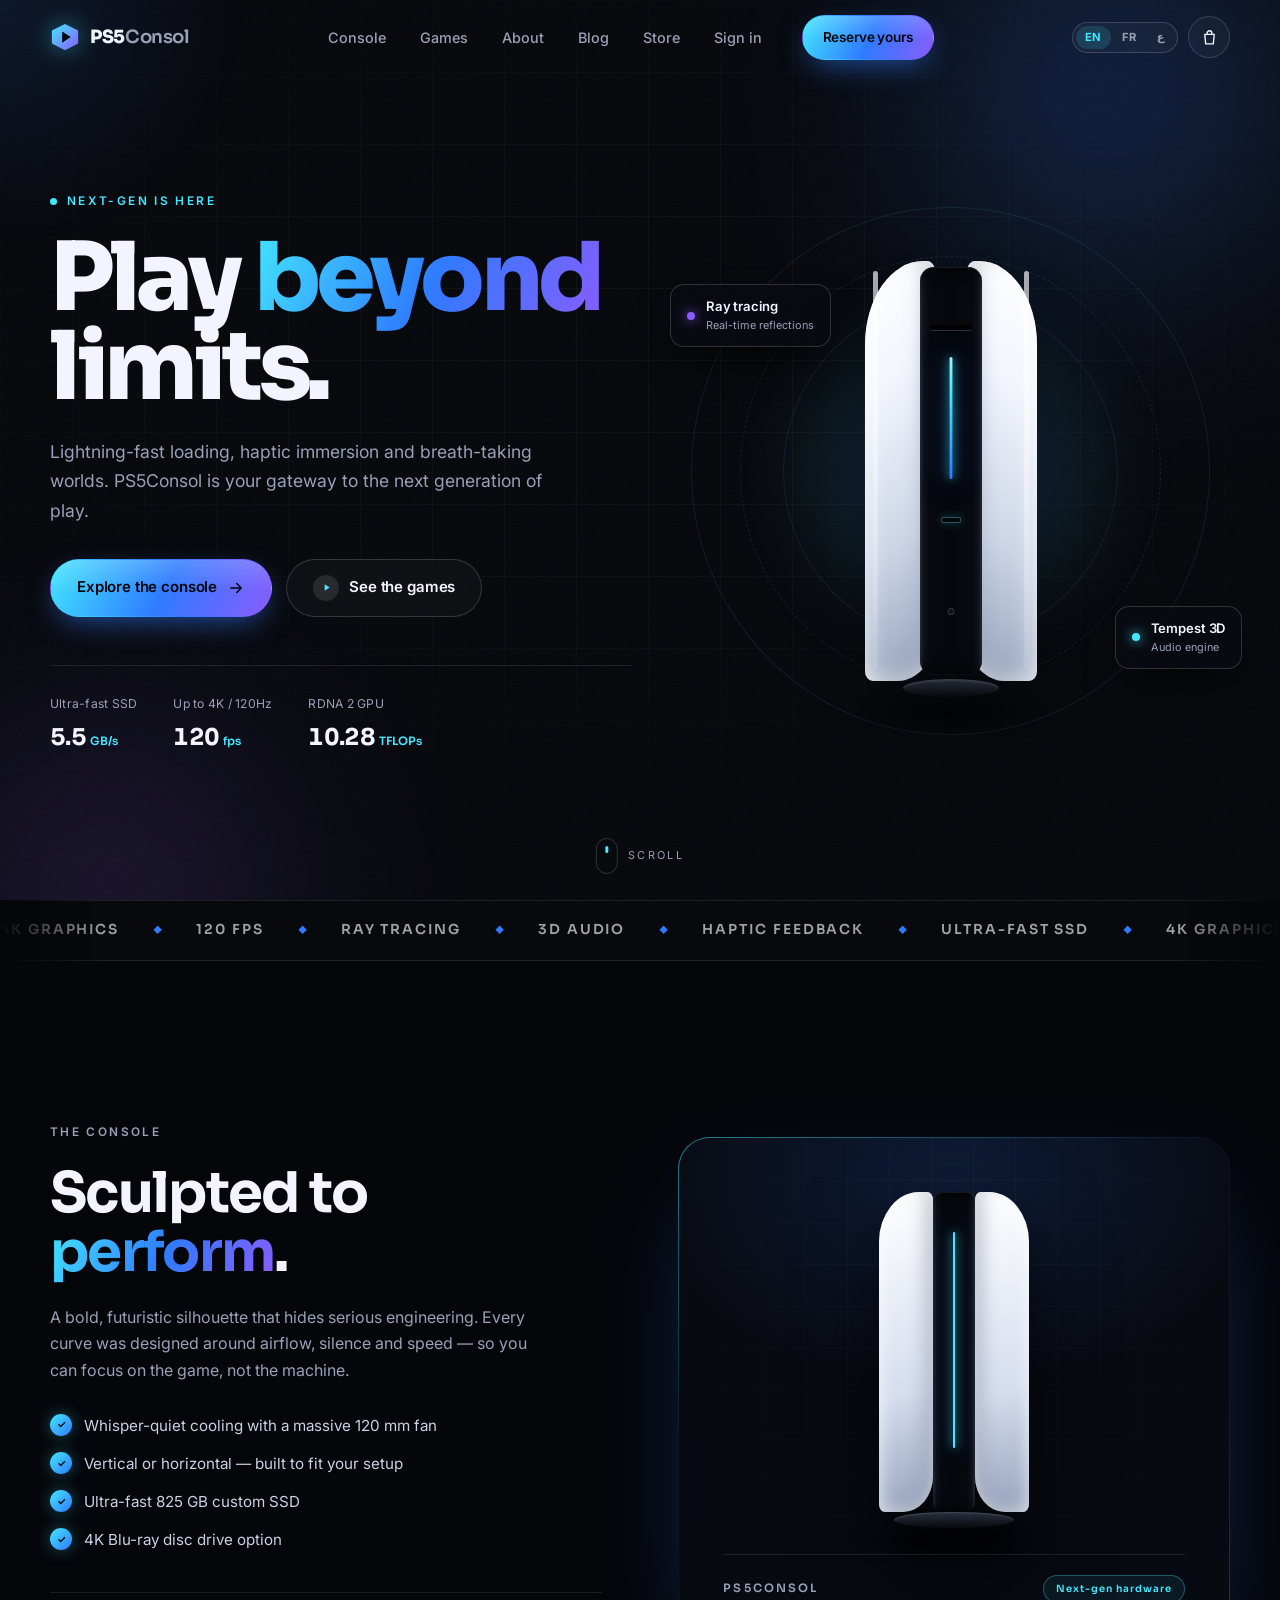
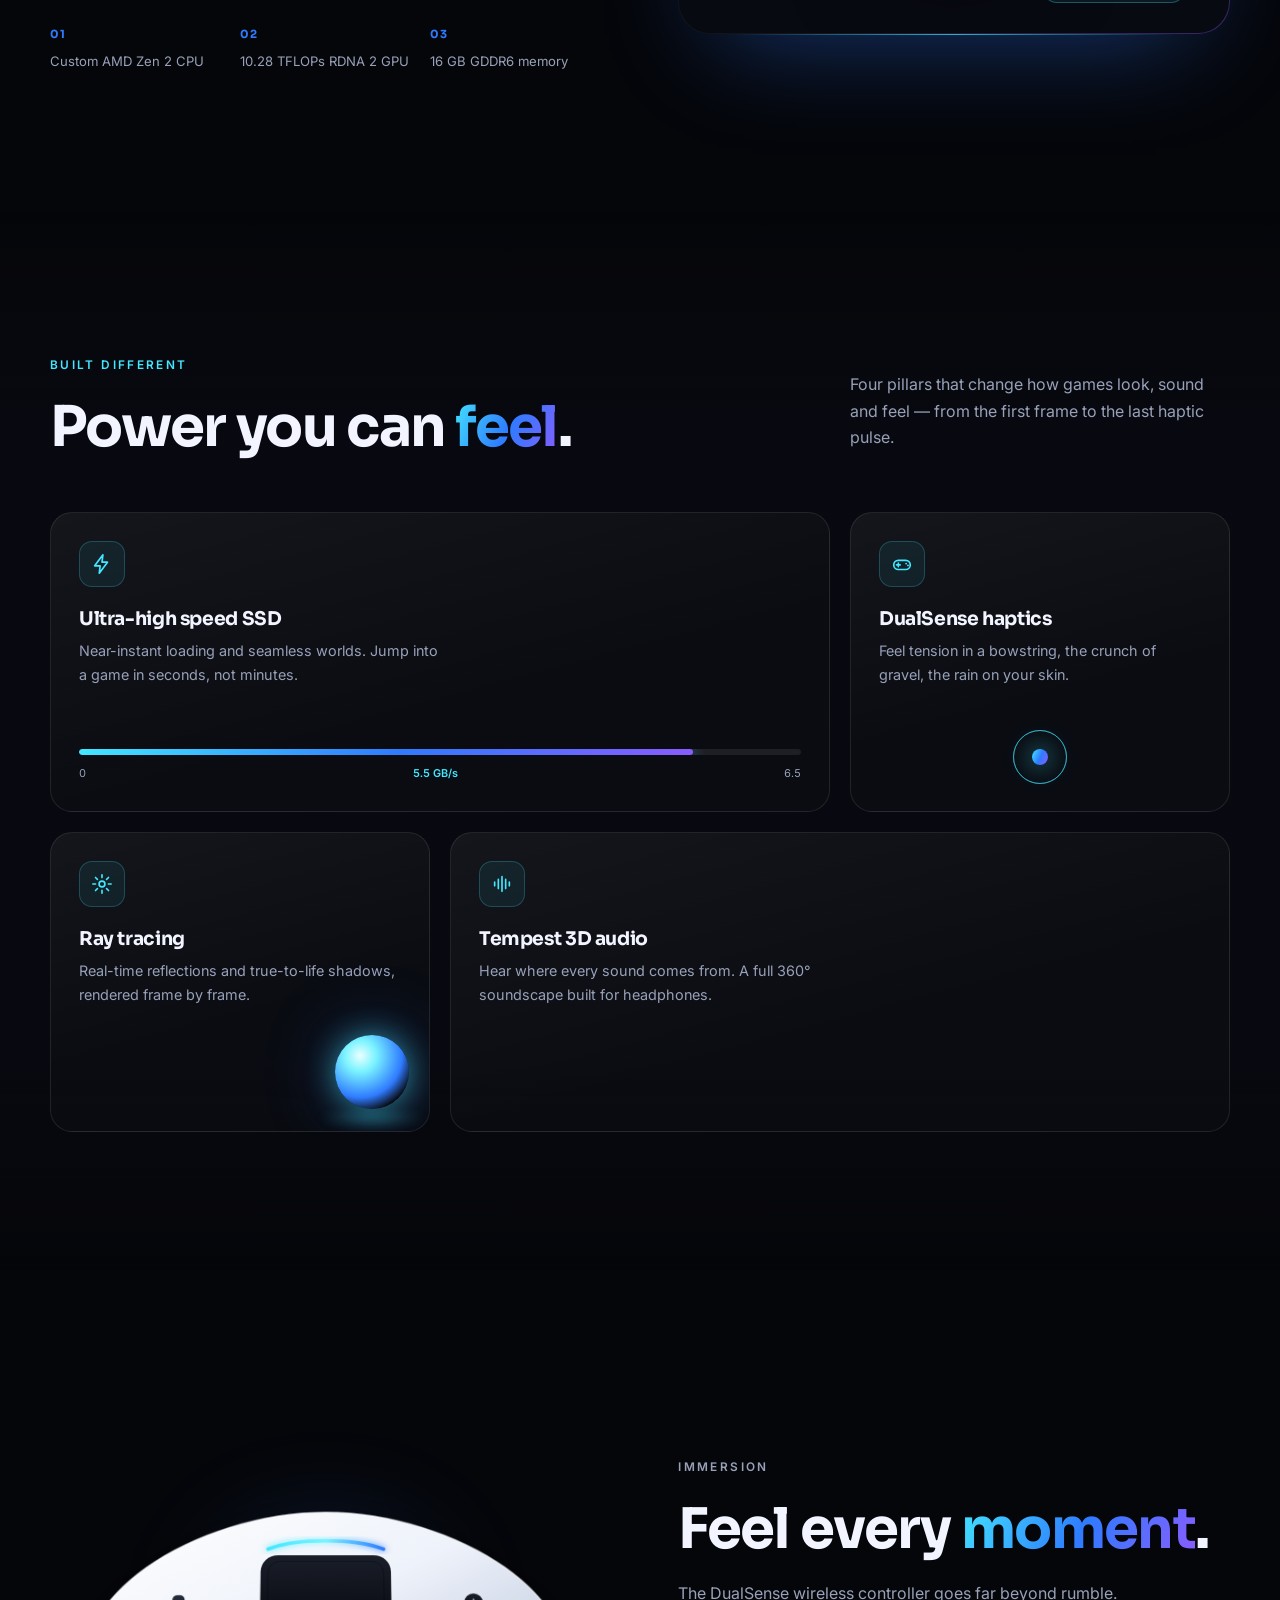
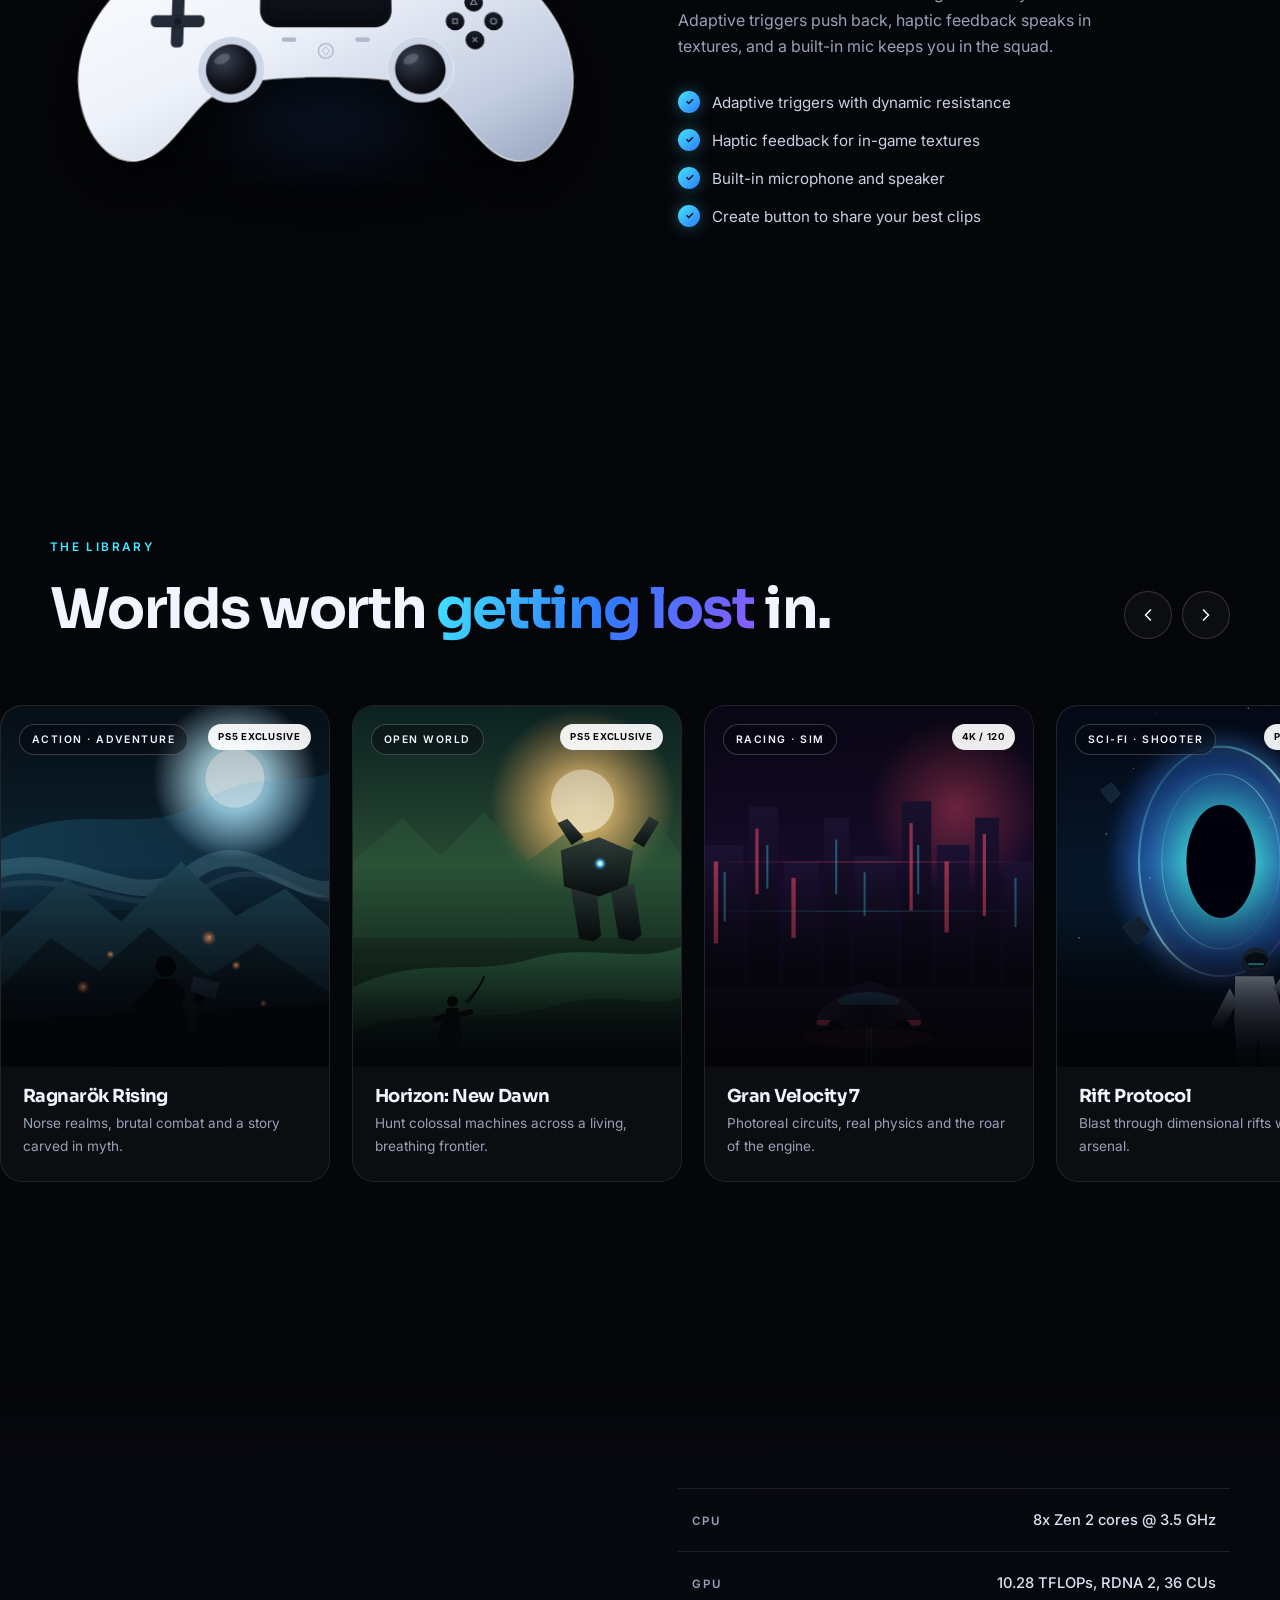
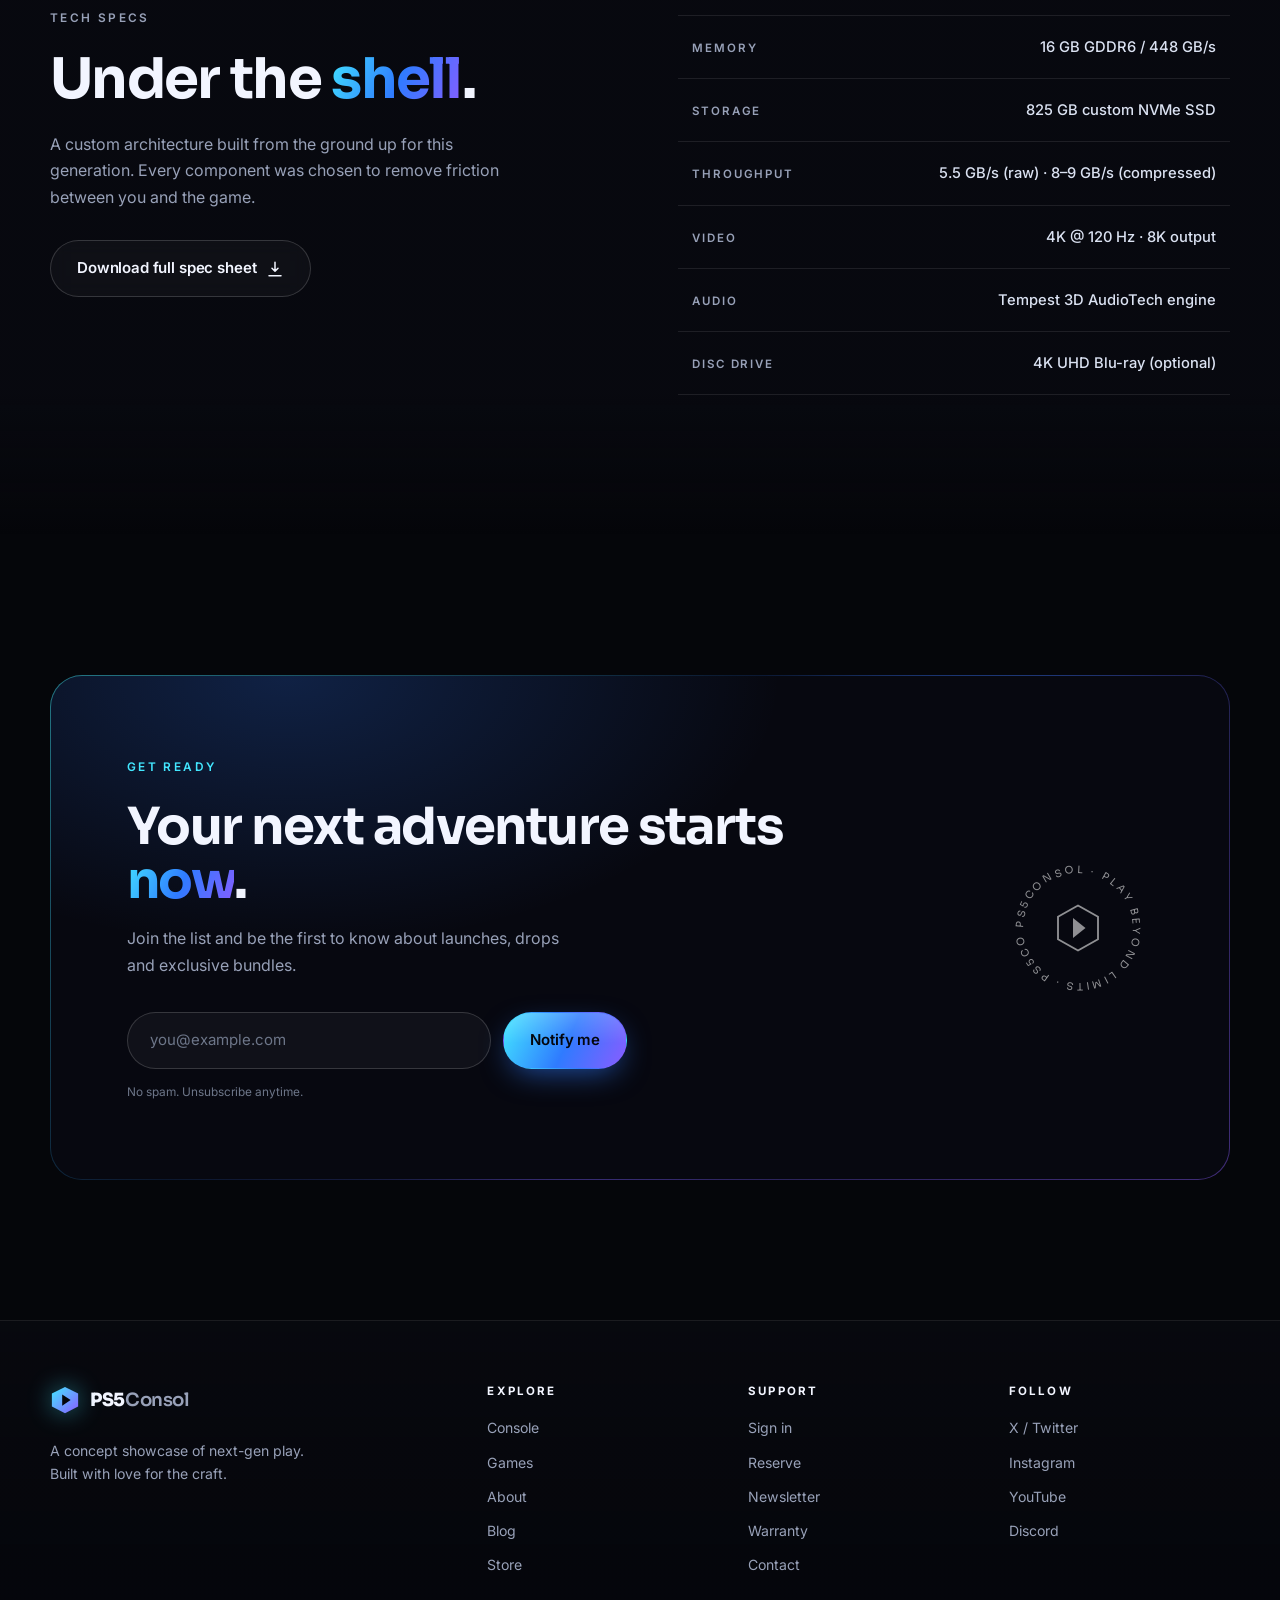
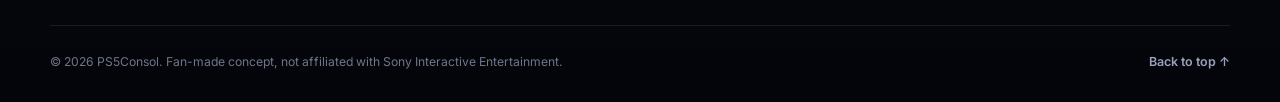
<file: index.html>
<!DOCTYPE html>
<html lang="en">
<head>
  <meta charset="UTF-8" />
  <meta name="viewport" content="width=device-width, initial-scale=1.0" />
  <title>PS5Consol — Play Beyond Limits</title>
  <meta name="description" content="PS5Consol is a concept showcase of the next generation of play: lightning-fast SSD, ray tracing, 3D audio and the DualSense controller." />
  <meta name="theme-color" content="#05060a" />
  <link rel="icon" href="data:image/svg+xml,%3Csvg xmlns='http://www.w3.org/2000/svg' viewBox='0 0 32 32'%3E%3Cdefs%3E%3ClinearGradient id='g' x1='0' y1='0' x2='1' y2='1'%3E%3Cstop offset='0' stop-color='%2343e7ff'/%3E%3Cstop offset='1' stop-color='%238a5cff'/%3E%3C/linearGradient%3E%3C/defs%3E%3Cpath d='M16 2 30 9v14L16 30 2 23V9z' fill='url(%23g)'/%3E%3Cpath d='M13 10l9 6-9 6z' fill='%2305060a'/%3E%3C/svg%3E" />
  <link rel="preconnect" href="https://fonts.googleapis.com" />
  <link rel="preconnect" href="https://fonts.gstatic.com" crossorigin />
  <link href="https://fonts.googleapis.com/css2?family=Inter:wght@400;500;600;700&family=Sora:wght@600;700;800&family=Tajawal:wght@400;500;700;800&display=swap" rel="stylesheet" />
  <link rel="stylesheet" href="assets/css/style.css" />
</head>
<body id="top" data-page="home">
  <a class="skip-link" href="#main" data-i18n="common.skip">Skip to content</a>

  <div class="progress" id="progress" aria-hidden="true"></div>
  <div class="cursor-glow" id="cursorGlow" aria-hidden="true"></div>

  <!-- ================= NAV ================= -->
  <header class="nav" id="nav">
    <div class="container nav-inner">
      <a class="brand" href="index.html" aria-label="PS5Consol home">
        <svg class="brand-mark" viewBox="0 0 32 32" aria-hidden="true">
          <defs>
            <linearGradient id="logoGrad" x1="0" y1="0" x2="1" y2="1">
              <stop offset="0" stop-color="#43e7ff" />
              <stop offset="1" stop-color="#8a5cff" />
            </linearGradient>
          </defs>
          <path d="M16 2 30 9v14L16 30 2 23V9z" fill="url(#logoGrad)" />
          <path d="M13 10l9 6-9 6z" fill="#05060a" />
        </svg>
        <span class="brand-text">PS5<span>Consol</span></span>
      </a>

      <nav class="nav-links" id="navLinks" aria-label="Main navigation">
        <a href="index.html#console" data-i18n="nav.console">Console</a>
        <a href="index.html#games" data-i18n="nav.games">Games</a>
        <a href="about.html" data-i18n="nav.about">About</a>
        <a href="blog.html" data-i18n="nav.blog">Blog</a>
        <a href="store.html" data-i18n="nav.store">Store</a>
        <a href="login.html" data-i18n="nav.login">Sign in</a>
        <a class="btn btn-primary btn-sm nav-cta" href="store.html" data-i18n="nav.reserve">Reserve yours</a>
      </nav>

      <div class="nav-tools">
        <div class="lang-switch" role="group" aria-label="Language" data-i18n-aria="nav.lang">
          <button class="lang-btn" type="button" data-lang="en">EN</button>
          <button class="lang-btn" type="button" data-lang="fr">FR</button>
          <button class="lang-btn" type="button" data-lang="ar">ع</button>
        </div>
        <a class="cart-btn" href="store.html" aria-label="Cart" data-i18n-aria="nav.cart">
          <svg viewBox="0 0 24 24" aria-hidden="true"><path d="M6 8h12l-1.2 12H7.2L6 8Z" fill="none" stroke="currentColor" stroke-width="1.7" stroke-linejoin="round"/><path d="M9 8V6.5a3 3 0 0 1 6 0V8" fill="none" stroke="currentColor" stroke-width="1.7" stroke-linecap="round"/></svg>
          <span class="cart-count" hidden>0</span>
        </a>
        <button class="nav-toggle" id="navToggle" aria-label="Open menu" aria-expanded="false" aria-controls="navLinks">
          <span></span><span></span>
        </button>
      </div>
    </div>
  </header>

  <main id="main">
    <!-- ================= HERO ================= -->
    <section class="hero">
      <div class="hero-bg" aria-hidden="true">
        <div class="orb orb-1"></div>
        <div class="orb orb-2"></div>
        <div class="grid-lines"></div>
        <div class="noise"></div>
      </div>

      <div class="container hero-grid">
        <div class="hero-copy">
          <p class="eyebrow reveal"><span class="status-dot"></span> <span data-i18n="home.hero.eyebrow">Next-gen is here</span></p>
          <h1 class="reveal" style="--d:.06s" data-i18n-html="home.hero.title">Play <span class="grad-text">beyond</span><br />limits.</h1>
          <p class="lead reveal" style="--d:.12s" data-i18n="home.hero.lead">
            Lightning-fast loading, haptic immersion and breath-taking worlds.
            PS5Consol is your gateway to the next generation of play.
          </p>
          <div class="hero-actions reveal" style="--d:.18s">
            <a class="btn btn-primary" href="#console">
              <span data-i18n="home.hero.cta1">Explore the console</span>
              <svg viewBox="0 0 24 24" aria-hidden="true"><path d="M5 12h14M13 6l6 6-6 6" fill="none" stroke="currentColor" stroke-width="2" stroke-linecap="round" stroke-linejoin="round"/></svg>
            </a>
            <a class="btn btn-ghost" href="#games">
              <span class="play-ico" aria-hidden="true">
                <svg viewBox="0 0 24 24"><path d="M8 5v14l11-7z" fill="currentColor"/></svg>
              </span>
              <span data-i18n="home.hero.cta2">See the games</span>
            </a>
          </div>

          <dl class="hero-stats reveal" style="--d:.24s">
            <div>
              <dt data-i18n="home.hero.stat1">Ultra-fast SSD</dt>
              <dd><span class="count" data-count="5.5" data-decimals="1">0</span><small>GB/s</small></dd>
            </div>
            <div>
              <dt data-i18n="home.hero.stat2">Up to 4K / 120Hz</dt>
              <dd><span class="count" data-count="120">0</span><small>fps</small></dd>
            </div>
            <div>
              <dt data-i18n="home.hero.stat3">RDNA 2 GPU</dt>
              <dd><span class="count" data-count="10.28" data-decimals="2">0</span><small>TFLOPs</small></dd>
            </div>
          </dl>
        </div>

        <div class="hero-art reveal" style="--d:.15s">
          <div class="console-stage" id="consoleStage" aria-hidden="true">
            <div class="stage-glow"></div>
            <div class="ring ring-1"></div>
            <div class="ring ring-2"></div>
            <div class="ring ring-3"></div>

            <div class="console-wrap" id="consoleWrap">
              <div class="console">
                <div class="plate plate-left"></div>
                <div class="core">
                  <div class="disc-slot"></div>
                  <div class="led"></div>
                  <div class="usb"></div>
                  <div class="power"></div>
                </div>
                <div class="plate plate-right"></div>
                <div class="stand"></div>
              </div>
              <div class="console-shadow"></div>
            </div>

            <div class="float-chip chip-1">
              <span class="chip-dot"></span>
              <div><strong data-i18n="home.hero.chip1Title">Ray tracing</strong><small data-i18n="home.hero.chip1Sub">Real-time reflections</small></div>
            </div>
            <div class="float-chip chip-2">
              <span class="chip-dot cyan"></span>
              <div><strong data-i18n="home.hero.chip2Title">Tempest 3D</strong><small data-i18n="home.hero.chip2Sub">Audio engine</small></div>
            </div>
          </div>
        </div>
      </div>

      <div class="scroll-hint" aria-hidden="true"><span class="mouse"></span><span data-i18n="home.hero.scroll">Scroll</span></div>
    </section>

    <!-- ================= MARQUEE ================= -->
    <div class="marquee" aria-hidden="true">
      <div class="marquee-track">
        <span data-i18n="home.marquee.m0">4K Graphics</span><i>◆</i><span data-i18n="home.marquee.m1">120 FPS</span><i>◆</i><span data-i18n="home.marquee.m2">Ray Tracing</span><i>◆</i><span data-i18n="home.marquee.m3">3D Audio</span><i>◆</i><span data-i18n="home.marquee.m4">Haptic Feedback</span><i>◆</i><span data-i18n="home.marquee.m5">Ultra-fast SSD</span><i>◆</i>
        <span data-i18n="home.marquee.m0">4K Graphics</span><i>◆</i><span data-i18n="home.marquee.m1">120 FPS</span><i>◆</i><span data-i18n="home.marquee.m2">Ray Tracing</span><i>◆</i><span data-i18n="home.marquee.m3">3D Audio</span><i>◆</i><span data-i18n="home.marquee.m4">Haptic Feedback</span><i>◆</i><span data-i18n="home.marquee.m5">Ultra-fast SSD</span><i>◆</i>
      </div>
    </div>

    <!-- ================= CONSOLE SHOWCASE ================= -->
    <section class="section console-section" id="console">
      <div class="container split">
        <div class="split-copy">
          <p class="eyebrow reveal" data-i18n="home.console.eyebrow">The console</p>
          <h2 class="reveal" style="--d:.05s" data-i18n-html="home.console.title">Sculpted to <span class="grad-text">perform</span>.</h2>
          <p class="reveal" style="--d:.1s" data-i18n="home.console.lead">
            A bold, futuristic silhouette that hides serious engineering. Every curve was designed
            around airflow, silence and speed — so you can focus on the game, not the machine.
          </p>

          <ul class="check-list reveal" style="--d:.15s">
            <li><span class="check">✓</span> <span data-i18n="home.console.check1">Whisper-quiet cooling with a massive 120&nbsp;mm fan</span></li>
            <li><span class="check">✓</span> <span data-i18n="home.console.check2">Vertical or horizontal — built to fit your setup</span></li>
            <li><span class="check">✓</span> <span data-i18n="home.console.check3">Ultra-fast 825&nbsp;GB custom SSD</span></li>
            <li><span class="check">✓</span> <span data-i18n="home.console.check4">4K Blu-ray disc drive option</span></li>
          </ul>

          <div class="mini-specs reveal" style="--d:.2s">
            <div><span>01</span><p data-i18n="home.console.mini1">Custom AMD Zen&nbsp;2 CPU</p></div>
            <div><span>02</span><p data-i18n="home.console.mini2">10.28 TFLOPs RDNA&nbsp;2 GPU</p></div>
            <div><span>03</span><p data-i18n="home.console.mini3">16&nbsp;GB GDDR6 memory</p></div>
          </div>
        </div>

        <div class="split-visual reveal" style="--d:.1s" aria-hidden="true">
          <div class="panel-frame">
            <div class="frame-inner">
              <div class="frame-console">
                <div class="fc-plate left"></div>
                <div class="fc-core"></div>
                <div class="fc-plate right"></div>
              </div>
              <div class="frame-caption">
                <span>PS5CONSOL</span>
                <span class="frame-pill" data-i18n="home.console.caption">Next-gen hardware</span>
              </div>
            </div>
            <div class="frame-line"></div>
          </div>
        </div>
      </div>
    </section>

    <!-- ================= FEATURES ================= -->
    <section class="section features-section" id="features">
      <div class="container">
        <div class="section-head">
          <div>
            <p class="eyebrow reveal" data-i18n="home.features.eyebrow">Built different</p>
            <h2 class="reveal" style="--d:.05s" data-i18n-html="home.features.title">Power you can <span class="grad-text">feel</span>.</h2>
          </div>
          <p class="section-sub reveal" style="--d:.1s" data-i18n="home.features.sub">
            Four pillars that change how games look, sound and feel — from the first frame
            to the last haptic pulse.
          </p>
        </div>

        <div class="bento">
          <article class="card card-wide reveal">
            <div class="card-icon">
              <svg viewBox="0 0 24 24" aria-hidden="true"><path d="M13 2 4 14h6l-1 8 9-12h-6z" fill="none" stroke="currentColor" stroke-width="1.8" stroke-linejoin="round"/></svg>
            </div>
            <h3 data-i18n="home.features.ssdTitle">Ultra-high speed SSD</h3>
            <p data-i18n="home.features.ssdDesc">Near-instant loading and seamless worlds. Jump into a game in seconds, not minutes.</p>
            <div class="speed-meter" aria-hidden="true">
              <div class="speed-track"><div class="speed-fill"></div></div>
              <div class="speed-labels"><span>0</span><span class="speed-value">5.5 GB/s</span><span>6.5</span></div>
            </div>
          </article>

          <article class="card reveal" style="--d:.06s">
            <div class="card-icon">
              <svg viewBox="0 0 24 24" aria-hidden="true"><rect x="3" y="8" width="18" height="10" rx="5" fill="none" stroke="currentColor" stroke-width="1.8"/><path d="M8 11v4M6 13h4" stroke="currentColor" stroke-width="1.8" stroke-linecap="round"/><circle cx="16.5" cy="11.5" r="1" fill="currentColor"/><circle cx="18.5" cy="13.5" r="1" fill="currentColor"/></svg>
            </div>
            <h3 data-i18n="home.features.hapticsTitle">DualSense haptics</h3>
            <p data-i18n="home.features.hapticsDesc">Feel tension in a bowstring, the crunch of gravel, the rain on your skin.</p>
            <div class="haptic-rings" aria-hidden="true"><i></i><i></i><i></i><span class="haptic-core"></span></div>
          </article>

          <article class="card reveal" style="--d:.12s">
            <div class="card-icon">
              <svg viewBox="0 0 24 24" aria-hidden="true"><circle cx="12" cy="12" r="3.2" fill="none" stroke="currentColor" stroke-width="1.8"/><path d="M12 2v3M12 19v3M2 12h3M19 12h3M4.9 4.9l2.1 2.1M17 17l2.1 2.1M19.1 4.9 17 7M7 17l-2.1 2.1" stroke="currentColor" stroke-width="1.8" stroke-linecap="round"/></svg>
            </div>
            <h3 data-i18n="home.features.rayTitle">Ray tracing</h3>
            <p data-i18n="home.features.rayDesc">Real-time reflections and true-to-life shadows, rendered frame by frame.</p>
            <div class="rays" aria-hidden="true"><i></i><i></i><i></i><i></i></div>
          </article>

          <article class="card card-wide reveal" style="--d:.18s">
            <div class="card-icon">
              <svg viewBox="0 0 24 24" aria-hidden="true"><path d="M4 10v4M8 7v10M12 4v16M16 7v10M20 10v4" stroke="currentColor" stroke-width="1.8" stroke-linecap="round"/></svg>
            </div>
            <h3 data-i18n="home.features.audioTitle">Tempest 3D audio</h3>
            <p data-i18n="home.features.audioDesc">Hear where every sound comes from. A full 360° soundscape built for headphones.</p>
            <div class="eq" aria-hidden="true"><i></i><i></i><i></i><i></i><i></i><i></i><i></i><i></i><i></i><i></i><i></i><i></i></div>
          </article>
        </div>
      </div>
    </section>

    <!-- ================= CONTROLLER / IMMERSION ================= -->
    <section class="section immersion-section" id="immersion">
      <div class="container split reverse">
        <div class="split-visual reveal" aria-hidden="true">
          <div class="controller-scene">
            <div class="controller-glow"></div>
            <svg class="controller-svg" viewBox="0 0 600 400" aria-hidden="true">
              <defs>
                <linearGradient id="ctrlBody" x1="0" y1="0" x2="1" y2="1">
                  <stop offset="0" stop-color="#ffffff" />
                  <stop offset="0.45" stop-color="#eef2fa" />
                  <stop offset="0.8" stop-color="#c2cce0" />
                  <stop offset="1" stop-color="#93a1bb" />
                </linearGradient>
                <linearGradient id="ctrlDark" x1="0" y1="0" x2="0" y2="1">
                  <stop offset="0" stop-color="#1a1e29" />
                  <stop offset="1" stop-color="#080a10" />
                </linearGradient>
                <linearGradient id="ctrlLed" x1="0" y1="0" x2="1" y2="0">
                  <stop offset="0" stop-color="#43e7ff" />
                  <stop offset="0.5" stop-color="#7af3ff" />
                  <stop offset="1" stop-color="#2f7bff" />
                </linearGradient>
                <radialGradient id="stickGrad" cx="0.35" cy="0.3" r="0.8">
                  <stop offset="0" stop-color="#3a4152" />
                  <stop offset="0.6" stop-color="#12151d" />
                  <stop offset="1" stop-color="#05060a" />
                </radialGradient>
                <filter id="softGlow" x="-50%" y="-50%" width="200%" height="200%">
                  <feGaussianBlur stdDeviation="4" result="blur" />
                  <feMerge>
                    <feMergeNode in="blur" />
                    <feMergeNode in="SourceGraphic" />
                  </feMerge>
                </filter>
                <filter id="bodyShadow" x="-20%" y="-20%" width="140%" height="160%">
                  <feDropShadow dx="0" dy="22" stdDeviation="20" flood-color="#000000" flood-opacity="0.55" />
                </filter>
              </defs>

              <g filter="url(#bodyShadow)">
                <path
                  d="M300 62 C372 62 448 88 498 126 C548 164 572 214 565 262 C558 308 530 342 499 338 C470 334 452 298 431 277 C411 257 380 248 300 248 C220 248 189 257 169 277 C148 298 130 334 101 338 C70 342 42 308 35 262 C28 214 52 164 102 126 C152 88 228 62 300 62 Z"
                  fill="url(#ctrlBody)"
                  stroke="#ffffff"
                  stroke-opacity="0.55"
                  stroke-width="1.5"
                />
              </g>

              <path d="M236 105 C268 92 332 92 364 105" fill="none" stroke="url(#ctrlLed)" stroke-width="4" stroke-linecap="round" filter="url(#softGlow)" />

              <rect x="228" y="112" width="144" height="82" rx="19" fill="url(#ctrlDark)" stroke="#ffffff" stroke-opacity="0.16" />
              <rect x="236" y="119" width="128" height="68" rx="14" fill="none" stroke="#000000" stroke-opacity="0.35" />

              <circle cx="198" cy="240" r="36" fill="#cdd6e6" stroke="#ffffff" stroke-opacity="0.5" />
              <circle cx="198" cy="240" r="27" fill="url(#stickGrad)" stroke="#000000" stroke-opacity="0.4" />
              <ellipse cx="188" cy="229" rx="9" ry="5" fill="#ffffff" opacity="0.18" transform="rotate(-25 188 229)" />

              <circle cx="402" cy="240" r="36" fill="#cdd6e6" stroke="#ffffff" stroke-opacity="0.5" />
              <circle cx="402" cy="240" r="27" fill="url(#stickGrad)" stroke="#000000" stroke-opacity="0.4" />
              <ellipse cx="392" cy="229" rx="9" ry="5" fill="#ffffff" opacity="0.18" transform="rotate(-25 392 229)" />

              <g fill="#232a38" stroke="#000000" stroke-opacity="0.35">
                <rect x="132" y="158" width="13" height="58" rx="5" />
                <rect x="109.5" y="180.5" width="58" height="13" rx="5" />
              </g>
              <circle cx="138.5" cy="187" r="4" fill="#151a24" />

              <g fill="url(#ctrlDark)" stroke="#000000" stroke-opacity="0.4">
                <circle cx="462" cy="166" r="10" />
                <circle cx="483" cy="187" r="10" />
                <circle cx="462" cy="208" r="10" />
                <circle cx="441" cy="187" r="10" />
              </g>
              <g fill="none" stroke="#8f9bb2" stroke-width="1.2" opacity="0.9">
                <path d="M462 162l3.5 6h-7z" />
                <circle cx="483" cy="187" r="3.2" />
                <path d="M459.5 205l5 5M464.5 205l-5 5" />
                <rect x="438.5" y="184.5" width="5" height="5" />
              </g>

              <rect x="252" y="205" width="16" height="5" rx="2.5" fill="#aab4c8" opacity="0.9" />
              <rect x="332" y="205" width="16" height="5" rx="2.5" fill="#aab4c8" opacity="0.9" />

              <circle cx="300" cy="220" r="8" fill="none" stroke="#aab4c8" stroke-width="1.4" />
              <path d="M300 215.5l4 4.5-4 4.5-4-4.5z" fill="none" stroke="#aab4c8" stroke-width="1" />
            </svg>
            <div class="ctrl-shadow"></div>
          </div>
        </div>

        <div class="split-copy">
          <p class="eyebrow reveal" data-i18n="home.immersion.eyebrow">Immersion</p>
          <h2 class="reveal" style="--d:.05s" data-i18n-html="home.immersion.title">Feel every <span class="grad-text">moment</span>.</h2>
          <p class="reveal" style="--d:.1s" data-i18n="home.immersion.lead">
            The DualSense wireless controller goes far beyond rumble. Adaptive triggers push back,
            haptic feedback speaks in textures, and a built-in mic keeps you in the squad.
          </p>
          <ul class="check-list reveal" style="--d:.15s">
            <li><span class="check">✓</span> <span data-i18n="home.immersion.check1">Adaptive triggers with dynamic resistance</span></li>
            <li><span class="check">✓</span> <span data-i18n="home.immersion.check2">Haptic feedback for in-game textures</span></li>
            <li><span class="check">✓</span> <span data-i18n="home.immersion.check3">Built-in microphone and speaker</span></li>
            <li><span class="check">✓</span> <span data-i18n="home.immersion.check4">Create button to share your best clips</span></li>
          </ul>
        </div>
      </div>
    </section>

    <!-- ================= GAMES ================= -->
    <section class="section games-section" id="games">
      <div class="container">
        <div class="section-head">
          <div>
            <p class="eyebrow reveal" data-i18n="home.games.eyebrow">The library</p>
            <h2 class="reveal" style="--d:.05s" data-i18n-html="home.games.title">Worlds worth <span class="grad-text">getting lost</span> in.</h2>
          </div>
          <div class="games-nav reveal" style="--d:.1s">
            <button class="circle-btn" id="gamesPrev" aria-label="Previous games">
              <svg viewBox="0 0 24 24"><path d="M15 6l-6 6 6 6" fill="none" stroke="currentColor" stroke-width="2" stroke-linecap="round" stroke-linejoin="round"/></svg>
            </button>
            <button class="circle-btn" id="gamesNext" aria-label="Next games">
              <svg viewBox="0 0 24 24"><path d="M9 6l6 6-6 6" fill="none" stroke="currentColor" stroke-width="2" stroke-linecap="round" stroke-linejoin="round"/></svg>
            </button>
          </div>
        </div>
      </div>

      <div class="games-track-wrap reveal" style="--d:.08s">
        <div class="games-track" id="gamesTrack">
          <article class="game-card">
            <div class="game-art art-1">
              <img class="game-cover" src="assets/img/covers/ragnarok.svg" alt="" loading="lazy" />
              <span class="game-tag" data-i18n="home.games.t1">Action&nbsp;·&nbsp;Adventure</span>
              <span class="game-badge" data-i18n="home.games.b1">PS5 Exclusive</span>
            </div>
            <div class="game-meta">
              <h3>Ragnarök Rising</h3>
              <p data-i18n="home.games.g1">Norse realms, brutal combat and a story carved in myth.</p>
            </div>
          </article>

          <article class="game-card">
            <div class="game-art art-2">
              <img class="game-cover" src="assets/img/covers/horizon.svg" alt="" loading="lazy" />
              <span class="game-tag" data-i18n="home.games.t2">Open&nbsp;World</span>
              <span class="game-badge" data-i18n="home.games.b2">PS5 Exclusive</span>
            </div>
            <div class="game-meta">
              <h3>Horizon: New Dawn</h3>
              <p data-i18n="home.games.g2">Hunt colossal machines across a living, breathing frontier.</p>
            </div>
          </article>

          <article class="game-card">
            <div class="game-art art-3">
              <img class="game-cover" src="assets/img/covers/velocity.svg" alt="" loading="lazy" />
              <span class="game-tag" data-i18n="home.games.t3">Racing&nbsp;·&nbsp;Sim</span>
              <span class="game-badge" data-i18n="home.games.b3">4K / 120</span>
            </div>
            <div class="game-meta">
              <h3>Gran Velocity 7</h3>
              <p data-i18n="home.games.g3">Photoreal circuits, real physics and the roar of the engine.</p>
            </div>
          </article>

          <article class="game-card">
            <div class="game-art art-4">
              <img class="game-cover" src="assets/img/covers/rift.svg" alt="" loading="lazy" />
              <span class="game-tag" data-i18n="home.games.t4">Sci-Fi&nbsp;·&nbsp;Shooter</span>
              <span class="game-badge" data-i18n="home.games.b4">PS5 Exclusive</span>
            </div>
            <div class="game-meta">
              <h3>Rift Protocol</h3>
              <p data-i18n="home.games.g4">Blast through dimensional rifts with a living arsenal.</p>
            </div>
          </article>

          <article class="game-card">
            <div class="game-art art-5">
              <img class="game-cover" src="assets/img/covers/shadow.svg" alt="" loading="lazy" />
              <span class="game-tag" data-i18n="home.games.t5">Fighting</span>
              <span class="game-badge" data-i18n="home.games.b5">Haptic&nbsp;Ready</span>
            </div>
            <div class="game-meta">
              <h3>Shadow Clash</h3>
              <p data-i18n="home.games.g5">Master the roster. Every hit lands with weight and feedback.</p>
            </div>
          </article>
        </div>
      </div>
    </section>

    <!-- ================= SPECS ================= -->
    <section class="section specs-section" id="specs">
      <div class="container split">
        <div class="split-copy">
          <p class="eyebrow reveal" data-i18n="home.specs.eyebrow">Tech specs</p>
          <h2 class="reveal" style="--d:.05s" data-i18n-html="home.specs.title">Under the <span class="grad-text">shell</span>.</h2>
          <p class="reveal" style="--d:.1s" data-i18n="home.specs.lead">
            A custom architecture built from the ground up for this generation. Every component
            was chosen to remove friction between you and the game.
          </p>
          <a class="btn btn-ghost reveal" style="--d:.15s" href="#reserve">
            <span data-i18n="home.specs.cta">Download full spec sheet</span>
            <svg viewBox="0 0 24 24" aria-hidden="true"><path d="M12 3v12m0 0 4-4m-4 4-4-4M4 21h16" fill="none" stroke="currentColor" stroke-width="2" stroke-linecap="round" stroke-linejoin="round"/></svg>
          </a>
        </div>

        <div class="spec-table reveal" style="--d:.1s">
          <div class="spec-row"><span data-i18n="home.specs.r1">CPU</span><strong>8x Zen 2 cores @ 3.5 GHz</strong></div>
          <div class="spec-row"><span data-i18n="home.specs.r2">GPU</span><strong>10.28 TFLOPs, RDNA 2, 36 CUs</strong></div>
          <div class="spec-row"><span data-i18n="home.specs.r3">Memory</span><strong>16 GB GDDR6 / 448 GB/s</strong></div>
          <div class="spec-row"><span data-i18n="home.specs.r4">Storage</span><strong>825 GB custom NVMe SSD</strong></div>
          <div class="spec-row"><span data-i18n="home.specs.r5">Throughput</span><strong>5.5 GB/s (raw) · 8–9 GB/s (compressed)</strong></div>
          <div class="spec-row"><span data-i18n="home.specs.r6">Video</span><strong>4K @ 120 Hz · 8K output</strong></div>
          <div class="spec-row"><span data-i18n="home.specs.r7">Audio</span><strong>Tempest 3D AudioTech engine</strong></div>
          <div class="spec-row"><span data-i18n="home.specs.r8">Disc drive</span><strong>4K UHD Blu-ray (optional)</strong></div>
        </div>
      </div>
    </section>

    <!-- ================= CTA / RESERVE ================= -->
    <section class="section cta-section" id="reserve">
      <div class="container">
        <div class="cta-panel reveal">
          <div class="cta-orb cta-orb-1" aria-hidden="true"></div>
          <div class="cta-orb cta-orb-2" aria-hidden="true"></div>
          <div class="cta-content">
            <p class="eyebrow" data-i18n="home.cta.eyebrow">Get ready</p>
            <h2 data-i18n-html="home.cta.title">Your next adventure starts <span class="grad-text">now</span>.</h2>
            <p data-i18n="home.cta.lead">Join the list and be the first to know about launches, drops and exclusive bundles.</p>

            <form class="cta-form" id="ctaForm" novalidate>
              <label class="sr-only" for="email" data-i18n="common.email">Email address</label>
              <input id="email" name="email" type="email" placeholder="you@example.com" data-i18n-placeholder="home.cta.placeholder" autocomplete="email" required />
              <button class="btn btn-primary" type="submit" data-i18n="home.cta.button">Notify me</button>
            </form>
            <p class="form-note" data-i18n="home.cta.note">No spam. Unsubscribe anytime.</p>
          </div>
          <div class="cta-badge" aria-hidden="true">
            <svg viewBox="0 0 120 120">
              <defs>
                <path id="circlePath" d="M60,60 m-44,0 a44,44 0 1,1 88,0 a44,44 0 1,1 -88,0" />
              </defs>
              <text>
                <textPath href="#circlePath">PS5CONSOL · PLAY BEYOND LIMITS · PS5CONSOL · PLAY BEYOND LIMITS ·</textPath>
              </text>
              <path d="M60 42l16 9v18l-16 9-16-9V51z" fill="none" stroke="currentColor" stroke-width="1.5"/>
              <path d="M56 52l10 8-10 8z" fill="currentColor"/>
            </svg>
          </div>
        </div>
      </div>
    </section>
  </main>

  <!-- ================= FOOTER ================= -->
  <footer class="footer">
    <div class="container footer-grid">
      <div class="footer-brand">
        <a class="brand" href="index.html" aria-label="PS5Consol home">
          <svg class="brand-mark" viewBox="0 0 32 32" aria-hidden="true">
            <path d="M16 2 30 9v14L16 30 2 23V9z" fill="url(#logoGrad)" />
            <path d="M13 10l9 6-9 6z" fill="#05060a" />
          </svg>
          <span class="brand-text">PS5<span>Consol</span></span>
        </a>
        <p data-i18n="footer.tagline">A concept showcase of next-gen play. Built with love for the craft.</p>
      </div>

      <div class="footer-col">
        <h4 data-i18n="footer.explore">Explore</h4>
        <a href="index.html#console" data-i18n="nav.console">Console</a>
        <a href="index.html#games" data-i18n="nav.games">Games</a>
        <a href="about.html" data-i18n="nav.about">About</a>
        <a href="blog.html" data-i18n="nav.blog">Blog</a>
        <a href="store.html" data-i18n="nav.store">Store</a>
      </div>

      <div class="footer-col">
        <h4 data-i18n="footer.support">Support</h4>
        <a href="login.html" data-i18n="nav.login">Sign in</a>
        <a href="index.html#reserve" data-i18n="footer.reserve">Reserve</a>
        <a href="index.html#reserve" data-i18n="footer.newsletter">Newsletter</a>
        <a href="store.html" data-i18n="footer.warranty">Warranty</a>
        <a href="about.html" data-i18n="footer.contact">Contact</a>
      </div>

      <div class="footer-col">
        <h4 data-i18n="footer.follow">Follow</h4>
        <a href="#" rel="noopener">X / Twitter</a>
        <a href="#" rel="noopener">Instagram</a>
        <a href="#" rel="noopener">YouTube</a>
        <a href="#" rel="noopener">Discord</a>
      </div>
    </div>

    <div class="container footer-bottom">
      <p>© <span id="year">2026</span> PS5Consol. <span data-i18n="footer.disclaimer">Fan-made concept, not affiliated with Sony Interactive Entertainment.</span></p>
      <a class="to-top" href="#top" data-i18n="footer.backToTop">Back to top ↑</a>
    </div>
  </footer>

  <div class="toast" id="toast" role="status" aria-live="polite"></div>

  <script src="assets/js/i18n.js" defer></script>
  <script src="assets/js/cart.js" defer></script>
  <script src="assets/js/main.js" defer></script>
</body>
</html>
</file>
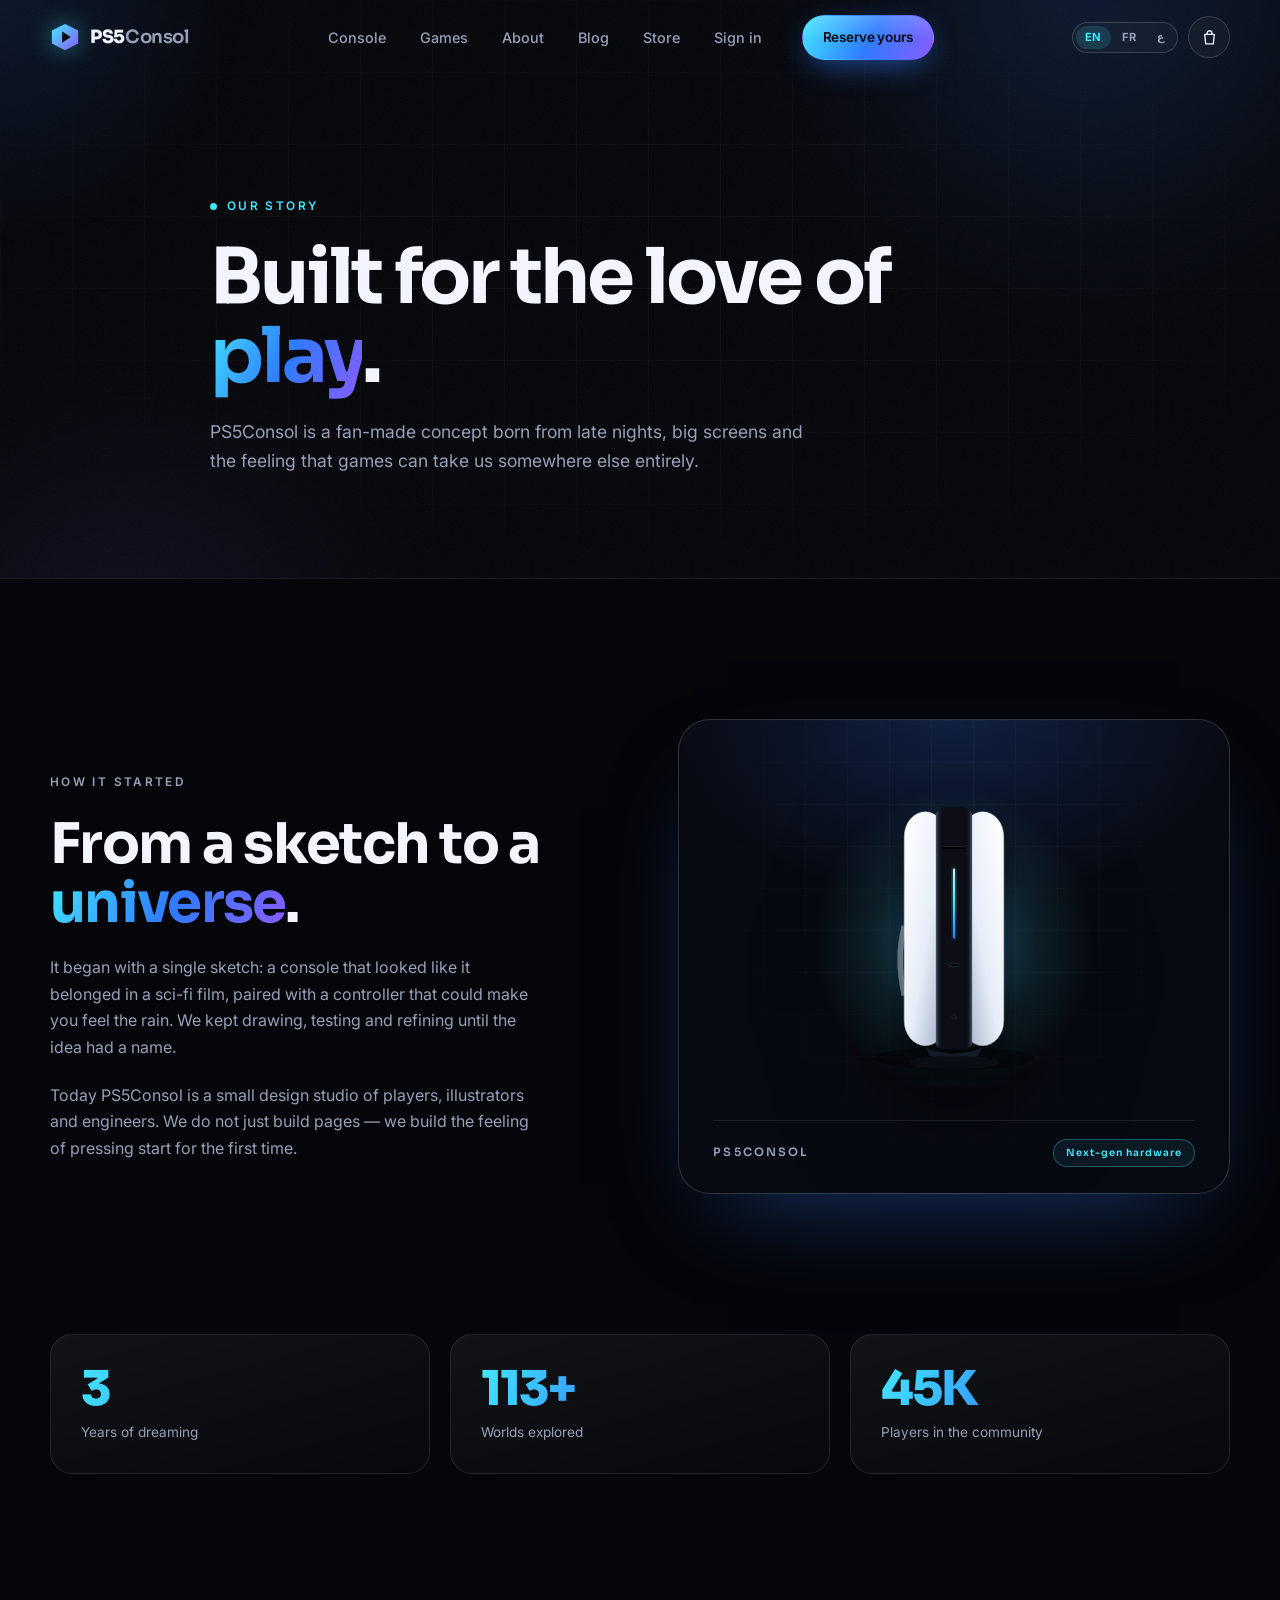
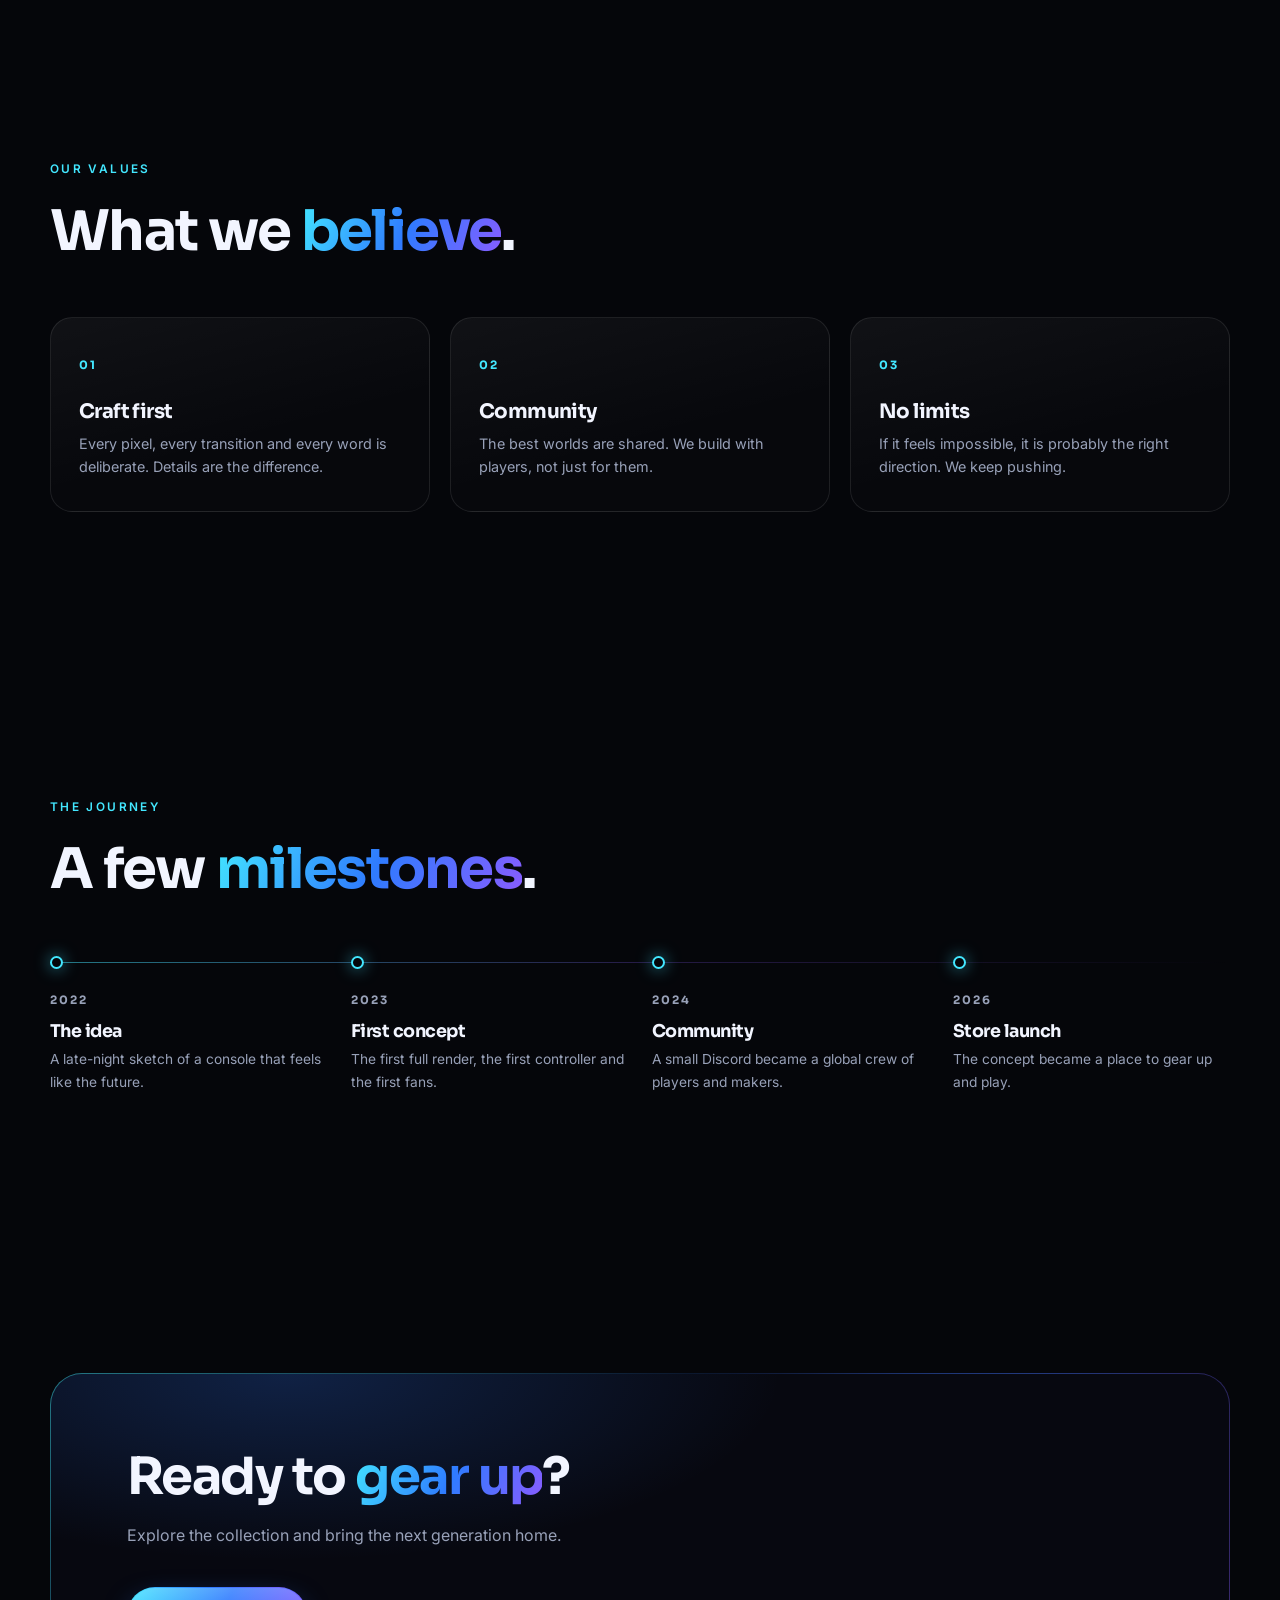
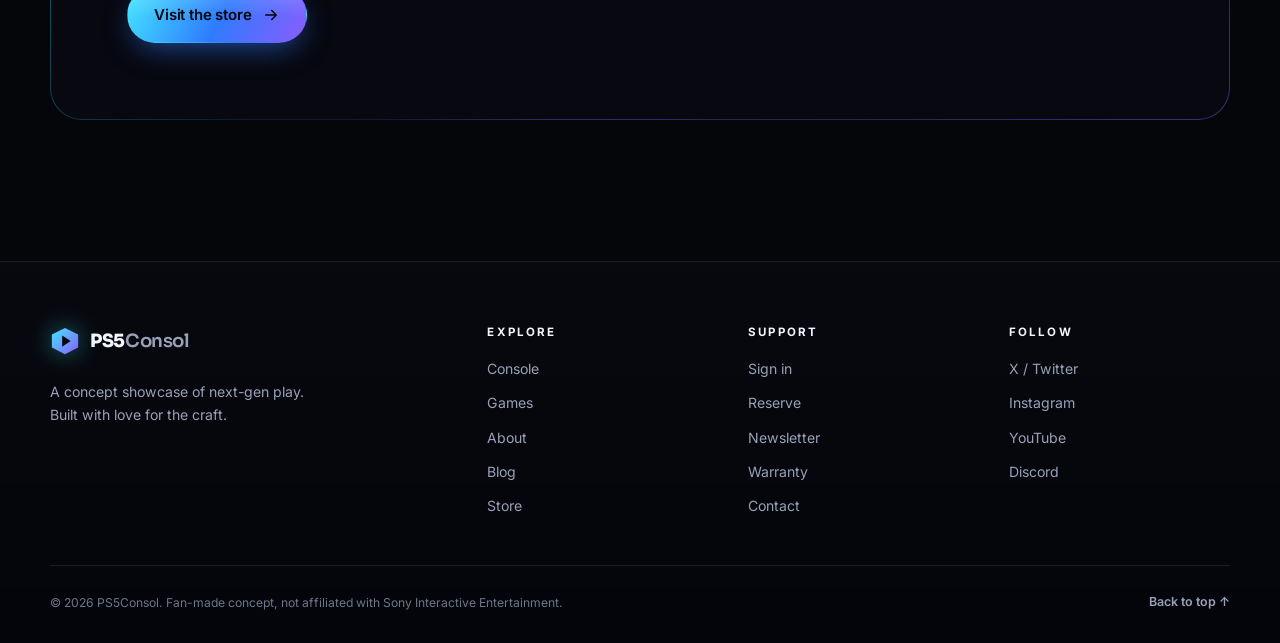
<file: about.html>
<!DOCTYPE html>
<html lang="en">
<head>
  <meta charset="UTF-8" />
  <meta name="viewport" content="width=device-width, initial-scale=1.0" />
  <title>About — PS5Consol</title>
  <meta name="description" content="The story behind PS5Consol: a fan-made concept built for the love of play." />
  <meta name="theme-color" content="#05060a" />
  <link rel="icon" href="data:image/svg+xml,%3Csvg xmlns='http://www.w3.org/2000/svg' viewBox='0 0 32 32'%3E%3Cdefs%3E%3ClinearGradient id='g' x1='0' y1='0' x2='1' y2='1'%3E%3Cstop offset='0' stop-color='%2343e7ff'/%3E%3Cstop offset='1' stop-color='%238a5cff'/%3E%3C/linearGradient%3E%3C/defs%3E%3Cpath d='M16 2 30 9v14L16 30 2 23V9z' fill='url(%23g)'/%3E%3Cpath d='M13 10l9 6-9 6z' fill='%2305060a'/%3E%3C/svg%3E" />
  <link rel="preconnect" href="https://fonts.googleapis.com" />
  <link rel="preconnect" href="https://fonts.gstatic.com" crossorigin />
  <link href="https://fonts.googleapis.com/css2?family=Inter:wght@400;500;600;700&family=Sora:wght@600;700;800&family=Tajawal:wght@400;500;700;800&display=swap" rel="stylesheet" />
  <link rel="stylesheet" href="assets/css/style.css" />
</head>
<body id="top" data-page="about">
  <a class="skip-link" href="#main" data-i18n="common.skip">Skip to content</a>

  <div class="progress" id="progress" aria-hidden="true"></div>
  <div class="cursor-glow" id="cursorGlow" aria-hidden="true"></div>

  <header class="nav" id="nav">
    <div class="container nav-inner">
      <a class="brand" href="index.html" aria-label="PS5Consol home">
        <svg class="brand-mark" viewBox="0 0 32 32" aria-hidden="true">
          <defs>
            <linearGradient id="logoGrad" x1="0" y1="0" x2="1" y2="1">
              <stop offset="0" stop-color="#43e7ff" />
              <stop offset="1" stop-color="#8a5cff" />
            </linearGradient>
          </defs>
          <path d="M16 2 30 9v14L16 30 2 23V9z" fill="url(#logoGrad)" />
          <path d="M13 10l9 6-9 6z" fill="#05060a" />
        </svg>
        <span class="brand-text">PS5<span>Consol</span></span>
      </a>

      <nav class="nav-links" id="navLinks" aria-label="Main navigation">
        <a href="index.html#console" data-i18n="nav.console">Console</a>
        <a href="index.html#games" data-i18n="nav.games">Games</a>
        <a href="about.html" data-i18n="nav.about">About</a>
        <a href="blog.html" data-i18n="nav.blog">Blog</a>
        <a href="store.html" data-i18n="nav.store">Store</a>
        <a href="login.html" data-i18n="nav.login">Sign in</a>
        <a class="btn btn-primary btn-sm nav-cta" href="store.html" data-i18n="nav.reserve">Reserve yours</a>
      </nav>

      <div class="nav-tools">
        <div class="lang-switch" role="group" aria-label="Language" data-i18n-aria="nav.lang">
          <button class="lang-btn" type="button" data-lang="en">EN</button>
          <button class="lang-btn" type="button" data-lang="fr">FR</button>
          <button class="lang-btn" type="button" data-lang="ar">ع</button>
        </div>
        <a class="cart-btn" href="store.html" aria-label="Cart" data-i18n-aria="nav.cart">
          <svg viewBox="0 0 24 24" aria-hidden="true"><path d="M6 8h12l-1.2 12H7.2L6 8Z" fill="none" stroke="currentColor" stroke-width="1.7" stroke-linejoin="round"/><path d="M9 8V6.5a3 3 0 0 1 6 0V8" fill="none" stroke="currentColor" stroke-width="1.7" stroke-linecap="round"/></svg>
          <span class="cart-count" hidden>0</span>
        </a>
        <button class="nav-toggle" id="navToggle" aria-label="Open menu" aria-expanded="false" aria-controls="navLinks">
          <span></span><span></span>
        </button>
      </div>
    </div>
  </header>

  <main id="main">
    <section class="page-hero">
      <div class="page-hero-bg" aria-hidden="true">
        <div class="orb orb-1"></div>
        <div class="orb orb-2"></div>
        <div class="grid-lines"></div>
        <div class="noise"></div>
      </div>
      <div class="container page-hero-inner">
        <p class="eyebrow reveal"><span class="status-dot"></span> <span data-i18n="about.hero.eyebrow">Our story</span></p>
        <h1 class="reveal" style="--d:.05s" data-i18n-html="about.hero.title">Built for the love of <span class="grad-text">play</span>.</h1>
        <p class="lead reveal" style="--d:.1s" data-i18n="about.hero.lead">
          PS5Consol is a fan-made concept born from late nights, big screens and the feeling that games can take us somewhere else entirely.
        </p>
      </div>
    </section>

    <section class="section">
      <div class="container split">
        <div class="split-copy">
          <p class="eyebrow reveal" data-i18n="about.story.eyebrow">How it started</p>
          <h2 class="reveal" style="--d:.05s" data-i18n-html="about.story.title">From a sketch to a <span class="grad-text">universe</span>.</h2>
          <p class="reveal" style="--d:.1s" data-i18n="about.story.p1">
            It began with a single sketch: a console that looked like it belonged in a sci-fi film, paired with a controller that could make you feel the rain.
          </p>
          <p class="reveal" style="--d:.14s" data-i18n="about.story.p2">
            Today PS5Consol is a small design studio of players, illustrators and engineers. We build the feeling of pressing start for the first time.
          </p>
        </div>

        <div class="split-visual reveal" style="--d:.1s">
          <div class="about-visual">
            <img class="about-shot" src="assets/img/products/console.svg" alt="" loading="lazy" />
            <div class="about-visual-caption">
              <span>PS5CONSOL</span>
              <span class="frame-pill" data-i18n="home.console.caption">Next-gen hardware</span>
            </div>
          </div>
        </div>
      </div>
    </section>

    <section class="section stats-section">
      <div class="container">
        <div class="stats-row">
          <div class="stat-card reveal">
            <strong><span class="count" data-count="3">0</span></strong>
            <span data-i18n="about.story.stat1">Years of dreaming</span>
          </div>
          <div class="stat-card reveal" style="--d:.06s">
            <strong><span class="count" data-count="120">0</span>+</strong>
            <span data-i18n="about.story.stat2">Worlds explored</span>
          </div>
          <div class="stat-card reveal" style="--d:.12s">
            <strong><span class="count" data-count="48">0</span>K</strong>
            <span data-i18n="about.story.stat3">Players in the community</span>
          </div>
        </div>
      </div>
    </section>

    <section class="section values-section">
      <div class="container">
        <div class="section-head">
          <div>
            <p class="eyebrow reveal" data-i18n="about.values.eyebrow">Our values</p>
            <h2 class="reveal" style="--d:.05s" data-i18n-html="about.values.title">What we <span class="grad-text">believe</span>.</h2>
          </div>
        </div>

        <div class="value-grid">
          <article class="value-card reveal">
            <span class="value-num">01</span>
            <h3 data-i18n="about.values.v1Title">Craft first</h3>
            <p data-i18n="about.values.v1Desc">Every pixel, every transition and every word is deliberate. Details are the difference.</p>
          </article>
          <article class="value-card reveal" style="--d:.06s">
            <span class="value-num">02</span>
            <h3 data-i18n="about.values.v2Title">Community</h3>
            <p data-i18n="about.values.v2Desc">The best worlds are shared. We build with players, not just for them.</p>
          </article>
          <article class="value-card reveal" style="--d:.12s">
            <span class="value-num">03</span>
            <h3 data-i18n="about.values.v3Title">No limits</h3>
            <p data-i18n="about.values.v3Desc">If it feels impossible, it is probably the right direction. We keep pushing.</p>
          </article>
        </div>
      </div>
    </section>

    <section class="section timeline-section">
      <div class="container">
        <div class="section-head">
          <div>
            <p class="eyebrow reveal" data-i18n="about.timeline.eyebrow">The journey</p>
            <h2 class="reveal" style="--d:.05s" data-i18n-html="about.timeline.title">A few <span class="grad-text">milestones</span>.</h2>
          </div>
        </div>

        <ol class="timeline">
          <li class="timeline-item reveal">
            <span class="time-year">2022</span>
            <h3 data-i18n="about.timeline.y1Title">The idea</h3>
            <p data-i18n="about.timeline.y1Desc">A late-night sketch of a console that feels like the future.</p>
          </li>
          <li class="timeline-item reveal" style="--d:.06s">
            <span class="time-year">2023</span>
            <h3 data-i18n="about.timeline.y2Title">First concept</h3>
            <p data-i18n="about.timeline.y2Desc">The first full render, the first controller and the first fans.</p>
          </li>
          <li class="timeline-item reveal" style="--d:.12s">
            <span class="time-year">2024</span>
            <h3 data-i18n="about.timeline.y3Title">Community</h3>
            <p data-i18n="about.timeline.y3Desc">A small Discord became a global crew of players and makers.</p>
          </li>
          <li class="timeline-item reveal" style="--d:.18s">
            <span class="time-year">2026</span>
            <h3 data-i18n="about.timeline.y4Title">Store launch</h3>
            <p data-i18n="about.timeline.y4Desc">The concept became a place to gear up and play.</p>
          </li>
        </ol>
      </div>
    </section>

    <section class="section cta-section">
      <div class="container">
        <div class="cta-panel reveal">
          <div class="cta-orb cta-orb-1" aria-hidden="true"></div>
          <div class="cta-orb cta-orb-2" aria-hidden="true"></div>
          <div class="cta-content about-cta">
            <h2 data-i18n-html="about.cta.title">Ready to <span class="grad-text">gear up</span>?</h2>
            <p data-i18n="about.cta.lead">Explore the collection and bring the next generation home.</p>
            <a class="btn btn-primary" href="store.html">
              <span data-i18n="about.cta.button">Visit the store</span>
              <svg viewBox="0 0 24 24" aria-hidden="true"><path d="M5 12h14M13 6l6 6-6 6" fill="none" stroke="currentColor" stroke-width="2" stroke-linecap="round" stroke-linejoin="round"/></svg>
            </a>
          </div>
        </div>
      </div>
    </section>
  </main>

  <footer class="footer">
    <div class="container footer-grid">
      <div class="footer-brand">
        <a class="brand" href="index.html" aria-label="PS5Consol home">
          <svg class="brand-mark" viewBox="0 0 32 32" aria-hidden="true">
            <path d="M16 2 30 9v14L16 30 2 23V9z" fill="url(#logoGrad)" />
            <path d="M13 10l9 6-9 6z" fill="#05060a" />
          </svg>
          <span class="brand-text">PS5<span>Consol</span></span>
        </a>
        <p data-i18n="footer.tagline">A concept showcase of next-gen play. Built with love for the craft.</p>
      </div>

      <div class="footer-col">
        <h4 data-i18n="footer.explore">Explore</h4>
        <a href="index.html#console" data-i18n="nav.console">Console</a>
        <a href="index.html#games" data-i18n="nav.games">Games</a>
        <a href="about.html" data-i18n="nav.about">About</a>
        <a href="blog.html" data-i18n="nav.blog">Blog</a>
        <a href="store.html" data-i18n="nav.store">Store</a>
      </div>

      <div class="footer-col">
        <h4 data-i18n="footer.support">Support</h4>
        <a href="login.html" data-i18n="nav.login">Sign in</a>
        <a href="index.html#reserve" data-i18n="footer.reserve">Reserve</a>
        <a href="index.html#reserve" data-i18n="footer.newsletter">Newsletter</a>
        <a href="store.html" data-i18n="footer.warranty">Warranty</a>
        <a href="about.html" data-i18n="footer.contact">Contact</a>
      </div>

      <div class="footer-col">
        <h4 data-i18n="footer.follow">Follow</h4>
        <a href="#" rel="noopener">X / Twitter</a>
        <a href="#" rel="noopener">Instagram</a>
        <a href="#" rel="noopener">YouTube</a>
        <a href="#" rel="noopener">Discord</a>
      </div>
    </div>

    <div class="container footer-bottom">
      <p>© <span id="year">2026</span> PS5Consol. <span data-i18n="footer.disclaimer">Fan-made concept, not affiliated with Sony Interactive Entertainment.</span></p>
      <a class="to-top" href="#top" data-i18n="footer.backToTop">Back to top ↑</a>
    </div>
  </footer>

  <div class="toast" id="toast" role="status" aria-live="polite"></div>

  <script src="assets/js/i18n.js" defer></script>
  <script src="assets/js/cart.js" defer></script>
  <script src="assets/js/main.js" defer></script>
</body>
</html>
</file>
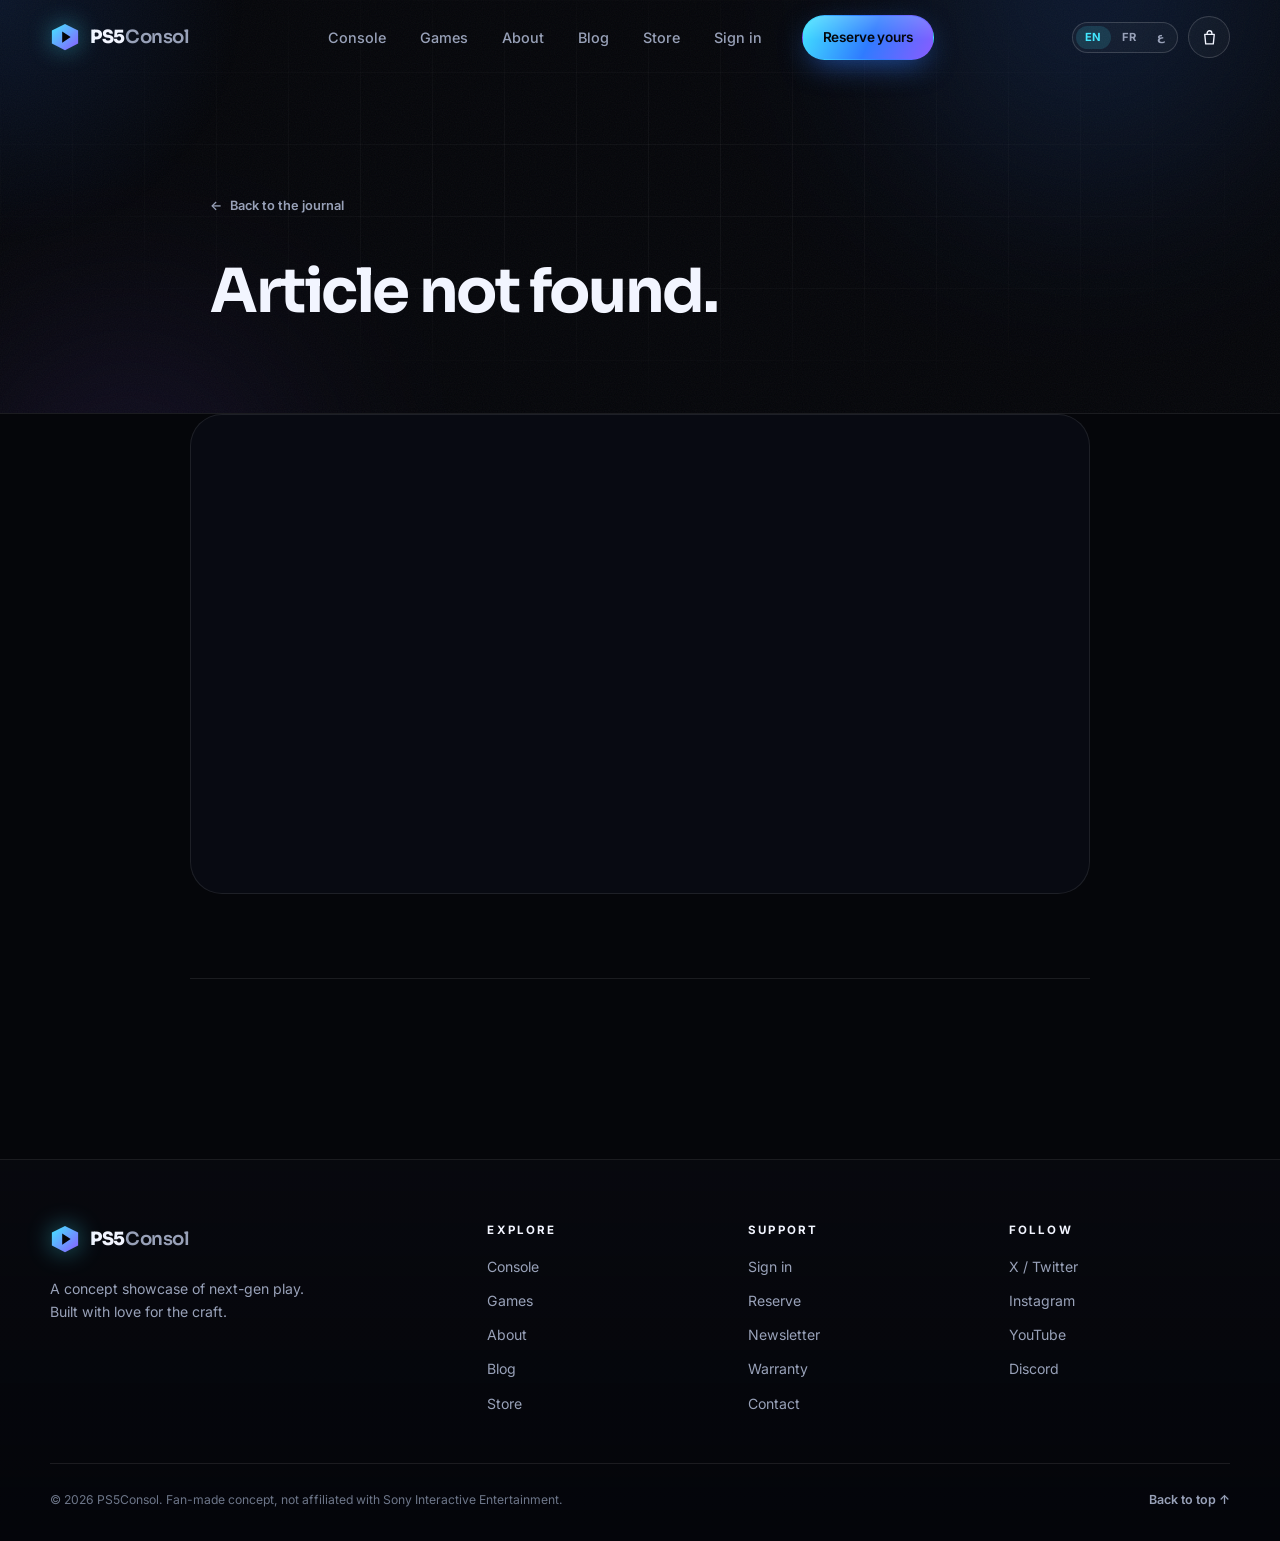
<file: article.html>
<!DOCTYPE html>
<html lang="en">
<head>
  <meta charset="UTF-8" />
  <meta name="viewport" content="width=device-width, initial-scale=1.0" />
  <title>Journal — PS5Consol</title>
  <meta name="description" content="Read the latest from the PS5Consol journal." />
  <meta name="theme-color" content="#05060a" />
  <link rel="icon" href="data:image/svg+xml,%3Csvg xmlns='http://www.w3.org/2000/svg' viewBox='0 0 32 32'%3E%3Cdefs%3E%3ClinearGradient id='g' x1='0' y1='0' x2='1' y2='1'%3E%3Cstop offset='0' stop-color='%2343e7ff'/%3E%3Cstop offset='1' stop-color='%238a5cff'/%3E%3C/linearGradient%3E%3C/defs%3E%3Cpath d='M16 2 30 9v14L16 30 2 23V9z' fill='url(%23g)'/%3E%3Cpath d='M13 10l9 6-9 6z' fill='%2305060a'/%3E%3C/svg%3E" />
  <link rel="preconnect" href="https://fonts.googleapis.com" />
  <link rel="preconnect" href="https://fonts.gstatic.com" crossorigin />
  <link href="https://fonts.googleapis.com/css2?family=Inter:wght@400;500;600;700&family=Sora:wght@600;700;800&family=Tajawal:wght@400;500;700;800&display=swap" rel="stylesheet" />
  <link rel="stylesheet" href="assets/css/style.css" />
</head>
<body id="top" data-page="article">
  <a class="skip-link" href="#main" data-i18n="common.skip">Skip to content</a>

  <div class="progress" id="progress" aria-hidden="true"></div>
  <div class="cursor-glow" id="cursorGlow" aria-hidden="true"></div>

  <header class="nav" id="nav">
    <div class="container nav-inner">
      <a class="brand" href="index.html" aria-label="PS5Consol home">
        <svg class="brand-mark" viewBox="0 0 32 32" aria-hidden="true">
          <defs>
            <linearGradient id="logoGrad" x1="0" y1="0" x2="1" y2="1">
              <stop offset="0" stop-color="#43e7ff" />
              <stop offset="1" stop-color="#8a5cff" />
            </linearGradient>
          </defs>
          <path d="M16 2 30 9v14L16 30 2 23V9z" fill="url(#logoGrad)" />
          <path d="M13 10l9 6-9 6z" fill="#05060a" />
        </svg>
        <span class="brand-text">PS5<span>Consol</span></span>
      </a>

      <nav class="nav-links" id="navLinks" aria-label="Main navigation">
        <a href="index.html#console" data-i18n="nav.console">Console</a>
        <a href="index.html#games" data-i18n="nav.games">Games</a>
        <a href="about.html" data-i18n="nav.about">About</a>
        <a href="blog.html" data-i18n="nav.blog">Blog</a>
        <a href="store.html" data-i18n="nav.store">Store</a>
        <a href="login.html" data-i18n="nav.login">Sign in</a>
        <a class="btn btn-primary btn-sm nav-cta" href="store.html" data-i18n="nav.reserve">Reserve yours</a>
      </nav>

      <div class="nav-tools">
        <div class="lang-switch" role="group" aria-label="Language" data-i18n-aria="nav.lang">
          <button class="lang-btn" type="button" data-lang="en">EN</button>
          <button class="lang-btn" type="button" data-lang="fr">FR</button>
          <button class="lang-btn" type="button" data-lang="ar">ع</button>
        </div>
        <a class="cart-btn" href="store.html" aria-label="Cart" data-i18n-aria="nav.cart">
          <svg viewBox="0 0 24 24" aria-hidden="true"><path d="M6 8h12l-1.2 12H7.2L6 8Z" fill="none" stroke="currentColor" stroke-width="1.7" stroke-linejoin="round"/><path d="M9 8V6.5a3 3 0 0 1 6 0V8" fill="none" stroke="currentColor" stroke-width="1.7" stroke-linecap="round"/></svg>
          <span class="cart-count" hidden>0</span>
        </a>
        <button class="nav-toggle" id="navToggle" aria-label="Open menu" aria-expanded="false" aria-controls="navLinks">
          <span></span><span></span>
        </button>
      </div>
    </div>
  </header>

  <main id="main">
    <section class="page-hero article-hero">
      <div class="page-hero-bg" aria-hidden="true">
        <div class="orb orb-1"></div>
        <div class="orb orb-2"></div>
        <div class="grid-lines"></div>
        <div class="noise"></div>
      </div>
      <div class="container page-hero-inner article-head" id="articleHead"></div>
    </section>

    <section class="section article-section">
      <div class="container article-layout">
        <div class="article-cover" id="articleCover"></div>
        <article class="article-body" id="articleBody"></article>
        <div class="article-more" id="articleMore"></div>
      </div>
    </section>
  </main>

  <footer class="footer">
    <div class="container footer-grid">
      <div class="footer-brand">
        <a class="brand" href="index.html" aria-label="PS5Consol home">
          <svg class="brand-mark" viewBox="0 0 32 32" aria-hidden="true">
            <path d="M16 2 30 9v14L16 30 2 23V9z" fill="url(#logoGrad)" />
            <path d="M13 10l9 6-9 6z" fill="#05060a" />
          </svg>
          <span class="brand-text">PS5<span>Consol</span></span>
        </a>
        <p data-i18n="footer.tagline">A concept showcase of next-gen play. Built with love for the craft.</p>
      </div>

      <div class="footer-col">
        <h4 data-i18n="footer.explore">Explore</h4>
        <a href="index.html#console" data-i18n="nav.console">Console</a>
        <a href="index.html#games" data-i18n="nav.games">Games</a>
        <a href="about.html" data-i18n="nav.about">About</a>
        <a href="blog.html" data-i18n="nav.blog">Blog</a>
        <a href="store.html" data-i18n="nav.store">Store</a>
      </div>

      <div class="footer-col">
        <h4 data-i18n="footer.support">Support</h4>
        <a href="login.html" data-i18n="nav.login">Sign in</a>
        <a href="index.html#reserve" data-i18n="footer.reserve">Reserve</a>
        <a href="index.html#reserve" data-i18n="footer.newsletter">Newsletter</a>
        <a href="store.html" data-i18n="footer.warranty">Warranty</a>
        <a href="about.html" data-i18n="footer.contact">Contact</a>
      </div>

      <div class="footer-col">
        <h4 data-i18n="footer.follow">Follow</h4>
        <a href="#" rel="noopener">X / Twitter</a>
        <a href="#" rel="noopener">Instagram</a>
        <a href="#" rel="noopener">YouTube</a>
        <a href="#" rel="noopener">Discord</a>
      </div>
    </div>

    <div class="container footer-bottom">
      <p>© <span id="year">2026</span> PS5Consol. <span data-i18n="footer.disclaimer">Fan-made concept, not affiliated with Sony Interactive Entertainment.</span></p>
      <a class="to-top" href="#top" data-i18n="footer.backToTop">Back to top ↑</a>
    </div>
  </footer>

  <div class="toast" id="toast" role="status" aria-live="polite"></div>

  <script src="assets/js/i18n.js" defer></script>
  <script src="assets/js/cart.js" defer></script>
  <script src="assets/js/main.js" defer></script>
  <script src="assets/js/blog-data.js" defer></script>
  <script src="assets/js/blog.js" defer></script>
</body>
</html>
</file>
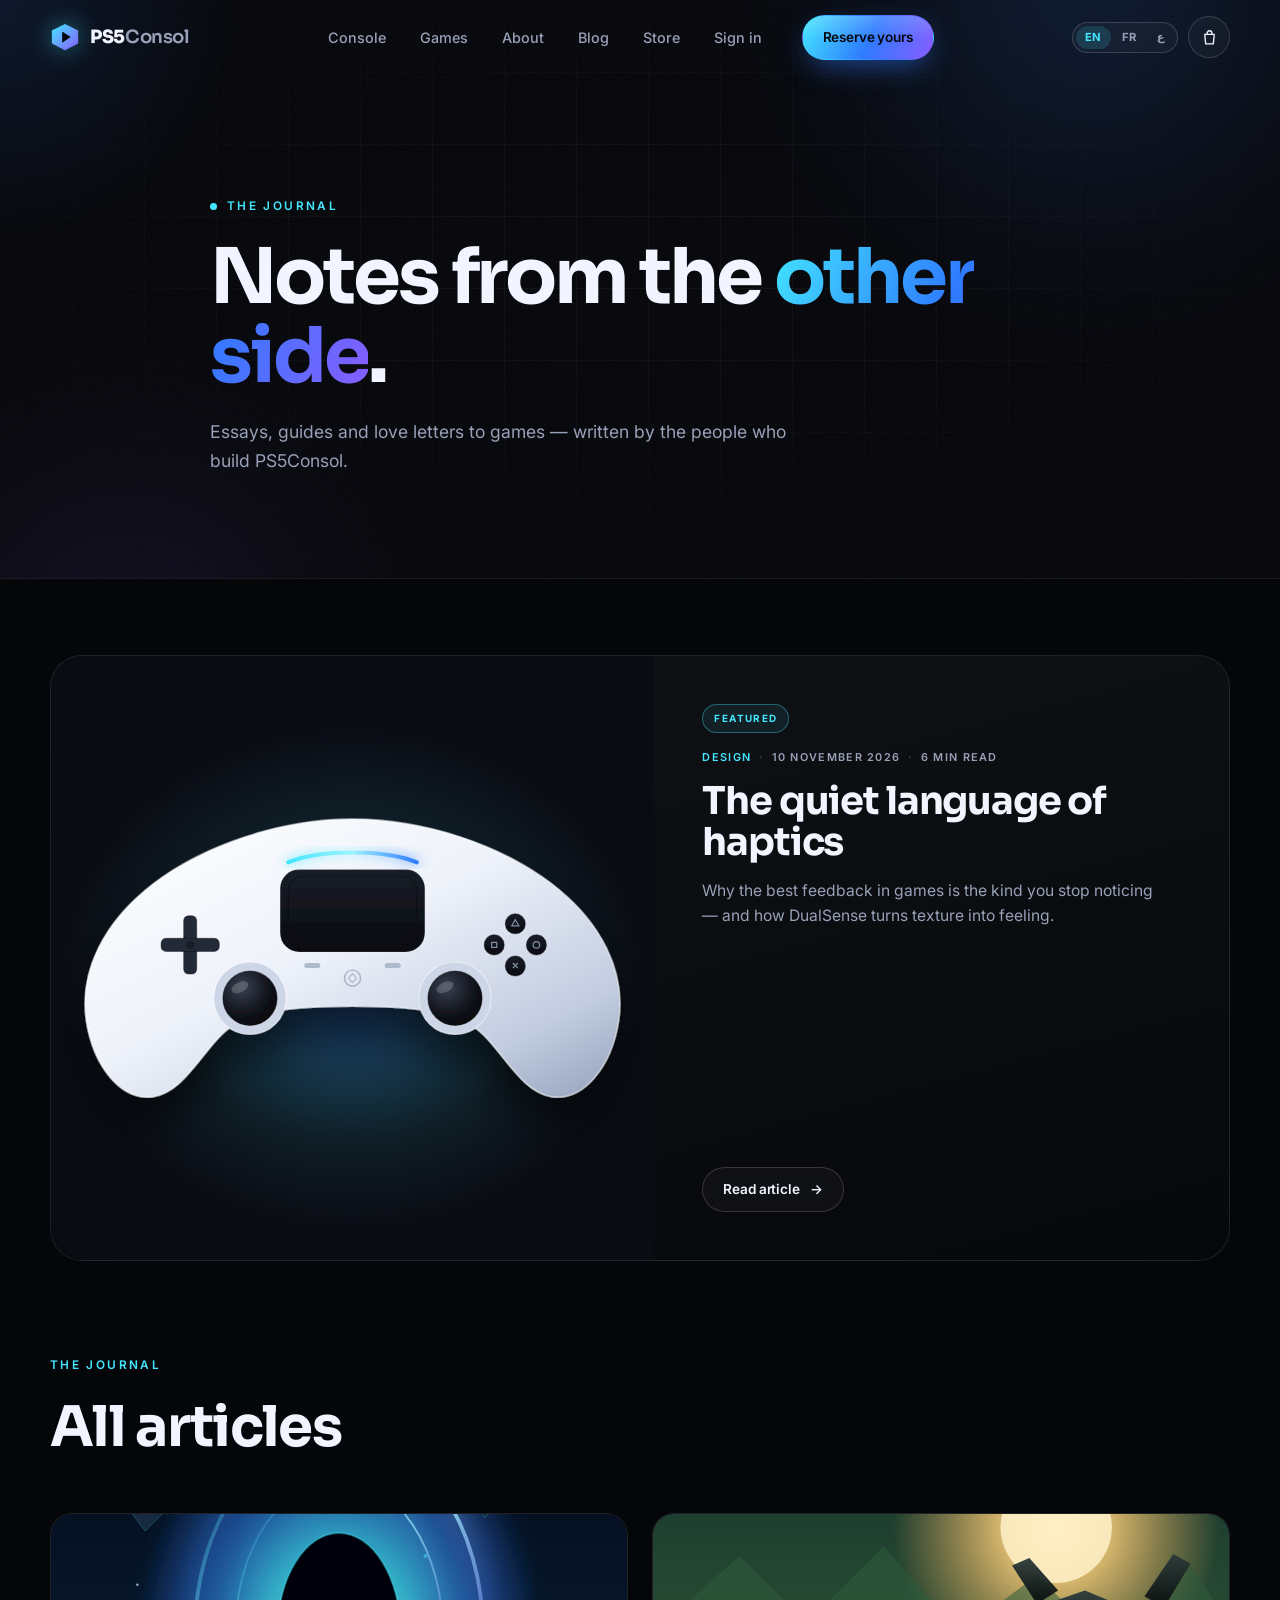
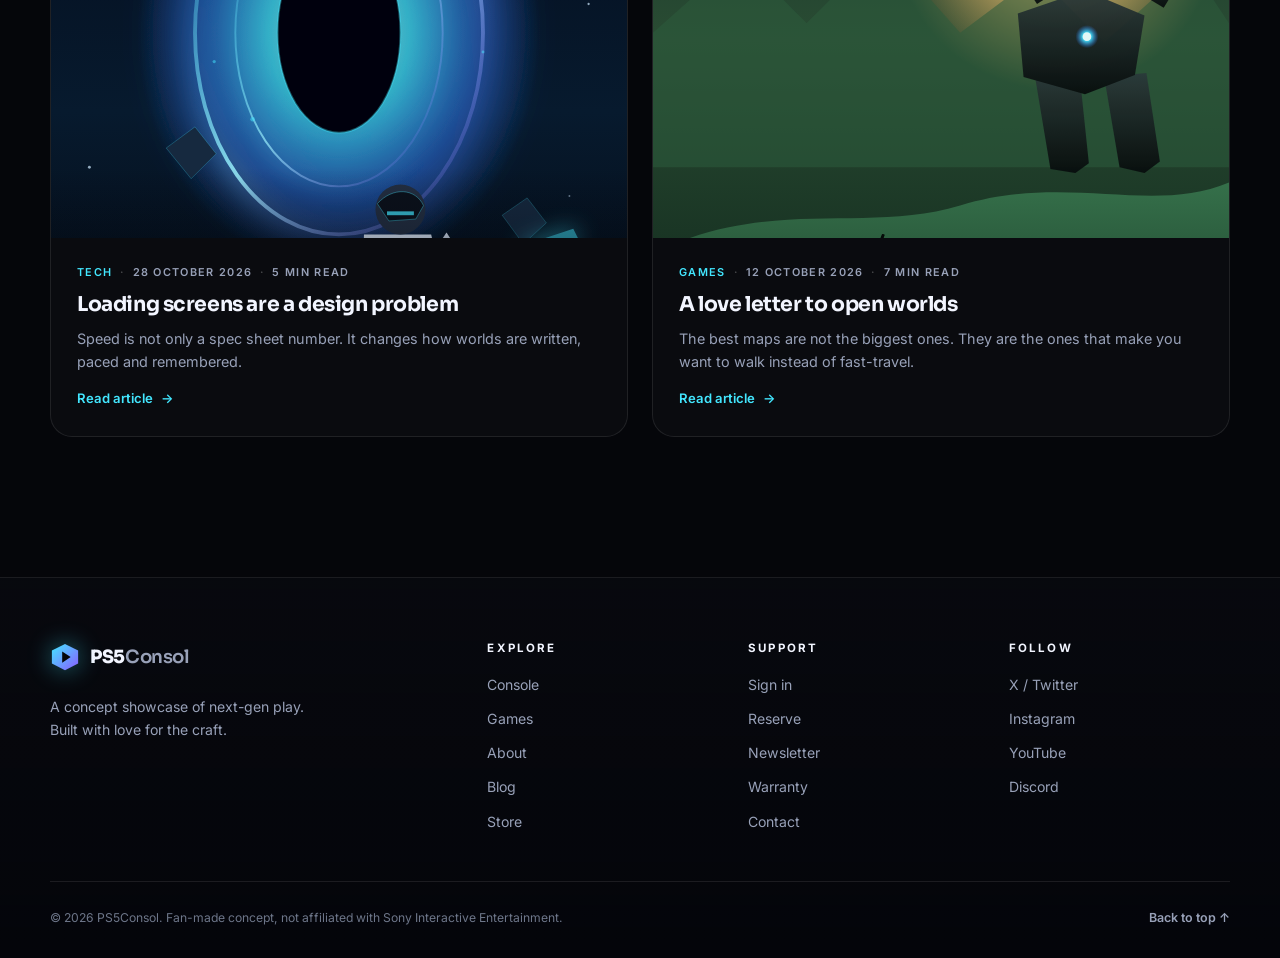
<file: blog.html>
<!DOCTYPE html>
<html lang="en">
<head>
  <meta charset="UTF-8" />
  <meta name="viewport" content="width=device-width, initial-scale=1.0" />
  <title>Journal — PS5Consol</title>
  <meta name="description" content="Essays, guides and love letters to games from the PS5Consol team." />
  <meta name="theme-color" content="#05060a" />
  <link rel="icon" href="data:image/svg+xml,%3Csvg xmlns='http://www.w3.org/2000/svg' viewBox='0 0 32 32'%3E%3Cdefs%3E%3ClinearGradient id='g' x1='0' y1='0' x2='1' y2='1'%3E%3Cstop offset='0' stop-color='%2343e7ff'/%3E%3Cstop offset='1' stop-color='%238a5cff'/%3E%3C/linearGradient%3E%3C/defs%3E%3Cpath d='M16 2 30 9v14L16 30 2 23V9z' fill='url(%23g)'/%3E%3Cpath d='M13 10l9 6-9 6z' fill='%2305060a'/%3E%3C/svg%3E" />
  <link rel="preconnect" href="https://fonts.googleapis.com" />
  <link rel="preconnect" href="https://fonts.gstatic.com" crossorigin />
  <link href="https://fonts.googleapis.com/css2?family=Inter:wght@400;500;600;700&family=Sora:wght@600;700;800&family=Tajawal:wght@400;500;700;800&display=swap" rel="stylesheet" />
  <link rel="stylesheet" href="assets/css/style.css" />
</head>
<body id="top" data-page="blog">
  <a class="skip-link" href="#main" data-i18n="common.skip">Skip to content</a>

  <div class="progress" id="progress" aria-hidden="true"></div>
  <div class="cursor-glow" id="cursorGlow" aria-hidden="true"></div>

  <header class="nav" id="nav">
    <div class="container nav-inner">
      <a class="brand" href="index.html" aria-label="PS5Consol home">
        <svg class="brand-mark" viewBox="0 0 32 32" aria-hidden="true">
          <defs>
            <linearGradient id="logoGrad" x1="0" y1="0" x2="1" y2="1">
              <stop offset="0" stop-color="#43e7ff" />
              <stop offset="1" stop-color="#8a5cff" />
            </linearGradient>
          </defs>
          <path d="M16 2 30 9v14L16 30 2 23V9z" fill="url(#logoGrad)" />
          <path d="M13 10l9 6-9 6z" fill="#05060a" />
        </svg>
        <span class="brand-text">PS5<span>Consol</span></span>
      </a>

      <nav class="nav-links" id="navLinks" aria-label="Main navigation">
        <a href="index.html#console" data-i18n="nav.console">Console</a>
        <a href="index.html#games" data-i18n="nav.games">Games</a>
        <a href="about.html" data-i18n="nav.about">About</a>
        <a href="blog.html" data-i18n="nav.blog">Blog</a>
        <a href="store.html" data-i18n="nav.store">Store</a>
        <a href="login.html" data-i18n="nav.login">Sign in</a>
        <a class="btn btn-primary btn-sm nav-cta" href="store.html" data-i18n="nav.reserve">Reserve yours</a>
      </nav>

      <div class="nav-tools">
        <div class="lang-switch" role="group" aria-label="Language" data-i18n-aria="nav.lang">
          <button class="lang-btn" type="button" data-lang="en">EN</button>
          <button class="lang-btn" type="button" data-lang="fr">FR</button>
          <button class="lang-btn" type="button" data-lang="ar">ع</button>
        </div>
        <a class="cart-btn" href="store.html" aria-label="Cart" data-i18n-aria="nav.cart">
          <svg viewBox="0 0 24 24" aria-hidden="true"><path d="M6 8h12l-1.2 12H7.2L6 8Z" fill="none" stroke="currentColor" stroke-width="1.7" stroke-linejoin="round"/><path d="M9 8V6.5a3 3 0 0 1 6 0V8" fill="none" stroke="currentColor" stroke-width="1.7" stroke-linecap="round"/></svg>
          <span class="cart-count" hidden>0</span>
        </a>
        <button class="nav-toggle" id="navToggle" aria-label="Open menu" aria-expanded="false" aria-controls="navLinks">
          <span></span><span></span>
        </button>
      </div>
    </div>
  </header>

  <main id="main">
    <section class="page-hero">
      <div class="page-hero-bg" aria-hidden="true">
        <div class="orb orb-1"></div>
        <div class="orb orb-2"></div>
        <div class="grid-lines"></div>
        <div class="noise"></div>
      </div>
      <div class="container page-hero-inner">
        <p class="eyebrow reveal"><span class="status-dot"></span> <span data-i18n="blog.hero.eyebrow">The journal</span></p>
        <h1 class="reveal" style="--d:.05s" data-i18n-html="blog.hero.title">Notes from the <span class="grad-text">other side</span>.</h1>
        <p class="lead reveal" style="--d:.1s" data-i18n="blog.hero.lead">
          Essays, guides and love letters to games — written by the people who build PS5Consol.
        </p>
      </div>
    </section>

    <section class="section blog-section">
      <div class="container">
        <div id="featuredPost"></div>

        <div class="section-head blog-list-head reveal">
          <div>
            <p class="eyebrow" data-i18n="blog.hero.eyebrow">The journal</p>
            <h2 data-i18n="blog.all">All articles</h2>
          </div>
        </div>

        <div class="post-grid" id="postGrid"></div>
        <p class="empty-note" id="blogEmpty" data-i18n="blog.empty" hidden>No articles yet.</p>
      </div>
    </section>
  </main>

  <footer class="footer">
    <div class="container footer-grid">
      <div class="footer-brand">
        <a class="brand" href="index.html" aria-label="PS5Consol home">
          <svg class="brand-mark" viewBox="0 0 32 32" aria-hidden="true">
            <path d="M16 2 30 9v14L16 30 2 23V9z" fill="url(#logoGrad)" />
            <path d="M13 10l9 6-9 6z" fill="#05060a" />
          </svg>
          <span class="brand-text">PS5<span>Consol</span></span>
        </a>
        <p data-i18n="footer.tagline">A concept showcase of next-gen play. Built with love for the craft.</p>
      </div>

      <div class="footer-col">
        <h4 data-i18n="footer.explore">Explore</h4>
        <a href="index.html#console" data-i18n="nav.console">Console</a>
        <a href="index.html#games" data-i18n="nav.games">Games</a>
        <a href="about.html" data-i18n="nav.about">About</a>
        <a href="blog.html" data-i18n="nav.blog">Blog</a>
        <a href="store.html" data-i18n="nav.store">Store</a>
      </div>

      <div class="footer-col">
        <h4 data-i18n="footer.support">Support</h4>
        <a href="login.html" data-i18n="nav.login">Sign in</a>
        <a href="index.html#reserve" data-i18n="footer.reserve">Reserve</a>
        <a href="index.html#reserve" data-i18n="footer.newsletter">Newsletter</a>
        <a href="store.html" data-i18n="footer.warranty">Warranty</a>
        <a href="about.html" data-i18n="footer.contact">Contact</a>
      </div>

      <div class="footer-col">
        <h4 data-i18n="footer.follow">Follow</h4>
        <a href="#" rel="noopener">X / Twitter</a>
        <a href="#" rel="noopener">Instagram</a>
        <a href="#" rel="noopener">YouTube</a>
        <a href="#" rel="noopener">Discord</a>
      </div>
    </div>

    <div class="container footer-bottom">
      <p>© <span id="year">2026</span> PS5Consol. <span data-i18n="footer.disclaimer">Fan-made concept, not affiliated with Sony Interactive Entertainment.</span></p>
      <a class="to-top" href="#top" data-i18n="footer.backToTop">Back to top ↑</a>
    </div>
  </footer>

  <div class="toast" id="toast" role="status" aria-live="polite"></div>

  <script src="assets/js/i18n.js" defer></script>
  <script src="assets/js/cart.js" defer></script>
  <script src="assets/js/main.js" defer></script>
  <script src="assets/js/blog-data.js" defer></script>
  <script src="assets/js/blog.js" defer></script>
</body>
</html>
</file>
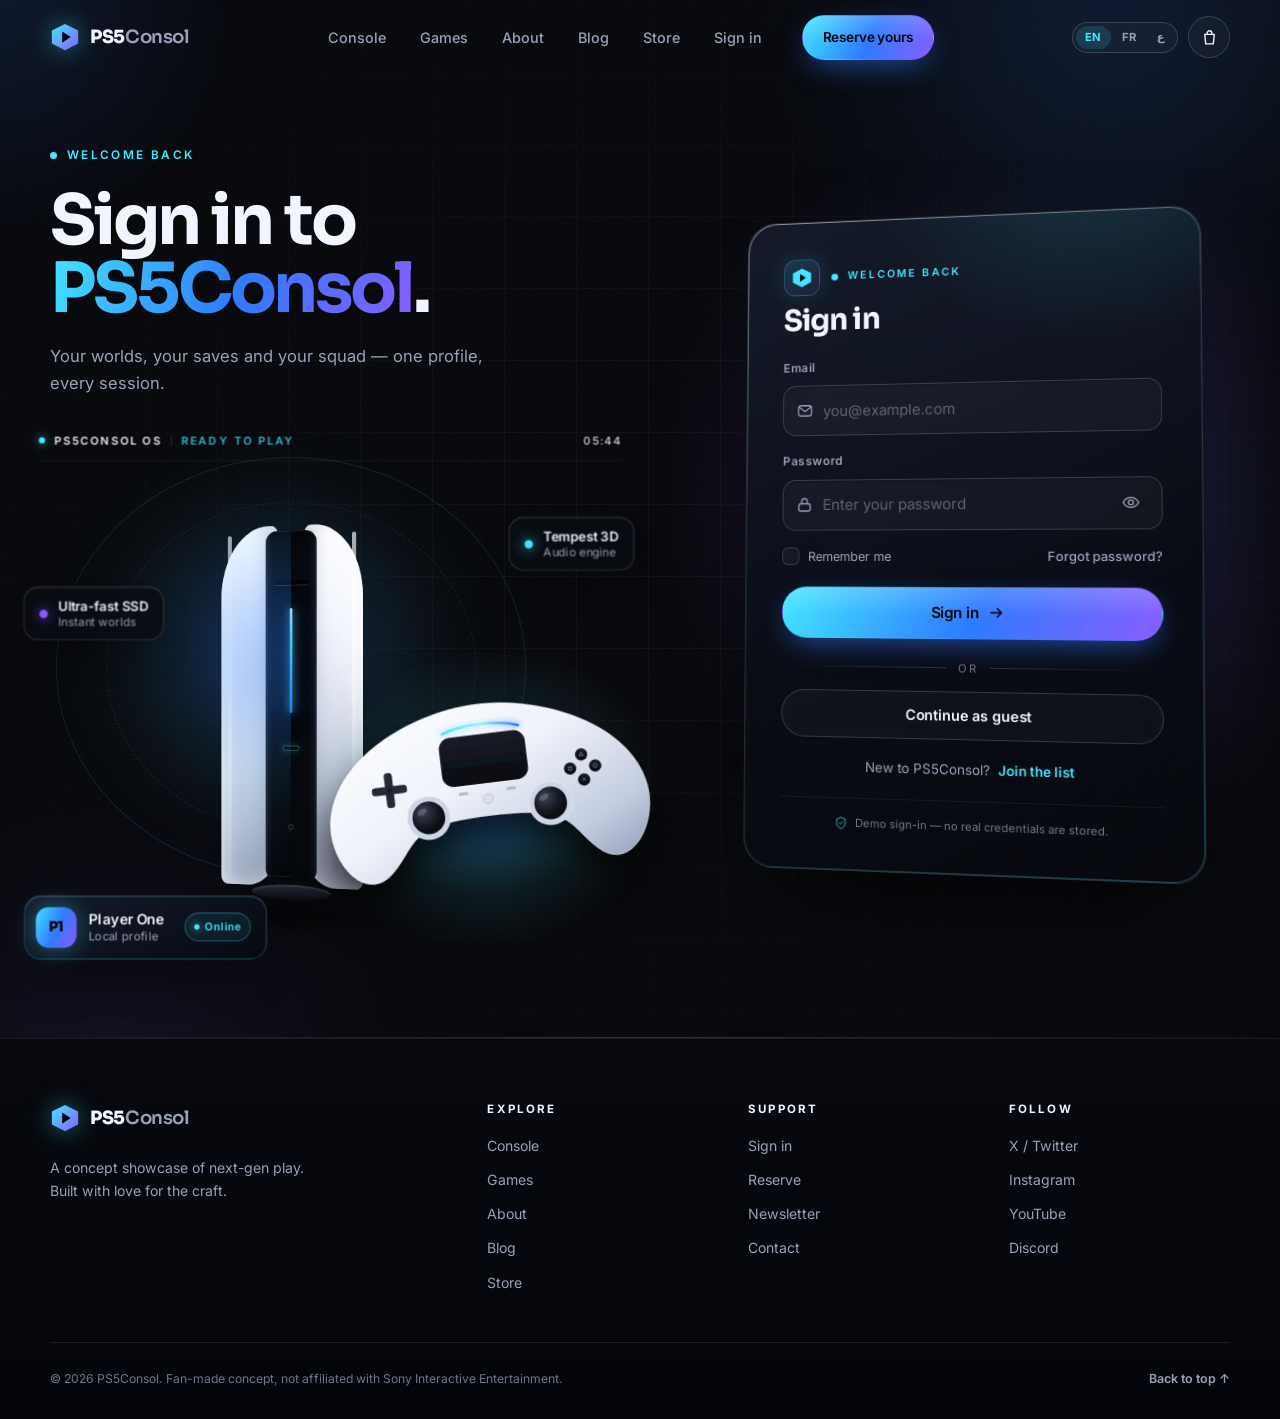
<file: login.html>
<!DOCTYPE html>
<html lang="en">
<head>
  <meta charset="UTF-8" />
  <meta name="viewport" content="width=device-width, initial-scale=1.0" />
  <title>Sign in — PS5Consol</title>
  <meta name="description" content="Sign in to your PS5Consol profile with a 3D console-style concept login." />
  <meta name="theme-color" content="#05060a" />
  <link rel="icon" href="data:image/svg+xml,%3Csvg xmlns='http://www.w3.org/2000/svg' viewBox='0 0 32 32'%3E%3Cdefs%3E%3ClinearGradient id='g' x1='0' y1='0' x2='1' y2='1'%3E%3Cstop offset='0' stop-color='%2343e7ff'/%3E%3Cstop offset='1' stop-color='%238a5cff'/%3E%3C/linearGradient%3E%3C/defs%3E%3Cpath d='M16 2 30 9v14L16 30 2 23V9z' fill='url(%23g)'/%3E%3Cpath d='M13 10l9 6-9 6z' fill='%2305060a'/%3E%3C/svg%3E" />
  <link rel="preconnect" href="https://fonts.googleapis.com" />
  <link rel="preconnect" href="https://fonts.gstatic.com" crossorigin />
  <link href="https://fonts.googleapis.com/css2?family=Inter:wght@400;500;600;700&family=Sora:wght@600;700;800&family=Tajawal:wght@400;500;700;800&display=swap" rel="stylesheet" />
  <link rel="stylesheet" href="assets/css/style.css" />
</head>
<body id="top" data-page="login">
  <a class="skip-link" href="#main" data-i18n="common.skip">Skip to content</a>

  <div class="progress" id="progress" aria-hidden="true"></div>
  <div class="cursor-glow" id="cursorGlow" aria-hidden="true"></div>

  <header class="nav" id="nav">
    <div class="container nav-inner">
      <a class="brand" href="index.html" aria-label="PS5Consol home">
        <svg class="brand-mark" viewBox="0 0 32 32" aria-hidden="true">
          <defs>
            <linearGradient id="logoGrad" x1="0" y1="0" x2="1" y2="1">
              <stop offset="0" stop-color="#43e7ff" />
              <stop offset="1" stop-color="#8a5cff" />
            </linearGradient>
          </defs>
          <path d="M16 2 30 9v14L16 30 2 23V9z" fill="url(#logoGrad)" />
          <path d="M13 10l9 6-9 6z" fill="#05060a" />
        </svg>
        <span class="brand-text">PS5<span>Consol</span></span>
      </a>

      <nav class="nav-links" id="navLinks" aria-label="Main navigation">
        <a href="index.html#console" data-i18n="nav.console">Console</a>
        <a href="index.html#games" data-i18n="nav.games">Games</a>
        <a href="about.html" data-i18n="nav.about">About</a>
        <a href="blog.html" data-i18n="nav.blog">Blog</a>
        <a href="store.html" data-i18n="nav.store">Store</a>
        <a href="login.html" aria-current="page" data-i18n="nav.login">Sign in</a>
        <a class="btn btn-primary btn-sm nav-cta" href="store.html" data-i18n="nav.reserve">Reserve yours</a>
      </nav>

      <div class="nav-tools">
        <div class="lang-switch" role="group" aria-label="Language" data-i18n-aria="nav.lang">
          <button class="lang-btn" type="button" data-lang="en">EN</button>
          <button class="lang-btn" type="button" data-lang="fr">FR</button>
          <button class="lang-btn" type="button" data-lang="ar">ع</button>
        </div>
        <a class="cart-btn" href="store.html" aria-label="Cart" data-i18n-aria="nav.cart">
          <svg viewBox="0 0 24 24" aria-hidden="true"><path d="M6 8h12l-1.2 12H7.2L6 8Z" fill="none" stroke="currentColor" stroke-width="1.7" stroke-linejoin="round"/><path d="M9 8V6.5a3 3 0 0 1 6 0V8" fill="none" stroke="currentColor" stroke-width="1.7" stroke-linecap="round"/></svg>
          <span class="cart-count" hidden>0</span>
        </a>
        <button class="nav-toggle" id="navToggle" aria-label="Open menu" aria-expanded="false" aria-controls="navLinks">
          <span></span><span></span>
        </button>
      </div>
    </div>
  </header>

  <main id="main" class="login-main">
    <section class="login-section" id="loginSection">
      <div class="page-hero-bg" aria-hidden="true">
        <div class="orb orb-1"></div>
        <div class="orb orb-2"></div>
        <div class="grid-lines"></div>
        <div class="noise"></div>
      </div>

      <div class="container login-shell">
        <div class="login-intro reveal">
          <p class="eyebrow"><span class="status-dot"></span> <span data-i18n="login.hero.eyebrow">Welcome back</span></p>
          <h1 data-i18n-html="login.hero.title">Sign in to <span class="grad-text">PS5Consol</span>.</h1>
          <p class="lead" data-i18n="login.hero.lead">
            Your worlds, your saves and your squad — one profile, every session.
          </p>

          <div class="login-stage" id="loginStage" aria-hidden="true">
            <div class="stage-glow login-glow"></div>
            <div class="ring login-ring-1"></div>
            <div class="ring login-ring-2"></div>

            <div class="login-osbar">
              <span class="os-led"></span>
              <span class="os-name" data-i18n="login.scene.os">PS5CONSOL OS</span>
              <span class="os-sep"></span>
              <span class="os-status" data-i18n="login.scene.status">Ready to play</span>
              <span class="login-clock" id="loginClock">--:--</span>
            </div>

            <div class="login-console-deck" id="loginDeck">
              <div class="console login-console">
                <div class="plate plate-left"></div>
                <div class="core">
                  <div class="disc-slot"></div>
                  <div class="led"></div>
                  <div class="usb"></div>
                  <div class="power"></div>
                </div>
                <div class="plate plate-right"></div>
                <div class="stand"></div>
              </div>
              <div class="console-shadow"></div>
            </div>

            <div class="login-pad-wrap" id="loginPad">
              <img class="login-pad" src="assets/img/products/controller.svg" alt="" width="600" height="600" />
            </div>

            <div class="login-chip login-chip-1">
              <span class="chip-dot"></span>
              <div><strong data-i18n="login.scene.chip1Title">Ultra-fast SSD</strong><small data-i18n="login.scene.chip1Sub">Instant worlds</small></div>
            </div>
            <div class="login-chip login-chip-2">
              <span class="chip-dot cyan"></span>
              <div><strong data-i18n="login.scene.chip2Title">Tempest 3D</strong><small data-i18n="login.scene.chip2Sub">Audio engine</small></div>
            </div>

            <div class="login-player-card">
              <span class="login-avatar">P1</span>
              <div class="login-player-copy">
                <strong data-i18n="login.player">Player One</strong>
                <small data-i18n="login.playerSub">Local profile</small>
              </div>
              <span class="login-online"><i></i> <span data-i18n="login.online">Online</span></span>
            </div>
          </div>
        </div>

        <div class="login-panel reveal" style="--d:.1s">
          <div class="login-card-wrap">
            <div class="login-card-glow" aria-hidden="true"></div>

            <div class="login-card" id="loginCard">
              <div class="login-card-inner">
                <div class="login-card-head">
                  <span class="login-mark" aria-hidden="true">
                    <svg viewBox="0 0 32 32"><path d="M16 2 30 9v14L16 30 2 23V9z" fill="currentColor"/><path d="M13 10l9 6-9 6z" fill="#05060a"/></svg>
                  </span>
                  <p class="eyebrow"><span class="status-dot"></span> <span data-i18n="login.hero.eyebrow">Welcome back</span></p>
                </div>

                <h2 class="login-card-title" data-i18n="nav.login">Sign in</h2>

                <form class="login-form" id="loginForm" novalidate>
                  <div class="login-field">
                    <label for="loginEmail" data-i18n="login.form.email">Email</label>
                    <div class="login-input">
                      <svg viewBox="0 0 24 24" aria-hidden="true"><rect x="3" y="5" width="18" height="14" rx="3" fill="none" stroke="currentColor" stroke-width="1.7"/><path d="m4 7 8 6 8-6" fill="none" stroke="currentColor" stroke-width="1.7" stroke-linecap="round" stroke-linejoin="round"/></svg>
                      <input id="loginEmail" name="email" type="email" inputmode="email" autocomplete="email" spellcheck="false" placeholder="you@example.com" data-i18n-placeholder="login.form.emailPlaceholder" required />
                    </div>
                  </div>

                  <div class="login-field">
                    <label for="loginPassword" data-i18n="login.form.password">Password</label>
                    <div class="login-input">
                      <svg viewBox="0 0 24 24" aria-hidden="true"><rect x="4" y="10" width="16" height="10" rx="3" fill="none" stroke="currentColor" stroke-width="1.7"/><path d="M8 10V7a4 4 0 0 1 8 0v3" fill="none" stroke="currentColor" stroke-width="1.7" stroke-linecap="round"/></svg>
                      <input id="loginPassword" name="password" type="password" autocomplete="current-password" placeholder="Enter your password" data-i18n-placeholder="login.form.passwordPlaceholder" required />
                      <button class="pw-toggle" id="pwToggle" type="button" aria-label="Show password" aria-pressed="false">
                        <svg class="pw-eye" viewBox="0 0 24 24" aria-hidden="true"><path d="M2.5 12S6 5.8 12 5.8 21.5 12 21.5 12 18 18.2 12 18.2 2.5 12 2.5 12Z" fill="none" stroke="currentColor" stroke-width="1.7" stroke-linejoin="round"/><circle cx="12" cy="12" r="3" fill="none" stroke="currentColor" stroke-width="1.7"/></svg>
                        <svg class="pw-eye-off" viewBox="0 0 24 24" aria-hidden="true"><path d="M3 3l18 18" fill="none" stroke="currentColor" stroke-width="1.7" stroke-linecap="round"/><path d="M10.6 6.1A10.6 10.6 0 0 1 12 6c6 0 9.5 6 9.5 6a17.7 17.7 0 0 1-3.1 3.6M6.6 6.7C3.9 8.6 2.5 12 2.5 12s3.5 6 9.5 6a9 9 0 0 0 3.5-.7" fill="none" stroke="currentColor" stroke-width="1.7" stroke-linecap="round" stroke-linejoin="round"/><path d="M9.9 9.9a3 3 0 0 0 4.2 4.2" fill="none" stroke="currentColor" stroke-width="1.7" stroke-linecap="round"/></svg>
                      </button>
                    </div>
                  </div>

                  <p class="login-error" id="loginError" role="alert" hidden></p>

                  <div class="login-row">
                    <label class="login-check">
                      <input type="checkbox" id="rememberEmail" />
                      <span class="login-check-box" aria-hidden="true"></span>
                      <span data-i18n="login.form.remember">Remember me</span>
                    </label>
                    <button class="login-link" id="forgotBtn" type="button" data-i18n="login.form.forgot">Forgot password?</button>
                  </div>

                  <button class="btn btn-primary login-submit" id="loginSubmit" type="submit">
                    <span class="login-submit-label" data-i18n="login.form.submit">Sign in</span>
                    <span class="login-spinner" aria-hidden="true"></span>
                    <svg viewBox="0 0 24 24" aria-hidden="true"><path d="M4 12h15M13 6l6 6-6 6" fill="none" stroke="currentColor" stroke-width="2" stroke-linecap="round" stroke-linejoin="round"/></svg>
                  </button>
                </form>

                <div class="login-divider"><span data-i18n="login.divider">or</span></div>

                <a class="btn btn-ghost login-guest" href="index.html">
                  <span data-i18n="login.guest">Continue as guest</span>
                </a>

                <p class="login-create">
                  <span data-i18n="login.create">New to PS5Consol?</span>
                  <a href="index.html#reserve" data-i18n="login.createLink">Join the list</a>
                </p>

                <p class="login-security">
                  <svg viewBox="0 0 24 24" aria-hidden="true"><path d="M12 3l7 3v6c0 4.6-3 7.8-7 9-4-1.2-7-4.4-7-9V6l7-3Z" fill="none" stroke="currentColor" stroke-width="1.6" stroke-linejoin="round"/><path d="m9 12 2 2 4-4" fill="none" stroke="currentColor" stroke-width="1.6" stroke-linecap="round" stroke-linejoin="round"/></svg>
                  <span data-i18n="login.security">Demo sign-in — no real credentials are stored.</span>
                </p>
              </div>
            </div>

            <div class="login-success" id="loginSuccess" hidden>
              <div class="login-success-ring" aria-hidden="true">
                <span class="success-core">
                  <svg viewBox="0 0 24 24"><path d="m5 12.5 4.5 4.5L19 7.5" fill="none" stroke="currentColor" stroke-width="2.4" stroke-linecap="round" stroke-linejoin="round"/></svg>
                </span>
              </div>
              <p class="eyebrow"><span class="status-dot"></span> <span data-i18n="login.demo.eyebrow">Session ready</span></p>
              <h2 data-i18n="login.demo.title">You're in.</h2>
              <p class="login-success-as"><span data-i18n="login.demo.as">Signed in as</span> <strong id="sessionEmail">player@ps5consol.gg</strong></p>
              <p class="login-success-lead" data-i18n="login.demo.lead">This is a concept login — no account was created.</p>
              <div class="login-success-actions">
                <a class="btn btn-primary" href="store.html" data-i18n="login.demo.store">Enter the store</a>
                <button class="btn btn-ghost" id="signOutBtn" type="button" data-i18n="login.demo.signout">Sign out</button>
              </div>
            </div>
          </div>
        </div>
      </div>
    </section>
  </main>

  <footer class="footer">
    <div class="container footer-grid">
      <div class="footer-brand">
        <a class="brand" href="index.html" aria-label="PS5Consol home">
          <svg class="brand-mark" viewBox="0 0 32 32" aria-hidden="true">
            <path d="M16 2 30 9v14L16 30 2 23V9z" fill="url(#logoGrad)" />
            <path d="M13 10l9 6-9 6z" fill="#05060a" />
          </svg>
          <span class="brand-text">PS5<span>Consol</span></span>
        </a>
        <p data-i18n="footer.tagline">A concept showcase of next-gen play. Built with love for the craft.</p>
      </div>

      <div class="footer-col">
        <h4 data-i18n="footer.explore">Explore</h4>
        <a href="index.html#console" data-i18n="nav.console">Console</a>
        <a href="index.html#games" data-i18n="nav.games">Games</a>
        <a href="about.html" data-i18n="nav.about">About</a>
        <a href="blog.html" data-i18n="nav.blog">Blog</a>
        <a href="store.html" data-i18n="nav.store">Store</a>
      </div>

      <div class="footer-col">
        <h4 data-i18n="footer.support">Support</h4>
        <a href="login.html" data-i18n="nav.login">Sign in</a>
        <a href="index.html#reserve" data-i18n="footer.reserve">Reserve</a>
        <a href="index.html#reserve" data-i18n="footer.newsletter">Newsletter</a>
        <a href="about.html" data-i18n="footer.contact">Contact</a>
      </div>

      <div class="footer-col">
        <h4 data-i18n="footer.follow">Follow</h4>
        <a href="#" rel="noopener">X / Twitter</a>
        <a href="#" rel="noopener">Instagram</a>
        <a href="#" rel="noopener">YouTube</a>
        <a href="#" rel="noopener">Discord</a>
      </div>
    </div>

    <div class="container footer-bottom">
      <p>© <span id="year">2026</span> PS5Consol. <span data-i18n="footer.disclaimer">Fan-made concept, not affiliated with Sony Interactive Entertainment.</span></p>
      <a class="to-top" href="#top" data-i18n="footer.backToTop">Back to top ↑</a>
    </div>
  </footer>

  <div class="toast" id="toast" role="status" aria-live="polite"></div>

  <script src="assets/js/i18n.js" defer></script>
  <script src="assets/js/main.js" defer></script>
  <script src="assets/js/login.js" defer></script>
</body>
</html>
</file>
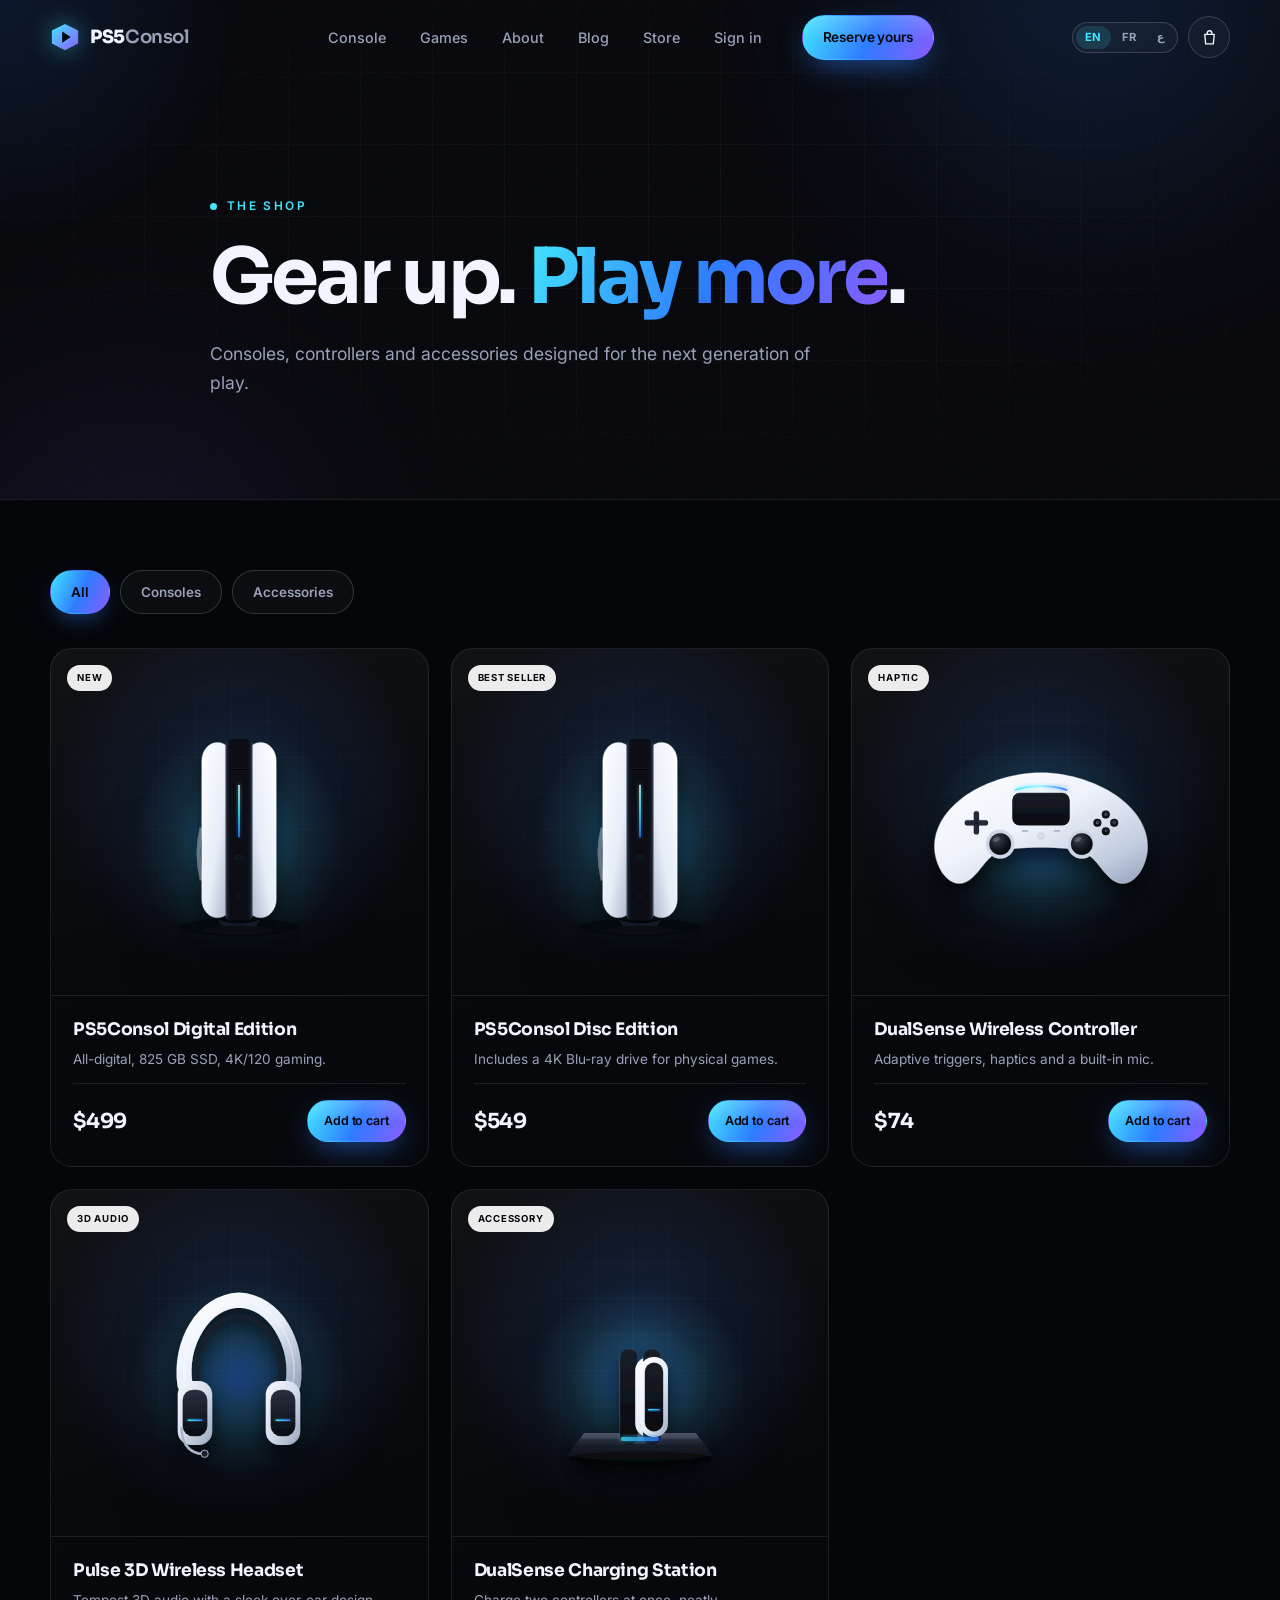
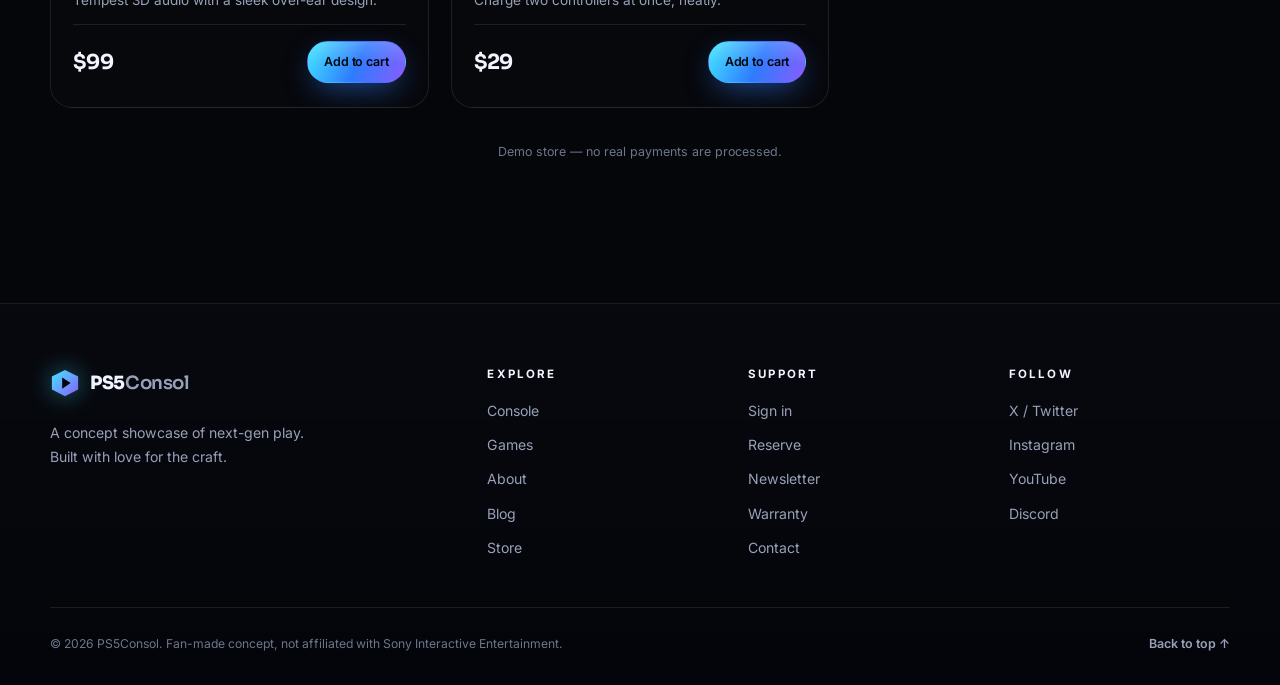
<file: store.html>
<!DOCTYPE html>
<html lang="en">
<head>
  <meta charset="UTF-8" />
  <meta name="viewport" content="width=device-width, initial-scale=1.0" />
  <title>Store — PS5Consol</title>
  <meta name="description" content="Consoles, controllers and accessories for the next generation of play." />
  <meta name="theme-color" content="#05060a" />
  <link rel="icon" href="data:image/svg+xml,%3Csvg xmlns='http://www.w3.org/2000/svg' viewBox='0 0 32 32'%3E%3Cdefs%3E%3ClinearGradient id='g' x1='0' y1='0' x2='1' y2='1'%3E%3Cstop offset='0' stop-color='%2343e7ff'/%3E%3Cstop offset='1' stop-color='%238a5cff'/%3E%3C/linearGradient%3E%3C/defs%3E%3Cpath d='M16 2 30 9v14L16 30 2 23V9z' fill='url(%23g)'/%3E%3Cpath d='M13 10l9 6-9 6z' fill='%2305060a'/%3E%3C/svg%3E" />
  <link rel="preconnect" href="https://fonts.googleapis.com" />
  <link rel="preconnect" href="https://fonts.gstatic.com" crossorigin />
  <link href="https://fonts.googleapis.com/css2?family=Inter:wght@400;500;600;700&family=Sora:wght@600;700;800&family=Tajawal:wght@400;500;700;800&display=swap" rel="stylesheet" />
  <link rel="stylesheet" href="assets/css/style.css" />
</head>
<body id="top" data-page="store">
  <a class="skip-link" href="#main" data-i18n="common.skip">Skip to content</a>

  <div class="progress" id="progress" aria-hidden="true"></div>
  <div class="cursor-glow" id="cursorGlow" aria-hidden="true"></div>

  <header class="nav" id="nav">
    <div class="container nav-inner">
      <a class="brand" href="index.html" aria-label="PS5Consol home">
        <svg class="brand-mark" viewBox="0 0 32 32" aria-hidden="true">
          <defs>
            <linearGradient id="logoGrad" x1="0" y1="0" x2="1" y2="1">
              <stop offset="0" stop-color="#43e7ff" />
              <stop offset="1" stop-color="#8a5cff" />
            </linearGradient>
          </defs>
          <path d="M16 2 30 9v14L16 30 2 23V9z" fill="url(#logoGrad)" />
          <path d="M13 10l9 6-9 6z" fill="#05060a" />
        </svg>
        <span class="brand-text">PS5<span>Consol</span></span>
      </a>

      <nav class="nav-links" id="navLinks" aria-label="Main navigation">
        <a href="index.html#console" data-i18n="nav.console">Console</a>
        <a href="index.html#games" data-i18n="nav.games">Games</a>
        <a href="about.html" data-i18n="nav.about">About</a>
        <a href="blog.html" data-i18n="nav.blog">Blog</a>
        <a href="store.html" data-i18n="nav.store">Store</a>
        <a href="login.html" data-i18n="nav.login">Sign in</a>
        <a class="btn btn-primary btn-sm nav-cta" href="store.html" data-i18n="nav.reserve">Reserve yours</a>
      </nav>

      <div class="nav-tools">
        <div class="lang-switch" role="group" aria-label="Language" data-i18n-aria="nav.lang">
          <button class="lang-btn" type="button" data-lang="en">EN</button>
          <button class="lang-btn" type="button" data-lang="fr">FR</button>
          <button class="lang-btn" type="button" data-lang="ar">ع</button>
        </div>
        <a class="cart-btn" href="store.html" aria-label="Cart" data-i18n-aria="nav.cart">
          <svg viewBox="0 0 24 24" aria-hidden="true"><path d="M6 8h12l-1.2 12H7.2L6 8Z" fill="none" stroke="currentColor" stroke-width="1.7" stroke-linejoin="round"/><path d="M9 8V6.5a3 3 0 0 1 6 0V8" fill="none" stroke="currentColor" stroke-width="1.7" stroke-linecap="round"/></svg>
          <span class="cart-count" hidden>0</span>
        </a>
        <button class="nav-toggle" id="navToggle" aria-label="Open menu" aria-expanded="false" aria-controls="navLinks">
          <span></span><span></span>
        </button>
      </div>
    </div>
  </header>

  <main id="main">
    <section class="page-hero store-hero">
      <div class="page-hero-bg" aria-hidden="true">
        <div class="orb orb-1"></div>
        <div class="orb orb-2"></div>
        <div class="grid-lines"></div>
        <div class="noise"></div>
      </div>
      <div class="container page-hero-inner">
        <p class="eyebrow reveal"><span class="status-dot"></span> <span data-i18n="store.hero.eyebrow">The shop</span></p>
        <h1 class="reveal" style="--d:.05s" data-i18n-html="store.hero.title">Gear up. <span class="grad-text">Play more</span>.</h1>
        <p class="lead reveal" style="--d:.1s" data-i18n="store.hero.lead">
          Consoles, controllers and accessories designed for the next generation of play.
        </p>
      </div>
    </section>

    <section class="section store-section" id="products">
      <div class="container">
        <div class="filter-bar reveal" id="filterBar" role="group" aria-label="Filter products">
          <button class="filter-chip active" type="button" data-filter="all" data-i18n="store.filters.all">All</button>
          <button class="filter-chip" type="button" data-filter="consoles" data-i18n="store.filters.consoles">Consoles</button>
          <button class="filter-chip" type="button" data-filter="accessories" data-i18n="store.filters.accessories">Accessories</button>
        </div>

        <div class="product-grid" id="productGrid"></div>
        <p class="store-note" data-i18n="store.cart.note">Demo store — no real payments are processed.</p>
      </div>
    </section>
  </main>

  <footer class="footer">
    <div class="container footer-grid">
      <div class="footer-brand">
        <a class="brand" href="index.html" aria-label="PS5Consol home">
          <svg class="brand-mark" viewBox="0 0 32 32" aria-hidden="true">
            <path d="M16 2 30 9v14L16 30 2 23V9z" fill="url(#logoGrad)" />
            <path d="M13 10l9 6-9 6z" fill="#05060a" />
          </svg>
          <span class="brand-text">PS5<span>Consol</span></span>
        </a>
        <p data-i18n="footer.tagline">A concept showcase of next-gen play. Built with love for the craft.</p>
      </div>

      <div class="footer-col">
        <h4 data-i18n="footer.explore">Explore</h4>
        <a href="index.html#console" data-i18n="nav.console">Console</a>
        <a href="index.html#games" data-i18n="nav.games">Games</a>
        <a href="about.html" data-i18n="nav.about">About</a>
        <a href="blog.html" data-i18n="nav.blog">Blog</a>
        <a href="store.html" data-i18n="nav.store">Store</a>
      </div>

      <div class="footer-col">
        <h4 data-i18n="footer.support">Support</h4>
        <a href="login.html" data-i18n="nav.login">Sign in</a>
        <a href="index.html#reserve" data-i18n="footer.reserve">Reserve</a>
        <a href="index.html#reserve" data-i18n="footer.newsletter">Newsletter</a>
        <a href="store.html" data-i18n="footer.warranty">Warranty</a>
        <a href="about.html" data-i18n="footer.contact">Contact</a>
      </div>

      <div class="footer-col">
        <h4 data-i18n="footer.follow">Follow</h4>
        <a href="#" rel="noopener">X / Twitter</a>
        <a href="#" rel="noopener">Instagram</a>
        <a href="#" rel="noopener">YouTube</a>
        <a href="#" rel="noopener">Discord</a>
      </div>
    </div>

    <div class="container footer-bottom">
      <p>© <span id="year">2026</span> PS5Consol. <span data-i18n="footer.disclaimer">Fan-made concept, not affiliated with Sony Interactive Entertainment.</span></p>
      <a class="to-top" href="#top" data-i18n="footer.backToTop">Back to top ↑</a>
    </div>
  </footer>

  <div class="cart-overlay" id="cartOverlay" aria-hidden="true"></div>
  <aside class="cart-drawer" id="cartDrawer" aria-hidden="true" aria-labelledby="cartTitle">
    <div class="cart-head">
      <h2 id="cartTitle" data-i18n="store.cart.title">Your cart</h2>
      <button class="cart-close" id="cartClose" type="button" aria-label="Close cart" data-i18n-aria="store.cart.close">✕</button>
    </div>
    <div class="cart-items" id="cartItems"></div>
    <div class="cart-foot">
      <div class="cart-total">
        <span data-i18n="store.cart.subtotal">Subtotal</span>
        <strong id="cartSubtotal">$0</strong>
      </div>
      <button class="btn btn-primary" id="checkoutBtn" type="button" data-i18n="store.cart.checkout">Checkout</button>
      <p class="cart-note" data-i18n="store.cart.note">Demo store — no real payments are processed.</p>
    </div>
  </aside>

  <div class="toast" id="toast" role="status" aria-live="polite"></div>

  <script src="assets/js/i18n.js" defer></script>
  <script src="assets/js/cart.js" defer></script>
  <script src="assets/js/main.js" defer></script>
  <script src="assets/js/store-data.js" defer></script>
  <script src="assets/js/store.js" defer></script>
</body>
</html>
</file>
<file: assets/css/style.css>
/* =========================================================
   PS5Consol â€” design system
   ========================================================= */
:root {
  --bg: #05060a;
  --bg-soft: #0a0c14;
  --panel: rgba(255, 255, 255, 0.04);
  --panel-strong: rgba(255, 255, 255, 0.07);
  --line: rgba(255, 255, 255, 0.09);
  --line-strong: rgba(255, 255, 255, 0.16);
  --text: #f2f5ff;
  --muted: #98a1b8;
  --blue: #2f7bff;
  --cyan: #43e7ff;
  --violet: #8a5cff;
  --grad: linear-gradient(115deg, #43e7ff 0%, #2f7bff 52%, #8a5cff 100%);
  --radius: 22px;
  --radius-lg: 32px;
  --container: 1180px;
  --nav-h: 76px;
  --ease: cubic-bezier(0.22, 1, 0.36, 1);
  --font-body: "Inter", system-ui, -apple-system, "Segoe UI", sans-serif;
  --font-display: "Sora", var(--font-body);
}

*,
*::before,
*::after {
  box-sizing: border-box;
}

html {
  scroll-behavior: smooth;
  scroll-padding-top: calc(var(--nav-h) + 16px);
}

body {
  margin: 0;
  background: var(--bg);
  color: var(--text);
  font-family: var(--font-body);
  font-size: 16px;
  line-height: 1.65;
  -webkit-font-smoothing: antialiased;
  overflow-x: hidden;
}

body.menu-open {
  overflow: hidden;
}

img,
svg {
  display: block;
  max-width: 100%;
}

a {
  color: inherit;
  text-decoration: none;
}

button,
input {
  font: inherit;
  color: inherit;
}

h1,
h2,
h3,
h4 {
  font-family: var(--font-display);
  line-height: 1.05;
  letter-spacing: -0.03em;
  margin: 0;
  font-weight: 700;
}

p {
  margin: 0;
}

::selection {
  background: rgba(67, 231, 255, 0.28);
  color: #fff;
}

::-webkit-scrollbar {
  width: 10px;
  height: 10px;
}
::-webkit-scrollbar-track {
  background: #070810;
}
::-webkit-scrollbar-thumb {
  background: #232838;
  border-radius: 8px;
  border: 2px solid #070810;
}
::-webkit-scrollbar-thumb:hover {
  background: #333b52;
}

.container {
  width: min(100% - 48px, var(--container));
  margin-inline: auto;
}

.sr-only {
  position: absolute;
  width: 1px;
  height: 1px;
  padding: 0;
  margin: -1px;
  overflow: hidden;
  clip: rect(0, 0, 0, 0);
  white-space: nowrap;
  border: 0;
}

.skip-link {
  position: fixed;
  top: 12px;
  left: 12px;
  z-index: 200;
  padding: 10px 16px;
  border-radius: 10px;
  background: var(--text);
  color: #05060a;
  font-weight: 600;
  transform: translateY(-160%);
  transition: transform 0.25s var(--ease);
}
.skip-link:focus-visible {
  transform: none;
}

:focus-visible {
  outline: 2px solid var(--cyan);
  outline-offset: 3px;
}

/* =========================================================
   Global chrome: progress bar + cursor glow
   ========================================================= */
.progress {
  position: fixed;
  inset: 0 auto auto 0;
  height: 2px;
  width: 0;
  background: var(--grad);
  z-index: 150;
  box-shadow: 0 0 12px rgba(67, 231, 255, 0.7);
}

.cursor-glow {
  position: fixed;
  top: 0;
  left: 0;
  width: 560px;
  height: 560px;
  border-radius: 50%;
  background: radial-gradient(circle, rgba(47, 123, 255, 0.13), transparent 62%);
  transform: translate(-50%, -50%);
  pointer-events: none;
  z-index: 0;
  opacity: 0;
  transition: opacity 0.4s ease;
  will-change: transform;
}
@media (pointer: fine) {
  .cursor-glow {
    opacity: 1;
  }
}

/* =========================================================
   Buttons
   ========================================================= */
.btn {
  display: inline-flex;
  align-items: center;
  justify-content: center;
  gap: 10px;
  padding: 15px 26px;
  border-radius: 999px;
  border: 1px solid transparent;
  font-weight: 600;
  font-size: 0.94rem;
  letter-spacing: -0.01em;
  cursor: pointer;
  position: relative;
  isolation: isolate;
  transition: transform 0.3s var(--ease), box-shadow 0.3s var(--ease), background 0.3s ease, border-color 0.3s ease;
  white-space: nowrap;
}
.btn svg {
  width: 18px;
  height: 18px;
  transition: transform 0.3s var(--ease);
}
.btn:hover svg {
  transform: translateX(3px);
}
.btn-primary {
  background: var(--grad);
  color: #04060c;
  box-shadow: 0 10px 30px -8px rgba(47, 123, 255, 0.65);
}
.btn-primary::after {
  content: "";
  position: absolute;
  inset: 0;
  border-radius: inherit;
  background: linear-gradient(180deg, rgba(255, 255, 255, 0.35), transparent 55%);
  z-index: -1;
  opacity: 0.5;
}
.btn-primary:hover {
  transform: translateY(-2px);
  box-shadow: 0 16px 40px -8px rgba(67, 231, 255, 0.5);
}
.btn-ghost {
  border-color: var(--line-strong);
  background: rgba(255, 255, 255, 0.03);
  color: var(--text);
  backdrop-filter: blur(8px);
}
.btn-ghost:hover {
  background: rgba(255, 255, 255, 0.07);
  border-color: rgba(255, 255, 255, 0.28);
  transform: translateY(-2px);
}
.btn-sm {
  padding: 10px 20px;
  font-size: 0.85rem;
}

.play-ico {
  display: grid;
  place-items: center;
  width: 26px;
  height: 26px;
  border-radius: 50%;
  background: rgba(255, 255, 255, 0.1);
  color: var(--cyan);
}
.play-ico svg {
  width: 11px;
  height: 11px;
  margin-left: 1px;
}
.btn:hover .play-ico svg {
  transform: none;
}

/* =========================================================
   Navigation
   ========================================================= */
.nav {
  position: fixed;
  inset: 0 0 auto 0;
  height: var(--nav-h);
  z-index: 100;
  display: flex;
  align-items: center;
  border-bottom: 1px solid transparent;
  transition: background 0.35s ease, border-color 0.35s ease, backdrop-filter 0.35s ease;
}
.nav.scrolled {
  background: rgba(5, 6, 10, 0.72);
  backdrop-filter: blur(18px);
  -webkit-backdrop-filter: blur(18px);
  border-bottom-color: var(--line);
}
.nav-inner {
  display: flex;
  align-items: center;
  justify-content: space-between;
  gap: 24px;
}

.brand {
  display: inline-flex;
  align-items: center;
  gap: 10px;
  font-family: var(--font-display);
  font-weight: 800;
  font-size: 1.14rem;
  letter-spacing: -0.02em;
}
.brand-mark {
  width: 30px;
  height: 30px;
  filter: drop-shadow(0 0 12px rgba(67, 231, 255, 0.45));
}
.brand-text span {
  color: var(--muted);
  font-weight: 600;
}
.brand:hover .brand-mark {
  filter: drop-shadow(0 0 18px rgba(67, 231, 255, 0.8));
}

.nav-links {
  display: flex;
  align-items: center;
  gap: 34px;
}
.nav-links > a:not(.btn) {
  font-size: 0.9rem;
  font-weight: 500;
  color: var(--muted);
  position: relative;
  padding: 6px 0;
  transition: color 0.25s ease;
}
.nav-links > a:not(.btn)::after {
  content: "";
  position: absolute;
  left: 0;
  bottom: 0;
  height: 1.5px;
  width: 0;
  background: var(--grad);
  transition: width 0.3s var(--ease);
}
.nav-links > a:not(.btn):hover {
  color: var(--text);
}
.nav-links > a:not(.btn):hover::after {
  width: 100%;
}
.nav-cta {
  margin-left: 6px;
}

.nav-toggle {
  display: none;
  width: 44px;
  height: 44px;
  border-radius: 12px;
  border: 1px solid var(--line-strong);
  background: rgba(255, 255, 255, 0.04);
  cursor: pointer;
  position: relative;
}
.nav-toggle span {
  position: absolute;
  left: 50%;
  top: 50%;
  width: 18px;
  height: 1.6px;
  border-radius: 2px;
  background: var(--text);
  transform: translate(-50%, -50%);
  transition: transform 0.3s var(--ease), top 0.3s var(--ease);
}
.nav-toggle span:first-child {
  top: calc(50% - 4px);
}
.nav-toggle span:last-child {
  top: calc(50% + 4px);
}
.nav-toggle[aria-expanded="true"] span:first-child {
  top: 50%;
  transform: translate(-50%, -50%) rotate(45deg);
}
.nav-toggle[aria-expanded="true"] span:last-child {
  top: 50%;
  transform: translate(-50%, -50%) rotate(-45deg);
}

/* =========================================================
   Hero
   ========================================================= */
.hero {
  position: relative;
  min-height: 100svh;
  display: flex;
  align-items: center;
  padding: calc(var(--nav-h) + 56px) 0 90px;
  overflow: hidden;
}
.hero-bg {
  position: absolute;
  inset: 0;
  pointer-events: none;
  z-index: 0;
}
.orb {
  position: absolute;
  border-radius: 50%;
  filter: blur(90px);
  opacity: 0.55;
}
.orb-1 {
  width: 620px;
  height: 620px;
  top: -220px;
  right: -140px;
  background: radial-gradient(circle, rgba(47, 123, 255, 0.55), transparent 65%);
  animation: orbDrift 18s ease-in-out infinite alternate;
}
.orb-2 {
  width: 540px;
  height: 540px;
  bottom: -260px;
  left: -160px;
  background: radial-gradient(circle, rgba(138, 92, 255, 0.4), transparent 65%);
  animation: orbDrift 22s ease-in-out infinite alternate-reverse;
}
@keyframes orbDrift {
  from {
    transform: translate3d(0, 0, 0) scale(1);
  }
  to {
    transform: translate3d(-50px, 50px, 0) scale(1.12);
  }
}
.grid-lines {
  position: absolute;
  inset: 0;
  background-image: linear-gradient(rgba(255, 255, 255, 0.035) 1px, transparent 1px),
    linear-gradient(90deg, rgba(255, 255, 255, 0.035) 1px, transparent 1px);
  background-size: 72px 72px;
  mask-image: radial-gradient(ellipse 80% 65% at 50% 40%, #000 25%, transparent 78%);
  -webkit-mask-image: radial-gradient(ellipse 80% 65% at 50% 40%, #000 25%, transparent 78%);
}
.noise {
  position: absolute;
  inset: 0;
  opacity: 0.05;
  background-image: url("data:image/svg+xml,%3Csvg xmlns='http://www.w3.org/2000/svg' width='160' height='160'%3E%3Cfilter id='n'%3E%3CfeTurbulence type='fractalNoise' baseFrequency='0.85' numOctaves='2'/%3E%3C/filter%3E%3Crect width='100%25' height='100%25' filter='url(%23n)'/%3E%3C/svg%3E");
}

.hero-grid {
  position: relative;
  z-index: 1;
  display: grid;
  grid-template-columns: 1.02fr 0.98fr;
  align-items: center;
  gap: 40px;
}

.eyebrow {
  display: inline-flex;
  align-items: center;
  gap: 10px;
  font-size: 0.74rem;
  font-weight: 600;
  text-transform: uppercase;
  letter-spacing: 0.2em;
  color: var(--cyan);
  margin-bottom: 22px;
}
.status-dot {
  width: 7px;
  height: 7px;
  border-radius: 50%;
  background: var(--cyan);
  box-shadow: 0 0 0 0 rgba(67, 231, 255, 0.7);
  animation: dotPulse 2.4s infinite;
}
@keyframes dotPulse {
  0% {
    box-shadow: 0 0 0 0 rgba(67, 231, 255, 0.55);
  }
  70% {
    box-shadow: 0 0 0 9px rgba(67, 231, 255, 0);
  }
  100% {
    box-shadow: 0 0 0 0 rgba(67, 231, 255, 0);
  }
}

.hero h1 {
  font-size: clamp(3.1rem, 7.4vw, 6.1rem);
  font-weight: 800;
  line-height: 0.94;
  letter-spacing: -0.045em;
  margin-bottom: 26px;
}
.grad-text {
  background: var(--grad);
  -webkit-background-clip: text;
  background-clip: text;
  color: transparent;
}
.lead {
  max-width: 46ch;
  font-size: 1.1rem;
  color: var(--muted);
  margin-bottom: 34px;
}
.hero-actions {
  display: flex;
  flex-wrap: wrap;
  gap: 14px;
  margin-bottom: 48px;
}

.hero-stats {
  display: flex;
  gap: 36px;
  margin: 0;
  padding-top: 28px;
  border-top: 1px solid var(--line);
}
.hero-stats > div {
  display: flex;
  flex-direction: column;
  gap: 4px;
}
.hero-stats dt {
  font-size: 0.76rem;
  color: var(--muted);
  letter-spacing: 0.02em;
}
.hero-stats dd {
  margin: 0;
  font-family: var(--font-display);
  font-weight: 700;
  font-size: 1.45rem;
  letter-spacing: -0.03em;
  font-variant-numeric: tabular-nums;
}
.hero-stats small {
  font-size: 0.72rem;
  font-weight: 600;
  color: var(--cyan);
  margin-left: 4px;
  letter-spacing: 0;
}

.scroll-hint {
  position: absolute;
  left: 50%;
  bottom: 26px;
  transform: translateX(-50%);
  display: flex;
  align-items: center;
  gap: 10px;
  font-size: 0.68rem;
  letter-spacing: 0.22em;
  text-transform: uppercase;
  color: var(--muted);
  z-index: 2;
}
.scroll-hint .mouse {
  width: 22px;
  height: 36px;
  border: 1px solid var(--line-strong);
  border-radius: 12px;
  position: relative;
}
.scroll-hint .mouse::after {
  content: "";
  position: absolute;
  left: 50%;
  top: 7px;
  width: 3px;
  height: 7px;
  border-radius: 2px;
  background: var(--cyan);
  transform: translateX(-50%);
  animation: scrollWheel 1.8s ease-in-out infinite;
}
@keyframes scrollWheel {
  0%,
  100% {
    opacity: 0;
    transform: translate(-50%, 0);
  }
  40% {
    opacity: 1;
  }
  80% {
    opacity: 0;
    transform: translate(-50%, 12px);
  }
}

/* =========================================================
   Hero console art
   ========================================================= */
.hero-art {
  display: grid;
  place-items: center;
}
.console-stage {
  position: relative;
  width: min(100%, 540px);
  aspect-ratio: 1 / 1.02;
  display: grid;
  place-items: center;
  perspective: 1100px;
}
.stage-glow {
  position: absolute;
  width: 72%;
  height: 72%;
  border-radius: 50%;
  background: radial-gradient(circle, rgba(47, 123, 255, 0.34), rgba(67, 231, 255, 0.08) 45%, transparent 68%);
  filter: blur(30px);
}
.ring {
  position: absolute;
  border: 1px solid rgba(255, 255, 255, 0.08);
  border-radius: 50%;
}
.ring-1 {
  width: 78%;
  height: 78%;
  border-style: dashed;
  animation: spin 40s linear infinite;
}
.ring-2 {
  width: 96%;
  height: 96%;
  border-color: rgba(67, 231, 255, 0.1);
  animation: spin 60s linear infinite reverse;
}
.ring-3 {
  width: 62%;
  height: 62%;
  border-color: rgba(138, 92, 255, 0.14);
}
@keyframes spin {
  to {
    transform: rotate(360deg);
  }
}

.console-wrap {
  position: relative;
  z-index: 3;
  transform: perspective(1100px) rotateX(var(--rx, 0deg)) rotateY(var(--ry, 0deg));
  transition: transform 0.25s ease-out;
  will-change: transform;
}
.console {
  position: relative;
  width: 172px;
  height: 420px;
  animation: consoleFloat 7s ease-in-out infinite;
}
@keyframes consoleFloat {
  0%,
  100% {
    transform: translateY(0);
  }
  50% {
    transform: translateY(-16px);
  }
}

.plate {
  position: absolute;
  top: 0;
  width: 70px;
  height: 100%;
  background: linear-gradient(152deg, #ffffff 0%, #f2f5fc 30%, #ccd5e6 66%, #93a0ba 100%);
  box-shadow: inset 0 0 24px rgba(255, 255, 255, 0.9), inset -14px 0 22px -8px rgba(55, 70, 100, 0.55),
    0 30px 60px -20px rgba(0, 0, 0, 0.8);
}
.plate-left {
  left: 0;
  border-radius: 58px 8px 38px 8px / 84px 10px 46px 10px;
}
.plate-right {
  right: 0;
  border-radius: 8px 58px 8px 38px / 10px 84px 10px 46px;
  background: linear-gradient(208deg, #ffffff 0%, #f2f5fc 30%, #ccd5e6 66%, #93a0ba 100%);
  box-shadow: inset 0 0 24px rgba(255, 255, 255, 0.9), inset 14px 0 22px -8px rgba(55, 70, 100, 0.55),
    0 30px 60px -20px rgba(0, 0, 0, 0.8);
}
.plate::after {
  content: "";
  position: absolute;
  inset: 10px auto 12px 8px;
  width: 5px;
  border-radius: 6px;
  background: linear-gradient(180deg, rgba(255, 255, 255, 0.95), rgba(255, 255, 255, 0.1));
  opacity: 0.7;
}
.plate-right::after {
  inset: 10px 8px 12px auto;
}

.core {
  position: absolute;
  top: 6px;
  bottom: 6px;
  left: 50%;
  width: 62px;
  transform: translateX(-50%);
  border-radius: 14px;
  background: linear-gradient(90deg, #3d475f 0%, #161b28 6%, #090c13 16%, #06080d 50%, #090c13 84%, #161b28 94%, #3d475f 100%);
  box-shadow: inset 0 0 30px rgba(0, 0, 0, 0.9), inset 0 1px 0 rgba(255, 255, 255, 0.18),
    inset 0 -1px 0 rgba(255, 255, 255, 0.06);
  z-index: 2;
}
.disc-slot {
  position: absolute;
  top: 58px;
  left: 10px;
  right: 10px;
  height: 5px;
  border-radius: 4px;
  background: #010204;
  box-shadow: 0 1px 0 rgba(255, 255, 255, 0.16), inset 0 1px 2px rgba(0, 0, 0, 0.9);
}
.led {
  position: absolute;
  top: 90px;
  left: 50%;
  width: 3px;
  height: 122px;
  transform: translateX(-50%);
  border-radius: 3px;
  background: linear-gradient(180deg, #9df3ff, #43e7ff 30%, #2f7bff 100%);
  box-shadow: 0 0 10px rgba(67, 231, 255, 0.95), 0 0 30px rgba(47, 123, 255, 0.8), 0 0 60px rgba(47, 123, 255, 0.4);
  animation: ledPulse 4s ease-in-out infinite;
}
@keyframes ledPulse {
  0%,
  100% {
    opacity: 0.65;
  }
  50% {
    opacity: 1;
  }
}
.usb {
  position: absolute;
  top: 250px;
  left: 50%;
  width: 20px;
  height: 6px;
  transform: translateX(-50%);
  border-radius: 2px;
  background: #05070c;
  box-shadow: inset 0 0 0 1px rgba(120, 220, 255, 0.35), 0 0 10px rgba(67, 231, 255, 0.25);
}
.power {
  position: absolute;
  bottom: 60px;
  left: 50%;
  width: 7px;
  height: 7px;
  transform: translateX(-50%);
  border-radius: 50%;
  background: #0c1018;
  box-shadow: inset 0 0 0 1px rgba(255, 255, 255, 0.16);
}
.stand {
  position: absolute;
  left: 50%;
  bottom: -16px;
  width: 96px;
  height: 18px;
  transform: translateX(-50%);
  border-radius: 50%;
  background: linear-gradient(180deg, #262b38, #0a0c12);
  box-shadow: 0 2px 2px rgba(255, 255, 255, 0.1) inset, 0 18px 30px rgba(0, 0, 0, 0.7);
}
.console-shadow {
  position: absolute;
  left: 50%;
  bottom: -56px;
  width: 250px;
  height: 44px;
  transform: translateX(-50%);
  background: radial-gradient(ellipse, rgba(0, 0, 0, 0.75), transparent 68%);
  filter: blur(9px);
}

.float-chip {
  position: absolute;
  z-index: 4;
  display: flex;
  align-items: center;
  gap: 11px;
  padding: 11px 16px;
  border-radius: 14px;
  border: 1px solid var(--line-strong);
  background: rgba(10, 12, 20, 0.66);
  backdrop-filter: blur(14px);
  -webkit-backdrop-filter: blur(14px);
  box-shadow: 0 18px 40px -12px rgba(0, 0, 0, 0.8);
  animation: chipFloat 6s ease-in-out infinite;
}
.float-chip strong {
  display: block;
  font-size: 0.82rem;
  font-weight: 600;
  letter-spacing: -0.01em;
}
.float-chip small {
  display: block;
  font-size: 0.68rem;
  color: var(--muted);
}
.chip-dot {
  width: 8px;
  height: 8px;
  border-radius: 50%;
  background: var(--violet);
  box-shadow: 0 0 12px var(--violet);
  flex: none;
}
.chip-dot.cyan {
  background: var(--cyan);
  box-shadow: 0 0 12px var(--cyan);
}
.chip-1 {
  top: 16%;
  left: -2%;
  animation-delay: -1.5s;
}
.chip-2 {
  bottom: 14%;
  right: -4%;
  animation-delay: -3.5s;
}
@keyframes chipFloat {
  0%,
  100% {
    transform: translateY(0);
  }
  50% {
    transform: translateY(-10px);
  }
}

/* =========================================================
   Marquee
   ========================================================= */
.marquee {
  border-block: 1px solid var(--line);
  background: rgba(255, 255, 255, 0.015);
  overflow: hidden;
  padding: 18px 0;
  mask-image: linear-gradient(90deg, transparent, #000 8%, #000 92%, transparent);
  -webkit-mask-image: linear-gradient(90deg, transparent, #000 8%, #000 92%, transparent);
}
.marquee-track {
  display: flex;
  align-items: center;
  gap: 34px;
  width: max-content;
  animation: marquee 34s linear infinite;
}
.marquee-track span {
  font-family: var(--font-display);
  font-size: 0.86rem;
  font-weight: 600;
  letter-spacing: 0.14em;
  text-transform: uppercase;
  color: rgba(255, 255, 255, 0.62);
  white-space: nowrap;
}
.marquee-track i {
  font-style: normal;
  font-size: 0.55rem;
  color: var(--blue);
}
@keyframes marquee {
  to {
    transform: translateX(-50%);
  }
}

/* =========================================================
   Sections & shared split layout
   ========================================================= */
.section {
  position: relative;
  padding: clamp(84px, 11vw, 140px) 0;
}
.section-head {
  display: flex;
  align-items: flex-end;
  justify-content: space-between;
  gap: 48px;
  margin-bottom: 56px;
}
.section-head h2,
.split-copy h2 {
  font-size: clamp(2.1rem, 4.4vw, 3.5rem);
}
.section-sub {
  max-width: 38ch;
  color: var(--muted);
  font-size: 1rem;
  padding-bottom: 6px;
}

.split {
  display: grid;
  grid-template-columns: 1fr 1fr;
  gap: clamp(40px, 6vw, 90px);
  align-items: center;
}
.split-copy p {
  color: var(--muted);
  margin-top: 22px;
  max-width: 48ch;
}
.split-copy .btn {
  margin-top: 30px;
}
.split.reverse .split-visual {
  order: -1;
}

.check-list {
  list-style: none;
  margin: 30px 0 0;
  padding: 0;
  display: grid;
  gap: 13px;
}
.check-list li {
  display: flex;
  align-items: flex-start;
  gap: 12px;
  font-size: 0.95rem;
  color: #c9d1e4;
}
.check {
  flex: none;
  display: grid;
  place-items: center;
  width: 22px;
  height: 22px;
  margin-top: 1px;
  border-radius: 50%;
  font-size: 0.65rem;
  font-weight: 700;
  color: #041018;
  background: linear-gradient(135deg, var(--cyan), var(--blue));
  box-shadow: 0 0 16px rgba(67, 231, 255, 0.35);
}

.mini-specs {
  display: grid;
  grid-template-columns: repeat(3, 1fr);
  gap: 18px;
  margin-top: 40px;
  padding-top: 26px;
  border-top: 1px solid var(--line);
}
.mini-specs span {
  font-family: var(--font-display);
  font-size: 0.7rem;
  font-weight: 700;
  color: var(--blue);
  letter-spacing: 0.12em;
}
.mini-specs p {
  margin-top: 6px;
  font-size: 0.82rem;
  color: var(--muted);
  line-height: 1.4;
}

/* Console panel visual */
.panel-frame {
  position: relative;
  border-radius: var(--radius-lg);
  padding: 1px;
  background: linear-gradient(150deg, rgba(67, 231, 255, 0.55), rgba(47, 123, 255, 0.12) 38%, rgba(255, 255, 255, 0.06) 70%, rgba(138, 92, 255, 0.4));
  box-shadow: 0 40px 100px -40px rgba(47, 123, 255, 0.45);
}
.frame-inner {
  position: relative;
  border-radius: calc(var(--radius-lg) - 1px);
  background: radial-gradient(ellipse 90% 70% at 50% 8%, rgba(47, 123, 255, 0.16), transparent 62%), #080a12;
  padding: 54px 44px 30px;
  overflow: hidden;
}
.frame-inner::before {
  content: "";
  position: absolute;
  inset: 0;
  background-image: linear-gradient(rgba(255, 255, 255, 0.04) 1px, transparent 1px),
    linear-gradient(90deg, rgba(255, 255, 255, 0.04) 1px, transparent 1px);
  background-size: 42px 42px;
  mask-image: radial-gradient(ellipse at 50% 30%, #000, transparent 75%);
  -webkit-mask-image: radial-gradient(ellipse at 50% 30%, #000, transparent 75%);
  pointer-events: none;
}
.frame-console {
  position: relative;
  display: flex;
  justify-content: center;
  align-items: center;
  gap: 0;
  height: 320px;
  margin-bottom: 42px;
  filter: drop-shadow(0 30px 40px rgba(0, 0, 0, 0.6));
}
.frame-console::before {
  content: "";
  position: absolute;
  bottom: -16px;
  left: 50%;
  width: 120px;
  height: 16px;
  transform: translateX(-50%);
  border-radius: 50%;
  background: linear-gradient(180deg, #2a3140, #0a0c12);
  box-shadow: inset 0 1px 1px rgba(255, 255, 255, 0.14), 0 16px 26px rgba(0, 0, 0, 0.75);
}
.frame-console::after {
  content: "";
  position: absolute;
  bottom: -52px;
  left: 50%;
  width: 230px;
  height: 42px;
  transform: translateX(-50%);
  border-radius: 50%;
  background: radial-gradient(ellipse, rgba(0, 0, 0, 0.72), transparent 70%);
  filter: blur(8px);
}
.fc-plate {
  width: 54px;
  height: 100%;
  background: linear-gradient(160deg, #fff, #d5ddee 62%, #93a0ba);
  box-shadow: inset 0 0 18px rgba(255, 255, 255, 0.8), inset -12px 0 18px -8px rgba(55, 70, 100, 0.5);
}
.fc-plate.left {
  border-radius: 40px 6px 30px 6px / 50px 8px 36px 8px;
}
.fc-plate.right {
  border-radius: 6px 40px 6px 30px / 8px 50px 8px 36px;
  box-shadow: inset 0 0 18px rgba(255, 255, 255, 0.8), inset 12px 0 18px -8px rgba(55, 70, 100, 0.5);
}
.fc-core {
  position: relative;
  width: 42px;
  height: 100%;
  background: linear-gradient(90deg, #3d475f 0%, #151a26 8%, #080b12 20%, #06080d 50%, #080b12 80%, #151a26 92%, #3d475f 100%);
  border-radius: 9px;
  box-shadow: inset 0 0 20px #000, inset 0 1px 0 rgba(255, 255, 255, 0.16);
}
.fc-core::after {
  content: "";
  position: absolute;
  top: 40px;
  bottom: 64px;
  left: 50%;
  width: 2px;
  transform: translateX(-50%);
  border-radius: 2px;
  background: var(--cyan);
  box-shadow: 0 0 10px var(--cyan), 0 0 26px var(--blue);
}
.frame-caption {
  position: relative;
  display: flex;
  align-items: center;
  justify-content: space-between;
  padding-top: 20px;
  border-top: 1px solid var(--line);
  font-family: var(--font-display);
  font-size: 0.72rem;
  font-weight: 600;
  letter-spacing: 0.18em;
  color: var(--muted);
}
.frame-pill {
  padding: 5px 12px;
  border-radius: 999px;
  border: 1px solid rgba(67, 231, 255, 0.3);
  background: rgba(67, 231, 255, 0.07);
  color: var(--cyan);
  font-size: 0.62rem;
  letter-spacing: 0.1em;
}
.frame-line {
  position: absolute;
  left: 10%;
  right: 10%;
  bottom: -1px;
  height: 1px;
  background: linear-gradient(90deg, transparent, rgba(67, 231, 255, 0.7), transparent);
}

/* =========================================================
   Features bento
   ========================================================= */
.features-section {
  background: linear-gradient(180deg, transparent, rgba(10, 12, 20, 0.6) 20%, rgba(10, 12, 20, 0.6) 80%, transparent);
}
.bento {
  display: grid;
  grid-template-columns: repeat(3, 1fr);
  gap: 20px;
}
.card {
  position: relative;
  border-radius: var(--radius);
  border: 1px solid var(--line);
  background: linear-gradient(165deg, rgba(255, 255, 255, 0.055), rgba(255, 255, 255, 0.015) 60%);
  padding: 28px;
  overflow: hidden;
  min-height: 300px;
  display: flex;
  flex-direction: column;
  transition: border-color 0.4s ease, transform 0.4s var(--ease), background 0.4s ease;
}
.card::before {
  content: "";
  position: absolute;
  inset: 0 0 auto auto;
  width: 180px;
  height: 180px;
  background: radial-gradient(circle at top right, rgba(47, 123, 255, 0.18), transparent 65%);
  opacity: 0;
  transition: opacity 0.4s ease;
}
.card:hover {
  border-color: rgba(67, 231, 255, 0.3);
  transform: translateY(-4px);
}
.card:hover::before {
  opacity: 1;
}
.card-wide {
  grid-column: span 2;
}
.card-icon {
  display: grid;
  place-items: center;
  width: 46px;
  height: 46px;
  border-radius: 13px;
  border: 1px solid rgba(67, 231, 255, 0.22);
  background: rgba(67, 231, 255, 0.07);
  color: var(--cyan);
  margin-bottom: 22px;
}
.card-icon svg {
  width: 22px;
  height: 22px;
}
.card h3 {
  font-size: 1.18rem;
  letter-spacing: -0.02em;
  margin-bottom: 10px;
}
.card p {
  color: var(--muted);
  font-size: 0.9rem;
  max-width: 40ch;
}

/* speed meter */
.speed-meter {
  margin-top: auto;
  padding-top: 26px;
}
.speed-track {
  position: relative;
  height: 6px;
  border-radius: 6px;
  background: rgba(255, 255, 255, 0.08);
  overflow: hidden;
}
.speed-fill {
  height: 100%;
  width: 0;
  border-radius: inherit;
  background: var(--grad);
  box-shadow: 0 0 16px rgba(67, 231, 255, 0.7);
  animation: speedFill 2.2s var(--ease) 0.5s forwards;
}
@keyframes speedFill {
  to {
    width: 85%;
  }
}
.speed-labels {
  display: flex;
  justify-content: space-between;
  margin-top: 10px;
  font-size: 0.68rem;
  color: var(--muted);
  font-variant-numeric: tabular-nums;
}
.speed-value {
  color: var(--cyan);
  font-weight: 600;
}

/* haptic rings */
.haptic-rings {
  position: relative;
  margin: auto -10px -34px;
  height: 120px;
  display: grid;
  place-items: center;
}
.haptic-rings i {
  position: absolute;
  border: 1px solid rgba(67, 231, 255, 0.35);
  border-radius: 50%;
  animation: hapticPulse 3.4s ease-out infinite;
}
.haptic-rings i:nth-child(1) {
  width: 54px;
  height: 54px;
}
.haptic-rings i:nth-child(2) {
  width: 54px;
  height: 54px;
  animation-delay: 1.1s;
}
.haptic-rings i:nth-child(3) {
  width: 54px;
  height: 54px;
  animation-delay: 2.2s;
}
@keyframes hapticPulse {
  0% {
    transform: scale(1);
    opacity: 0.8;
  }
  100% {
    transform: scale(2.6);
    opacity: 0;
  }
}
.haptic-core {
  width: 16px;
  height: 16px;
  border-radius: 50%;
  background: var(--grad);
  box-shadow: 0 0 24px rgba(67, 231, 255, 0.8);
}

/* rays */
.rays {
  position: absolute;
  right: -26px;
  bottom: -28px;
  width: 210px;
  height: 210px;
  pointer-events: none;
}
.rays::before {
  content: "";
  position: absolute;
  right: 46px;
  bottom: 50px;
  width: 74px;
  height: 74px;
  border-radius: 50%;
  background: radial-gradient(circle at 34% 28%, #eaffff, #7af3ff 22%, #2f7bff 58%, rgba(10, 14, 30, 0.1) 78%);
  box-shadow: 0 0 30px rgba(67, 231, 255, 0.55), 0 0 70px rgba(47, 123, 255, 0.35);
  z-index: 1;
}
.rays::after {
  content: "";
  position: absolute;
  right: 28px;
  bottom: 32px;
  width: 110px;
  height: 18px;
  border-radius: 50%;
  background: radial-gradient(ellipse, rgba(67, 231, 255, 0.3), transparent 70%);
  filter: blur(5px);
  z-index: 0;
}
.rays i {
  position: absolute;
  right: 0;
  bottom: 0;
  width: 200px;
  height: 1.5px;
  transform-origin: 100% 100%;
  background: linear-gradient(90deg, transparent, rgba(67, 231, 255, 0.85));
  animation: raySweep 4s ease-in-out infinite;
  z-index: 0;
}
.rays i:nth-child(1) {
  transform: rotate(-18deg);
}
.rays i:nth-child(2) {
  transform: rotate(-48deg);
  animation-delay: 0.5s;
}
.rays i:nth-child(3) {
  transform: rotate(-78deg);
  animation-delay: 1s;
}
.rays i:nth-child(4) {
  transform: rotate(-108deg);
  animation-delay: 1.5s;
}
@keyframes raySweep {
  0%,
  100% {
    opacity: 0.2;
  }
  50% {
    opacity: 1;
  }
}

/* equalizer */
.eq {
  margin-top: auto;
  padding-top: 24px;
  display: flex;
  align-items: flex-end;
  gap: 5px;
  height: 92px;
}
.eq i {
  flex: 1;
  border-radius: 4px 4px 2px 2px;
  background: linear-gradient(180deg, var(--cyan), rgba(47, 123, 255, 0.15));
  transform-origin: bottom;
  animation: eqBounce 1.6s ease-in-out infinite;
}
.eq i:nth-child(odd) {
  animation-delay: -0.4s;
}
.eq i:nth-child(3n) {
  animation-delay: -0.9s;
}
.eq i:nth-child(4n) {
  animation-delay: -1.3s;
}
@keyframes eqBounce {
  0%,
  100% {
    height: 22%;
    opacity: 0.6;
  }
  50% {
    height: 100%;
    opacity: 1;
  }
}

/* =========================================================
   Controller scene
   ========================================================= */
.immersion-section {
  overflow: hidden;
}
.controller-scene {
  position: relative;
  display: grid;
  place-items: center;
  min-height: 440px;
  perspective: 900px;
}
.controller-glow {
  position: absolute;
  width: 70%;
  height: 60%;
  border-radius: 50%;
  background: radial-gradient(circle, rgba(47, 123, 255, 0.34), transparent 66%);
  filter: blur(40px);
}
.controller-svg {
  position: relative;
  z-index: 2;
  width: min(100%, 560px);
  height: auto;
  filter: drop-shadow(0 30px 50px rgba(0, 0, 0, 0.55));
  transform: rotateX(12deg);
  transition: transform 0.4s var(--ease);
}
.controller-scene:hover .controller-svg {
  transform: rotateX(5deg) translateY(-6px) scale(1.015);
}
.ctrl-shadow {
  position: absolute;
  bottom: 10%;
  width: 56%;
  height: 34px;
  border-radius: 50%;
  background: radial-gradient(ellipse, rgba(0, 0, 0, 0.7), transparent 70%);
  filter: blur(10px);
  z-index: 1;
}

/* =========================================================
   Games
   ========================================================= */
.games-section {
  overflow: hidden;
}
.games-nav {
  display: flex;
  gap: 10px;
}
.circle-btn {
  display: grid;
  place-items: center;
  width: 48px;
  height: 48px;
  border-radius: 50%;
  border: 1px solid var(--line-strong);
  background: rgba(255, 255, 255, 0.03);
  color: var(--text);
  cursor: pointer;
  transition: background 0.25s ease, border-color 0.25s ease, transform 0.25s ease;
}
.circle-btn svg {
  width: 20px;
  height: 20px;
}
.circle-btn:hover {
  background: rgba(255, 255, 255, 0.08);
  border-color: rgba(67, 231, 255, 0.4);
  transform: translateY(-2px);
}
.circle-btn:disabled {
  opacity: 0.35;
  cursor: default;
  transform: none;
}
.games-track-wrap {
  margin-top: 8px;
}
.games-track {
  display: flex;
  gap: 22px;
  overflow-x: auto;
  scroll-snap-type: x mandatory;
  scroll-behavior: smooth;
  padding: 10px max(24px, calc((100vw - var(--container)) / 2)) 26px;
  scrollbar-width: none;
}
.games-track::-webkit-scrollbar {
  display: none;
}
.game-card {
  flex: 0 0 min(330px, 78vw);
  scroll-snap-align: start;
  border-radius: var(--radius);
  border: 1px solid var(--line);
  background: rgba(255, 255, 255, 0.03);
  overflow: hidden;
  transition: transform 0.4s var(--ease), border-color 0.4s ease, box-shadow 0.4s ease;
}
.game-card:hover {
  transform: translateY(-6px);
  border-color: rgba(255, 255, 255, 0.22);
  box-shadow: 0 30px 60px -30px rgba(0, 0, 0, 0.9);
}
.game-art {
  position: relative;
  aspect-ratio: 4 / 4.4;
  overflow: hidden;
  display: flex;
  flex-direction: column;
  justify-content: space-between;
  padding: 18px;
  isolation: isolate;
}
.game-art::before {
  content: "";
  position: absolute;
  inset: 0;
  background: repeating-linear-gradient(115deg, rgba(255, 255, 255, 0.06) 0 1px, transparent 1px 22px);
  z-index: -1;
  mix-blend-mode: overlay;
}
.game-art::after {
  content: "";
  position: absolute;
  inset: 0;
  background: linear-gradient(180deg, rgba(0, 0, 0, 0.05), rgba(3, 4, 8, 0.72));
  z-index: -1;
}
.art-1 {
  background: radial-gradient(circle at 30% 18%, #ff9d4d, transparent 52%),
    radial-gradient(circle at 78% 82%, #7c1d12, transparent 58%), linear-gradient(160deg, #3a0d0a, #0a0a12);
}
.art-2 {
  background: radial-gradient(circle at 68% 22%, #57e0a6, transparent 50%),
    radial-gradient(circle at 20% 86%, #103c48, transparent 60%), linear-gradient(160deg, #05221f, #070b12);
}
.art-3 {
  background: radial-gradient(circle at 40% 20%, #ff4d6d, transparent 48%),
    radial-gradient(circle at 80% 90%, #26104c, transparent 60%), linear-gradient(150deg, #160a2b, #05060d);
}
.art-4 {
  background: radial-gradient(circle at 25% 25%, #43e7ff, transparent 46%),
    radial-gradient(circle at 80% 80%, #123c8d, transparent 62%), linear-gradient(160deg, #041426, #05060d);
}
.art-5 {
  background: radial-gradient(circle at 70% 24%, #b07bff, transparent 48%),
    radial-gradient(circle at 24% 84%, #5a1230, transparent 58%), linear-gradient(160deg, #180a2a, #06070d);
}
.game-art::before,
.game-art::after {
  pointer-events: none;
}
.game-tag {
  align-self: flex-start;
  padding: 6px 12px;
  border-radius: 999px;
  border: 1px solid rgba(255, 255, 255, 0.2);
  background: rgba(5, 6, 10, 0.4);
  backdrop-filter: blur(6px);
  font-size: 0.65rem;
  font-weight: 600;
  letter-spacing: 0.14em;
  text-transform: uppercase;
}
.game-badge {
  position: absolute;
  top: 18px;
  right: 18px;
  padding: 5px 10px;
  border-radius: 999px;
  background: rgba(255, 255, 255, 0.92);
  color: #07080d;
  font-size: 0.6rem;
  font-weight: 700;
  letter-spacing: 0.08em;
  text-transform: uppercase;
}
.game-glyph {
  position: absolute;
  right: -8px;
  bottom: -42px;
  font-family: var(--font-display);
  font-size: 13rem;
  font-weight: 800;
  line-height: 1;
  color: rgba(255, 255, 255, 0.07);
  pointer-events: none;
}
.game-meta {
  padding: 20px 22px 24px;
}
.game-meta h3 {
  font-size: 1.12rem;
  margin-bottom: 7px;
}
.game-meta p {
  font-size: 0.85rem;
  color: var(--muted);
}

/* =========================================================
   Specs
   ========================================================= */
.specs-section {
  background: linear-gradient(180deg, transparent, rgba(10, 12, 20, 0.55) 18%, rgba(10, 12, 20, 0.55) 82%, transparent);
}
.spec-table {
  border-top: 1px solid var(--line);
}
.spec-row {
  display: flex;
  align-items: baseline;
  justify-content: space-between;
  gap: 24px;
  padding: 19px 14px;
  border-bottom: 1px solid var(--line);
  transition: background 0.3s ease, padding 0.3s ease;
}
.spec-row:hover {
  background: rgba(67, 231, 255, 0.04);
  padding-inline: 20px;
}
.spec-row span {
  font-size: 0.72rem;
  font-weight: 600;
  letter-spacing: 0.16em;
  text-transform: uppercase;
  color: var(--muted);
  flex: none;
}
.spec-row strong {
  font-size: 0.92rem;
  font-weight: 500;
  text-align: right;
  color: #dbe2f2;
}

/* =========================================================
   CTA
   ========================================================= */
.cta-section {
  padding-bottom: clamp(90px, 11vw, 150px);
}
.cta-panel {
  position: relative;
  border-radius: var(--radius-lg);
  padding: 1px;
  background: linear-gradient(140deg, rgba(67, 231, 255, 0.5), rgba(47, 123, 255, 0.15) 40%, rgba(138, 92, 255, 0.45));
  overflow: hidden;
}
.cta-content {
  position: relative;
  z-index: 2;
  border-radius: calc(var(--radius-lg) - 1px);
  background: radial-gradient(ellipse 70% 90% at 20% 0%, rgba(47, 123, 255, 0.22), transparent 60%), #070810;
  padding: clamp(40px, 7vw, 76px);
  max-width: 100%;
}
.cta-content h2 {
  font-size: clamp(2rem, 4vw, 3.2rem);
  max-width: 18ch;
  margin-bottom: 18px;
}
.cta-content > p:not(.eyebrow, .form-note) {
  color: var(--muted);
  max-width: 44ch;
  margin-bottom: 34px;
}
.cta-form {
  display: flex;
  gap: 12px;
  max-width: 500px;
}
.cta-form input {
  flex: 1;
  min-width: 0;
  padding: 15px 22px;
  border-radius: 999px;
  border: 1px solid var(--line-strong);
  background: rgba(255, 255, 255, 0.04);
  color: var(--text);
  font-size: 0.94rem;
  transition: border-color 0.3s ease, background 0.3s ease;
}
.cta-form input::placeholder {
  color: #6d7689;
}
.cta-form input:focus {
  outline: none;
  border-color: rgba(67, 231, 255, 0.6);
  background: rgba(255, 255, 255, 0.06);
}
.cta-form input.invalid {
  border-color: #ff5c7a;
  box-shadow: 0 0 0 3px rgba(255, 92, 122, 0.14);
}
.form-note {
  margin-top: 14px;
  font-size: 0.74rem;
  color: #6d7689;
}
.cta-orb {
  position: absolute;
  border-radius: 50%;
  filter: blur(60px);
  opacity: 0.5;
  pointer-events: none;
}
.cta-orb-1 {
  width: 340px;
  height: 340px;
  top: -120px;
  right: 6%;
  background: rgba(47, 123, 255, 0.6);
  z-index: 1;
}
.cta-orb-2 {
  width: 260px;
  height: 260px;
  bottom: -140px;
  left: 34%;
  background: rgba(138, 92, 255, 0.45);
  z-index: 1;
}
.cta-badge {
  position: absolute;
  right: clamp(30px, 6vw, 80px);
  top: 50%;
  transform: translateY(-50%);
  width: 150px;
  height: 150px;
  z-index: 3;
  color: rgba(255, 255, 255, 0.55);
}
.cta-badge svg {
  width: 100%;
  height: 100%;
  animation: spin 26s linear infinite;
}
.cta-badge text {
  font-size: 8.2px;
  font-family: var(--font-display);
  letter-spacing: 0.28em;
  fill: currentColor;
  text-transform: uppercase;
}
@keyframes spin {
  to {
    transform: rotate(360deg);
  }
}

/* =========================================================
   Footer
   ========================================================= */
.footer {
  border-top: 1px solid var(--line);
  padding: 64px 0 30px;
  background: linear-gradient(180deg, rgba(10, 12, 20, 0.4), #04050a);
}
.footer-grid {
  display: grid;
  grid-template-columns: 1.8fr 1fr 1fr 1fr;
  gap: 40px;
  padding-bottom: 48px;
}
.footer-brand p {
  margin-top: 16px;
  max-width: 30ch;
  font-size: 0.88rem;
  color: var(--muted);
}
.footer-col {
  display: flex;
  flex-direction: column;
  gap: 11px;
}
.footer-col h4 {
  font-family: var(--font-body);
  font-size: 0.72rem;
  font-weight: 700;
  letter-spacing: 0.18em;
  text-transform: uppercase;
  color: var(--text);
  margin-bottom: 8px;
}
.footer-col a {
  font-size: 0.88rem;
  color: var(--muted);
  width: fit-content;
  transition: color 0.25s ease, transform 0.25s ease;
}
.footer-col a:hover {
  color: var(--cyan);
  transform: translateX(3px);
}
.footer-bottom {
  display: flex;
  align-items: center;
  justify-content: space-between;
  gap: 20px;
  padding-top: 26px;
  border-top: 1px solid var(--line);
}
.footer-bottom p {
  font-size: 0.76rem;
  color: #6d7689;
  max-width: 70ch;
}
.to-top {
  font-size: 0.78rem;
  font-weight: 600;
  color: var(--muted);
  white-space: nowrap;
  transition: color 0.25s ease;
}
.to-top:hover {
  color: var(--cyan);
}

/* =========================================================
   Toast
   ========================================================= */
.toast {
  position: fixed;
  left: 50%;
  bottom: 28px;
  transform: translate(-50%, 20px);
  z-index: 180;
  padding: 13px 22px;
  border-radius: 999px;
  border: 1px solid rgba(67, 231, 255, 0.35);
  background: rgba(10, 14, 24, 0.92);
  backdrop-filter: blur(12px);
  box-shadow: 0 20px 50px -16px rgba(0, 0, 0, 0.9);
  font-size: 0.88rem;
  font-weight: 500;
  opacity: 0;
  pointer-events: none;
  transition: opacity 0.35s ease, transform 0.35s var(--ease);
}
.toast.show {
  opacity: 1;
  transform: translate(-50%, 0);
}
body.cart-open .toast {
  bottom: 196px;
}

/* =========================================================
   Reveal animation
   ========================================================= */
.reveal {
  opacity: 0;
  transform: translateY(26px);
  transition: opacity 0.8s var(--ease), transform 0.8s var(--ease);
  transition-delay: var(--d, 0s);
}
.reveal.in {
  opacity: 1;
  transform: none;
}

/* =========================================================
   Responsive
   ========================================================= */
@media (max-width: 1080px) {
  .hero-grid {
    grid-template-columns: 1fr;
    gap: 20px;
    text-align: left;
  }
  .hero {
    padding-top: calc(var(--nav-h) + 70px);
  }
  .hero-art {
    margin-top: 10px;
  }
  .console-stage {
    width: min(100%, 470px);
  }
  .split {
    grid-template-columns: 1fr;
  }
  .split.reverse .split-visual {
    order: 0;
  }
  .bento {
    grid-template-columns: repeat(2, 1fr);
  }
  .card-wide {
    grid-column: span 2;
  }
  .section-head {
    align-items: flex-start;
    flex-direction: column;
    gap: 20px;
  }
  .cta-badge {
    display: none;
  }
  .footer-grid {
    grid-template-columns: 1.6fr 1fr 1fr;
  }
}

@media (max-width: 900px) {
  .nav-links {
    position: fixed;
    inset: var(--nav-h) 0 auto 0;
    flex-direction: column;
    align-items: flex-start;
    gap: 8px;
    padding: 28px 24px 36px;
    background: rgba(5, 6, 10, 0.97);
    backdrop-filter: blur(20px);
    border-bottom: 1px solid var(--line);
    transform: translateY(-12px);
    opacity: 0;
    pointer-events: none;
    transition: opacity 0.3s ease, transform 0.3s var(--ease);
  }
  .nav-links.open {
    opacity: 1;
    transform: none;
    pointer-events: auto;
  }
  .nav-links > a:not(.btn) {
    font-size: 1.15rem;
    padding: 12px 0;
    width: 100%;
    border-bottom: 1px solid rgba(255, 255, 255, 0.05);
  }
  .nav-links > a:not(.btn)::after {
    display: none;
  }
  .nav-cta {
    margin: 16px 0 0;
    width: 100%;
  }
  .nav-toggle {
    display: block;
  }
  .scroll-hint {
    display: none;
  }
  .hero-stats {
    gap: 24px;
  }
  .footer-grid {
    grid-template-columns: 1fr 1fr;
  }
  .footer-brand {
    grid-column: span 2;
  }
}

@media (max-width: 640px) {
  .container {
    width: min(100% - 36px, var(--container));
  }
  .hero {
    padding-top: calc(var(--nav-h) + 44px);
    padding-bottom: 60px;
    min-height: 0;
  }
  .hero-stats {
    flex-wrap: wrap;
    gap: 20px 28px;
  }
  .hero-stats dd {
    font-size: 1.25rem;
  }
  .hero-actions .btn {
    flex: 1;
    padding-inline: 18px;
  }
  .console-stage {
    width: min(100%, 380px);
  }
  .console {
    width: 164px;
    height: 344px;
  }
  .plate {
    width: 65px;
  }
  .float-chip {
    padding: 9px 13px;
  }
  .chip-1 {
    left: -2%;
  }
  .chip-2 {
    right: -2%;
  }
  .bento {
    grid-template-columns: 1fr;
  }
  .card-wide {
    grid-column: span 1;
  }
  .card {
    min-height: 280px;
  }
  .controller-scene {
    min-height: 340px;
  }
  .mini-specs {
    grid-template-columns: 1fr 1fr;
  }
  .section-head {
    margin-bottom: 40px;
  }
  .games-nav {
    display: none;
  }
  .cta-form {
    flex-direction: column;
  }
  .cta-form .btn {
    width: 100%;
  }
  .spec-row {
    flex-direction: column;
    gap: 6px;
  }
  .spec-row strong {
    text-align: left;
  }
  .footer-grid {
    grid-template-columns: 1fr 1fr;
    gap: 32px 24px;
  }
  .footer-bottom {
    flex-direction: column;
    align-items: flex-start;
  }
}

/* =========================================================
   Reduced motion
   ========================================================= */
@media (prefers-reduced-motion: reduce) {
  html {
    scroll-behavior: auto;
  }
  *,
  *::before,
  *::after {
    animation-duration: 0.01ms !important;
    animation-iteration-count: 1 !important;
    transition-duration: 0.01ms !important;
  }
  .reveal {
    opacity: 1;
    transform: none;
  }
  .speed-fill {
    width: 85%;
  }
}

/* =========================================================
   v2 â€” navigation tools (language + cart)
   ========================================================= */
.nav-tools {
  display: flex;
  align-items: center;
  gap: 10px;
  flex: none;
}

.lang-switch {
  display: flex;
  align-items: center;
  gap: 2px;
  padding: 3px;
  border-radius: 999px;
  border: 1px solid var(--line-strong);
  background: rgba(255, 255, 255, 0.03);
}
.lang-btn {
  border: 0;
  background: transparent;
  color: var(--muted);
  font-size: 0.7rem;
  font-weight: 700;
  letter-spacing: 0.05em;
  padding: 6px 9px;
  border-radius: 999px;
  line-height: 1;
  cursor: pointer;
  transition: color 0.25s ease, background 0.25s ease;
}
.lang-btn:hover {
  color: var(--text);
}
.lang-btn.active {
  background: rgba(67, 231, 255, 0.14);
  color: var(--cyan);
}

.cart-btn {
  position: relative;
  display: grid;
  place-items: center;
  width: 42px;
  height: 42px;
  border-radius: 50%;
  border: 1px solid var(--line-strong);
  background: rgba(255, 255, 255, 0.03);
  color: var(--text);
  transition: background 0.25s ease, border-color 0.25s ease, transform 0.25s ease;
}
.cart-btn svg {
  width: 19px;
  height: 19px;
}
.cart-btn:hover {
  background: rgba(255, 255, 255, 0.08);
  border-color: rgba(67, 231, 255, 0.4);
  transform: translateY(-1px);
}
.cart-count {
  position: absolute;
  top: -5px;
  right: -5px;
  min-width: 19px;
  height: 19px;
  padding: 0 5px;
  border-radius: 999px;
  background: var(--grad);
  color: #04060c;
  font-size: 0.64rem;
  font-weight: 800;
  display: grid;
  place-items: center;
  box-shadow: 0 4px 12px rgba(47, 123, 255, 0.5);
}
.cart-count[hidden] {
  display: none;
}
@keyframes cartPulse {
  0% {
    transform: scale(1);
  }
  40% {
    transform: scale(1.35);
  }
  100% {
    transform: scale(1);
  }
}
.cart-count.pulse {
  animation: cartPulse 0.45s var(--ease);
}

/* =========================================================
   v2 â€” game cover artwork
   ========================================================= */
.game-cover {
  position: absolute;
  inset: 0;
  width: 100%;
  height: 100%;
  object-fit: cover;
  z-index: -2;
  transition: transform 0.7s var(--ease);
}
.game-card:hover .game-cover {
  transform: scale(1.06);
}
.game-art::before {
  display: none;
}
.game-art::after {
  background: linear-gradient(180deg, rgba(4, 5, 10, 0.3), rgba(3, 4, 8, 0.02) 44%, rgba(3, 4, 8, 0.82));
}

/* =========================================================
   v2 â€” inner page hero
   ========================================================= */
.page-hero {
  position: relative;
  padding: calc(var(--nav-h) + clamp(70px, 9vw, 118px)) 0 clamp(64px, 8vw, 104px);
  overflow: hidden;
  border-bottom: 1px solid var(--line);
}
.page-hero-bg {
  position: absolute;
  inset: 0;
  pointer-events: none;
  overflow: hidden;
}
.page-hero .orb-1 {
  top: -320px;
  right: -120px;
  opacity: 0.4;
}
.page-hero .orb-2 {
  bottom: -340px;
  left: -140px;
  opacity: 0.35;
}
.page-hero .grid-lines {
  mask-image: radial-gradient(ellipse 75% 70% at 50% 45%, #000 20%, transparent 78%);
  -webkit-mask-image: radial-gradient(ellipse 75% 70% at 50% 45%, #000 20%, transparent 78%);
}
.page-hero-inner {
  position: relative;
  z-index: 1;
  max-width: 860px;
}
.page-hero h1 {
  font-size: clamp(2.6rem, 6.4vw, 4.8rem);
  line-height: 1.02;
  letter-spacing: -0.04em;
  margin-bottom: 22px;
  max-width: 17ch;
}
.page-hero .lead {
  max-width: 56ch;
  margin-bottom: 0;
}

/* =========================================================
   v2 â€” about
   ========================================================= */
.stats-section {
  padding-top: 0;
}
.stats-row {
  display: grid;
  grid-template-columns: repeat(3, 1fr);
  gap: 20px;
}
.stat-card {
  padding: 30px;
  border-radius: var(--radius);
  border: 1px solid var(--line);
  background: linear-gradient(165deg, rgba(255, 255, 255, 0.055), rgba(255, 255, 255, 0.015));
  display: flex;
  flex-direction: column;
  gap: 8px;
}
.stat-card strong {
  font-family: var(--font-display);
  font-size: clamp(2rem, 4vw, 3rem);
  font-weight: 800;
  letter-spacing: -0.04em;
  background: var(--grad);
  -webkit-background-clip: text;
  background-clip: text;
  color: transparent;
  line-height: 1;
}
.stat-card > span {
  font-size: 0.85rem;
  color: var(--muted);
}
.stat-card strong .count {
  font: inherit;
  color: inherit;
  letter-spacing: inherit;
}

.about-visual {
  position: relative;
  border-radius: var(--radius-lg);
  border: 1px solid var(--line-strong);
  background: radial-gradient(ellipse 80% 60% at 50% 0%, rgba(47, 123, 255, 0.2), transparent 65%), #080a12;
  padding: 46px 34px 26px;
  overflow: hidden;
  box-shadow: 0 40px 100px -50px rgba(47, 123, 255, 0.5);
}
.about-visual::before {
  content: "";
  position: absolute;
  inset: 0;
  background-image: linear-gradient(rgba(255, 255, 255, 0.04) 1px, transparent 1px),
    linear-gradient(90deg, rgba(255, 255, 255, 0.04) 1px, transparent 1px);
  background-size: 42px 42px;
  mask-image: radial-gradient(ellipse at 50% 30%, #000, transparent 75%);
  -webkit-mask-image: radial-gradient(ellipse at 50% 30%, #000, transparent 75%);
  pointer-events: none;
}
.about-shot {
  position: relative;
  width: min(100%, 320px);
  margin: 0 auto;
  filter: drop-shadow(0 34px 50px rgba(0, 0, 0, 0.6));
  animation: consoleFloat 8s ease-in-out infinite;
}
.about-visual-caption {
  position: relative;
  display: flex;
  align-items: center;
  justify-content: space-between;
  gap: 16px;
  margin-top: 34px;
  padding-top: 18px;
  border-top: 1px solid var(--line);
  font-family: var(--font-display);
  font-size: 0.72rem;
  font-weight: 600;
  letter-spacing: 0.18em;
  color: var(--muted);
}

.value-grid {
  display: grid;
  grid-template-columns: repeat(3, 1fr);
  gap: 20px;
}
.value-card {
  position: relative;
  padding: 32px 28px;
  border-radius: var(--radius);
  border: 1px solid var(--line);
  background: linear-gradient(165deg, rgba(255, 255, 255, 0.05), rgba(255, 255, 255, 0.012) 60%);
  overflow: hidden;
  transition: border-color 0.35s ease, transform 0.35s var(--ease);
}
.value-card:hover {
  border-color: rgba(67, 231, 255, 0.3);
  transform: translateY(-4px);
}
.value-num {
  display: inline-block;
  font-family: var(--font-display);
  font-size: 0.72rem;
  font-weight: 700;
  letter-spacing: 0.16em;
  color: var(--cyan);
  margin-bottom: 26px;
}
.value-card h3 {
  font-size: 1.25rem;
  margin-bottom: 10px;
}
.value-card p {
  font-size: 0.9rem;
  color: var(--muted);
}

.timeline {
  list-style: none;
  margin: 10px 0 0;
  padding: 0;
  display: grid;
  grid-template-columns: repeat(4, 1fr);
  gap: 24px;
  position: relative;
}
.timeline::before {
  content: "";
  position: absolute;
  left: 0;
  right: 0;
  top: 7px;
  height: 1px;
  background: linear-gradient(90deg, rgba(67, 231, 255, 0.5), rgba(138, 92, 255, 0.25), transparent);
}
.timeline-item {
  position: relative;
  padding-top: 36px;
}
.timeline-item::before {
  content: "";
  position: absolute;
  top: 1px;
  left: 0;
  width: 13px;
  height: 13px;
  border-radius: 50%;
  background: var(--bg);
  border: 2px solid var(--cyan);
  box-shadow: 0 0 16px rgba(67, 231, 255, 0.6);
}
.time-year {
  display: block;
  font-family: var(--font-display);
  font-size: 0.72rem;
  font-weight: 700;
  letter-spacing: 0.16em;
  color: var(--muted);
  margin-bottom: 12px;
}
.timeline-item h3 {
  font-size: 1.1rem;
  margin-bottom: 8px;
}
.timeline-item p {
  font-size: 0.86rem;
  color: var(--muted);
}
.about-cta h2 {
  max-width: 22ch;
}
.about-cta .btn {
  margin-top: 4px;
}

/* =========================================================
   v2 â€” journal
   ========================================================= */
.blog-section {
  padding-top: clamp(54px, 6vw, 80px);
}
.featured-post {
  display: grid;
  grid-template-columns: 1.05fr 1fr;
  border: 1px solid var(--line);
  border-radius: var(--radius-lg);
  overflow: hidden;
  background: linear-gradient(165deg, rgba(255, 255, 255, 0.05), rgba(255, 255, 255, 0.012));
  margin-bottom: clamp(54px, 7vw, 90px);
}
.featured-post .post-cover {
  min-height: 340px;
  aspect-ratio: auto;
  border-bottom: 0;
}
.featured-post .post-body {
  padding: clamp(28px, 4vw, 48px);
  display: flex;
  flex-direction: column;
  align-items: flex-start;
  justify-content: center;
  gap: 14px;
}
.featured-post h2 {
  font-size: clamp(1.7rem, 3vw, 2.4rem);
  letter-spacing: -0.03em;
  line-height: 1.08;
}
.featured-post h2 a:hover {
  color: var(--cyan);
}
.featured-label {
  align-self: flex-start;
  padding: 5px 11px;
  border-radius: 999px;
  border: 1px solid rgba(67, 231, 255, 0.35);
  background: rgba(67, 231, 255, 0.08);
  color: var(--cyan);
  font-size: 0.62rem;
  font-weight: 700;
  letter-spacing: 0.14em;
  text-transform: uppercase;
}
.featured-post .post-meta {
  margin-top: 2px;
}
.featured-post .post-excerpt {
  font-size: 0.98rem;
  max-width: 46ch;
}
.featured-post .btn {
  margin-top: 10px;
}

.post-grid {
  display: grid;
  grid-template-columns: repeat(2, 1fr);
  gap: 24px;
}
.post-cover {
  display: block;
  position: relative;
  overflow: hidden;
  aspect-ratio: 16 / 9;
  background: #0a0c14;
}
.post-cover img {
  width: 100%;
  height: 100%;
  object-fit: cover;
  transition: transform 0.7s var(--ease);
}
.post-card:hover .post-cover img,
.featured-post:hover .post-cover img {
  transform: scale(1.05);
}
.post-card {
  display: flex;
  flex-direction: column;
  border: 1px solid var(--line);
  border-radius: var(--radius);
  overflow: hidden;
  background: rgba(255, 255, 255, 0.025);
  transition: transform 0.4s var(--ease), border-color 0.4s ease, box-shadow 0.4s ease;
}
.post-card:hover {
  transform: translateY(-5px);
  border-color: rgba(255, 255, 255, 0.22);
  box-shadow: 0 30px 60px -32px rgba(0, 0, 0, 0.9);
}
.post-body {
  padding: 26px;
  display: flex;
  flex-direction: column;
  align-items: flex-start;
  gap: 10px;
  flex: 1;
}
.post-meta {
  display: flex;
  flex-wrap: wrap;
  align-items: center;
  gap: 8px;
  font-size: 0.68rem;
  font-weight: 600;
  letter-spacing: 0.12em;
  text-transform: uppercase;
  color: var(--muted);
}
.post-cat {
  color: var(--cyan);
}
.meta-dot {
  color: rgba(255, 255, 255, 0.25);
}
.post-card h3 {
  font-size: 1.28rem;
  line-height: 1.22;
  letter-spacing: -0.02em;
}
.post-card h3 a:hover {
  color: var(--cyan);
}
.post-excerpt {
  font-size: 0.9rem;
  color: var(--muted);
  flex: 1;
}
.post-link {
  display: inline-flex;
  align-items: center;
  gap: 8px;
  font-size: 0.82rem;
  font-weight: 600;
  color: var(--cyan);
  margin-top: 4px;
}
.post-link span {
  transition: transform 0.3s var(--ease);
}
.post-link:hover span {
  transform: translateX(4px);
}
.empty-note {
  color: var(--muted);
  padding: 40px 0;
}

/* =========================================================
   v2 â€” article
   ========================================================= */
.article-hero {
  padding-bottom: clamp(44px, 6vw, 70px);
}
.article-head h1 {
  max-width: 22ch;
  font-size: clamp(2.2rem, 5vw, 3.8rem);
  line-height: 1.06;
  margin: 18px 0;
}
.back-link {
  display: inline-flex;
  align-items: center;
  gap: 8px;
  font-size: 0.8rem;
  font-weight: 600;
  color: var(--muted);
  margin-bottom: 26px;
  transition: color 0.25s ease;
}
.back-link:hover {
  color: var(--cyan);
}
.article-byline {
  font-size: 0.9rem;
  color: var(--muted);
}
.article-section {
  padding-top: 0;
}
.article-layout {
  max-width: 900px;
  margin-inline: auto;
}
.article-cover {
  border-radius: var(--radius-lg);
  overflow: hidden;
  border: 1px solid var(--line);
  margin-bottom: clamp(36px, 5vw, 56px);
  max-height: 480px;
  background: #080a12;
}
.article-cover img {
  width: 100%;
  height: 100%;
  object-fit: cover;
}
@media (min-width: 761px) {
  .article-cover {
    aspect-ratio: 15 / 8;
  }
}
.article-body {
  max-width: 720px;
  margin-inline: auto;
}
.article-body p {
  color: #c9d1e4;
  font-size: 1.05rem;
  line-height: 1.8;
  margin-bottom: 24px;
}
.article-body blockquote {
  margin: 34px 0;
  padding: 24px 28px;
  border-left: 3px solid var(--cyan);
  background: rgba(67, 231, 255, 0.05);
  border-radius: 0 var(--radius) var(--radius) 0;
  font-family: var(--font-display);
  font-size: 1.18rem;
  line-height: 1.5;
  color: var(--text);
}
.article-more {
  margin-top: clamp(56px, 7vw, 84px);
  padding-top: 40px;
  border-top: 1px solid var(--line);
}
.article-more h2 {
  font-size: 1.5rem;
  margin-bottom: 24px;
}
.article-more-grid {
  display: grid;
  grid-template-columns: 1fr 1fr;
  gap: 20px;
}
.article-more .post-card .post-cover {
  aspect-ratio: 16 / 8;
}

/* =========================================================
   v2 â€” store
   ========================================================= */
.store-section {
  padding-top: clamp(44px, 6vw, 70px);
}
.filter-bar {
  display: flex;
  flex-wrap: wrap;
  gap: 10px;
  margin-bottom: 34px;
}
.filter-chip {
  padding: 10px 20px;
  border-radius: 999px;
  border: 1px solid var(--line-strong);
  background: rgba(255, 255, 255, 0.03);
  color: var(--muted);
  font-size: 0.84rem;
  font-weight: 600;
  cursor: pointer;
  transition: color 0.25s ease, border-color 0.25s ease, background 0.25s ease, transform 0.25s ease;
}
.filter-chip:hover {
  color: var(--text);
  border-color: rgba(255, 255, 255, 0.3);
  transform: translateY(-1px);
}
.filter-chip.active {
  background: var(--grad);
  border-color: transparent;
  color: #04060c;
  box-shadow: 0 10px 24px -10px rgba(47, 123, 255, 0.7);
}

.product-grid {
  display: grid;
  grid-template-columns: repeat(3, 1fr);
  gap: 22px;
}
.product-card {
  display: flex;
  flex-direction: column;
  border: 1px solid var(--line);
  border-radius: var(--radius);
  background: linear-gradient(165deg, rgba(255, 255, 255, 0.05), rgba(255, 255, 255, 0.012) 62%);
  overflow: hidden;
  transition: transform 0.4s var(--ease), border-color 0.4s ease, box-shadow 0.4s ease;
}
.product-card:hover {
  transform: translateY(-5px);
  border-color: rgba(67, 231, 255, 0.3);
  box-shadow: 0 30px 60px -32px rgba(0, 0, 0, 0.9);
}
.product-media {
  position: relative;
  aspect-ratio: 1 / 0.92;
  display: grid;
  place-items: center;
  padding: 34px 26px 22px;
  background: radial-gradient(circle at 50% 42%, rgba(47, 123, 255, 0.18), transparent 66%);
  border-bottom: 1px solid var(--line);
  overflow: hidden;
}
.product-media::before {
  content: "";
  position: absolute;
  inset: 0;
  background-image: linear-gradient(rgba(255, 255, 255, 0.035) 1px, transparent 1px),
    linear-gradient(90deg, rgba(255, 255, 255, 0.035) 1px, transparent 1px);
  background-size: 36px 36px;
  mask-image: radial-gradient(ellipse at 50% 45%, #000, transparent 75%);
  -webkit-mask-image: radial-gradient(ellipse at 50% 45%, #000, transparent 75%);
  pointer-events: none;
}
.product-media img {
  position: relative;
  width: 100%;
  max-width: 240px;
  height: auto;
  filter: drop-shadow(0 26px 30px rgba(0, 0, 0, 0.55));
  transition: transform 0.5s var(--ease);
}
.product-card:hover .product-media img {
  transform: translateY(-6px) scale(1.03);
}
.product-badge {
  position: absolute;
  top: 16px;
  left: 16px;
  z-index: 2;
  padding: 5px 10px;
  border-radius: 999px;
  background: rgba(255, 255, 255, 0.92);
  color: #07080d;
  font-size: 0.6rem;
  font-weight: 700;
  letter-spacing: 0.08em;
  text-transform: uppercase;
}
.product-info {
  padding: 22px 22px 24px;
  display: flex;
  flex-direction: column;
  gap: 8px;
  flex: 1;
}
.product-info h3 {
  font-size: 1.08rem;
  letter-spacing: -0.02em;
  line-height: 1.3;
}
.product-desc {
  font-size: 0.85rem;
  color: var(--muted);
  flex: 1;
}
.product-foot {
  display: flex;
  align-items: center;
  justify-content: space-between;
  gap: 14px;
  padding-top: 16px;
  margin-top: 4px;
  border-top: 1px solid var(--line);
}
.price {
  font-family: var(--font-display);
  font-size: 1.3rem;
  font-weight: 700;
  letter-spacing: -0.03em;
}
.add-btn {
  padding: 10px 16px;
  font-size: 0.78rem;
}
.store-note {
  margin-top: 34px;
  font-size: 0.78rem;
  color: #6d7689;
  text-align: center;
}

/* =========================================================
   v2 â€” cart drawer
   ========================================================= */
.cart-overlay {
  position: fixed;
  inset: 0;
  z-index: 160;
  background: rgba(3, 4, 8, 0.66);
  backdrop-filter: blur(4px);
  -webkit-backdrop-filter: blur(4px);
  opacity: 0;
  visibility: hidden;
  pointer-events: none;
  transition: opacity 0.3s ease, visibility 0.3s ease;
}
.cart-overlay.open {
  opacity: 1;
  visibility: visible;
  pointer-events: auto;
}
.cart-drawer {
  position: fixed;
  top: 0;
  right: 0;
  bottom: 0;
  width: min(420px, 100vw);
  z-index: 170;
  display: flex;
  flex-direction: column;
  background: #080a12;
  border-left: 1px solid var(--line-strong);
  box-shadow: -30px 0 80px rgba(0, 0, 0, 0.6);
  transform: translateX(102%);
  visibility: hidden;
  transition: transform 0.4s var(--ease), visibility 0.4s;
}
.cart-drawer.open {
  transform: none;
  visibility: visible;
}
.cart-head {
  display: flex;
  align-items: center;
  justify-content: space-between;
  gap: 16px;
  padding: 22px 24px;
  border-bottom: 1px solid var(--line);
}
.cart-head h2 {
  font-size: 1.15rem;
  letter-spacing: -0.02em;
}
.cart-close {
  display: grid;
  place-items: center;
  width: 38px;
  height: 38px;
  border-radius: 50%;
  border: 1px solid var(--line-strong);
  background: rgba(255, 255, 255, 0.04);
  color: var(--text);
  cursor: pointer;
  transition: background 0.25s ease, border-color 0.25s ease;
}
.cart-close:hover {
  background: rgba(255, 255, 255, 0.1);
  border-color: rgba(255, 255, 255, 0.3);
}
.cart-items {
  flex: 1;
  overflow-y: auto;
  padding: 18px 24px;
  display: flex;
  flex-direction: column;
  gap: 16px;
}
.cart-empty {
  display: grid;
  place-items: center;
  height: 100%;
  min-height: 160px;
  padding: 40px;
  text-align: center;
  color: var(--muted);
  font-size: 0.95rem;
}
.cart-line {
  display: grid;
  grid-template-columns: 64px 1fr auto;
  gap: 14px;
  align-items: start;
  padding-bottom: 16px;
  border-bottom: 1px solid var(--line);
}
.cart-line img {
  width: 64px;
  height: 64px;
  object-fit: contain;
  border-radius: 12px;
  background: rgba(255, 255, 255, 0.04);
  padding: 6px;
}
.cart-line-name {
  font-size: 0.9rem;
  font-weight: 600;
  line-height: 1.35;
}
.cart-line-price {
  font-size: 0.8rem;
  color: var(--muted);
  margin-top: 2px;
}
.qty-stepper {
  display: inline-flex;
  align-items: center;
  gap: 2px;
  border: 1px solid var(--line-strong);
  border-radius: 999px;
  margin-top: 10px;
  overflow: hidden;
}
.qty-stepper button {
  width: 28px;
  height: 28px;
  border: 0;
  background: transparent;
  color: var(--text);
  cursor: pointer;
  font-size: 1rem;
  line-height: 1;
}
.qty-stepper button:hover {
  background: rgba(255, 255, 255, 0.08);
}
.qty-stepper span {
  min-width: 26px;
  text-align: center;
  font-size: 0.82rem;
  font-variant-numeric: tabular-nums;
}
.cart-remove {
  border: 0;
  background: transparent;
  color: var(--muted);
  cursor: pointer;
  font-size: 0.9rem;
  padding: 2px 4px;
  line-height: 1;
  transition: color 0.25s ease;
}
.cart-remove:hover {
  color: #ff5c7a;
}
.cart-foot {
  padding: 20px 24px 26px;
  border-top: 1px solid var(--line);
  background: rgba(255, 255, 255, 0.02);
}
.cart-total {
  display: flex;
  align-items: baseline;
  justify-content: space-between;
  gap: 16px;
  margin-bottom: 16px;
  font-size: 0.9rem;
  color: var(--muted);
}
.cart-total strong {
  font-family: var(--font-display);
  font-size: 1.3rem;
  color: var(--text);
}
.cart-foot .btn {
  width: 100%;
}
.cart-note {
  margin-top: 12px;
  font-size: 0.72rem;
  color: #6d7689;
  text-align: center;
}
body.cart-open {
  overflow: hidden;
}

/* =========================================================
   v2 â€” RTL / Arabic
   ========================================================= */
html[lang="ar"] body {
  font-family: "Tajawal", var(--font-body);
}
html[lang="ar"] h1,
html[lang="ar"] h2,
html[lang="ar"] h3,
html[lang="ar"] h4 {
  font-family: "Tajawal", var(--font-display);
  letter-spacing: 0;
  line-height: 1.25;
}
html[lang="ar"] .hero h1 {
  line-height: 1.08;
}
html[lang="ar"] .lead {
  line-height: 1.85;
}
[dir="rtl"] .eyebrow,
[dir="rtl"] .game-tag,
[dir="rtl"] .game-badge,
[dir="rtl"] .post-meta,
[dir="rtl"] .featured-label,
[dir="rtl"] .spec-row span,
[dir="rtl"] .footer-col h4,
[dir="rtl"] .value-num,
[dir="rtl"] .time-year,
[dir="rtl"] .product-badge,
[dir="rtl"] .frame-pill,
[dir="rtl"] .about-visual-caption {
  letter-spacing: 0;
  text-transform: none;
}
[dir="rtl"] .nav-links > a:not(.btn)::after {
  left: auto;
  right: 0;
}
[dir="rtl"] .btn:hover svg {
  transform: translateX(-3px);
}
[dir="rtl"] .footer-col a:hover {
  transform: translateX(-3px);
}
[dir="rtl"] .spec-row strong {
  text-align: left;
}
[dir="rtl"] .game-badge {
  right: auto;
  left: 18px;
}
[dir="rtl"] .product-badge {
  left: auto;
  right: 16px;
}
[dir="rtl"] .cart-count {
  right: auto;
  left: -5px;
}
[dir="rtl"] .skip-link {
  left: auto;
  right: 12px;
}
[dir="rtl"] .timeline-item::before {
  left: auto;
  right: 0;
}
[dir="rtl"] .article-body blockquote {
  border-left: 0;
  border-right: 3px solid var(--cyan);
  border-radius: var(--radius) 0 0 var(--radius);
}
[dir="rtl"] .back-link span,
[dir="rtl"] .post-link span {
  display: inline-block;
  transform: scaleX(-1);
}
[dir="rtl"] .post-link:hover span {
  transform: scaleX(-1) translateX(4px);
}

/* =========================================================
   v2 â€” responsive
   ========================================================= */
@media (max-width: 1080px) {
  .nav-links {
    gap: 22px;
  }
  .nav-links > a:not(.btn) {
    font-size: 0.86rem;
  }
  .product-grid {
    grid-template-columns: repeat(2, 1fr);
  }
  .featured-post {
    grid-template-columns: 1fr;
  }
  .featured-post .post-cover {
    aspect-ratio: 16 / 8;
    min-height: 0;
  }
  .timeline {
    grid-template-columns: repeat(2, 1fr);
    row-gap: 40px;
  }
  .timeline::before {
    display: none;
  }
  .timeline-item {
    padding-top: 30px;
    border-top: 1px solid var(--line);
  }
  .timeline-item::before {
    top: -7px;
  }
}

@media (max-width: 900px) {
  .nav-tools {
    margin-left: auto;
  }
  .nav-links {
    visibility: hidden;
  }
  .nav-links.open {
    visibility: visible;
  }
  .page-hero h1 {
    max-width: 20ch;
  }
  .value-grid {
    grid-template-columns: repeat(2, 1fr);
  }
  .value-grid .value-card:last-child {
    grid-column: span 2;
  }
}

@media (max-width: 760px) {
  .post-grid,
  .article-more-grid {
    grid-template-columns: 1fr;
  }
  .article-layout {
    max-width: 100%;
  }
  .article-body {
    max-width: 100%;
  }
  .timeline {
    grid-template-columns: 1fr;
  }
}

@media (max-width: 640px) {
  .nav-inner {
    gap: 10px;
  }
  .brand {
    font-size: 1rem;
  }
  .brand-mark {
    width: 26px;
    height: 26px;
  }
  .nav-tools {
    gap: 6px;
  }
  .lang-switch {
    padding: 2px;
  }
  .lang-btn {
    padding: 5px 6px;
    font-size: 0.64rem;
  }
  .cart-btn,
  .nav-toggle {
    width: 38px;
    height: 38px;
  }
  .page-hero {
    padding-top: calc(var(--nav-h) + 52px);
    padding-bottom: 56px;
  }
  .page-hero h1 {
    font-size: clamp(2.1rem, 9vw, 2.9rem);
    max-width: 100%;
  }
  .page-hero .lead {
    font-size: 1rem;
  }
  .stats-row {
    grid-template-columns: 1fr;
  }
  .stat-card {
    padding: 24px;
  }
  .value-grid {
    grid-template-columns: 1fr;
  }
  .value-grid .value-card:last-child {
    grid-column: span 1;
  }
  .about-visual {
    padding: 32px 22px 22px;
  }
  .product-grid {
    grid-template-columns: 1fr;
  }
  .product-media {
    aspect-ratio: 1 / 0.78;
  }
  .featured-post .post-body {
    padding: 24px;
  }
  .post-body {
    padding: 22px;
  }
  .article-body p {
    font-size: 1rem;
  }
  .cart-items {
    padding: 16px 18px;
  }
  .cart-head,
  .cart-foot {
    padding-inline: 18px;
  }
  .filter-chip {
    padding: 9px 16px;
    font-size: 0.8rem;
  }
}

@media (max-width: 359px) {
  .brand-text {
    display: none;
  }
}

/* =========================================================
   v2 — 3D console login
   ========================================================= */
.login-main {
  position: relative;
}
.login-section {
  position: relative;
  overflow: hidden;
  padding: calc(var(--nav-h) + clamp(38px, 5vw, 64px)) 0 clamp(64px, 8vw, 96px);
}
.login-section::after {
  content: "";
  position: absolute;
  inset: auto 0 0 0;
  height: 1px;
  background: linear-gradient(90deg, transparent, rgba(67, 231, 255, 0.24), transparent);
}
.login-section .orb-1 {
  top: -300px;
  right: -140px;
  opacity: 0.4;
}
.login-section .orb-2 {
  bottom: -320px;
  left: -160px;
  opacity: 0.32;
}
.login-section .grid-lines {
  mask-image: radial-gradient(ellipse 78% 72% at 55% 48%, #000 18%, transparent 76%);
  -webkit-mask-image: radial-gradient(ellipse 78% 72% at 55% 48%, #000 18%, transparent 76%);
}

.login-shell {
  position: relative;
  z-index: 1;
  display: grid;
  grid-template-columns: minmax(0, 1.06fr) minmax(360px, 0.94fr);
  align-items: center;
  gap: clamp(32px, 5vw, 76px);
}

.login-intro {
  min-width: 0;
}
.login-intro h1 {
  font-size: clamp(2.7rem, 5.4vw, 4.5rem);
  line-height: 0.98;
  letter-spacing: -0.045em;
  margin-bottom: 20px;
  max-width: 12ch;
}
.login-intro .lead {
  color: var(--muted);
  font-size: 1.04rem;
  max-width: 44ch;
}

/* ---------- 3D scene ---------- */
.login-stage {
  position: relative;
  width: min(100%, 560px);
  height: 500px;
  margin-top: clamp(26px, 3.6vw, 44px);
  perspective: 1300px;
  transform-style: preserve-3d;
}
.login-glow {
  width: 76%;
  height: 76%;
  left: 2%;
  top: 4%;
  background: radial-gradient(circle, rgba(47, 123, 255, 0.4), rgba(67, 231, 255, 0.06) 46%, transparent 70%);
}
.login-ring-1 {
  width: 66%;
  height: 66%;
  left: 10%;
  top: 12%;
  border-style: dashed;
  animation: spin 46s linear infinite;
}
.login-ring-2 {
  width: 84%;
  height: 84%;
  left: 1%;
  top: 3%;
  border-color: rgba(67, 231, 255, 0.12);
  animation: spin 64s linear infinite reverse;
}

.login-osbar {
  position: absolute;
  top: 0;
  left: 0;
  right: 0;
  z-index: 6;
  display: flex;
  align-items: center;
  gap: 9px;
  padding-bottom: 10px;
  border-bottom: 1px solid rgba(255, 255, 255, 0.07);
  font-size: 0.66rem;
  font-weight: 600;
  letter-spacing: 0.16em;
  text-transform: uppercase;
  color: var(--muted);
  transform: translateZ(50px);
}
.os-led {
  width: 6px;
  height: 6px;
  border-radius: 50%;
  background: var(--cyan);
  box-shadow: 0 0 10px rgba(67, 231, 255, 0.9);
  animation: dotPulse 2.4s infinite;
}
.os-name {
  color: var(--text);
}
.os-sep {
  width: 1px;
  height: 10px;
  background: var(--line-strong);
}
.os-status {
  color: rgba(67, 231, 255, 0.8);
}
.login-clock {
  margin-inline-start: auto;
  font-variant-numeric: tabular-nums;
  letter-spacing: 0.1em;
  color: rgba(242, 245, 255, 0.78);
}

.login-console-deck {
  position: absolute;
  left: 43%;
  top: 54px;
  z-index: 3;
  transform: translateX(-50%) scale(0.86) rotateY(calc(-15deg + var(--ry, 0deg))) rotateX(var(--rx, 0deg));
  transform-style: preserve-3d;
  transition: transform 0.4s ease-out;
  will-change: transform;
}
.login-console {
  animation-duration: 8s;
}

.login-pad-wrap {
  position: absolute;
  right: -6%;
  bottom: -6px;
  z-index: 5;
  width: min(60%, 336px);
  transform: rotate(-7deg) translateZ(90px);
  transform-style: preserve-3d;
  filter: drop-shadow(0 38px 44px rgba(0, 0, 0, 0.65));
  pointer-events: none;
}
.login-pad {
  width: 100%;
  height: auto;
  animation: loginPadFloat 6.5s ease-in-out infinite;
}
@keyframes loginPadFloat {
  0%,
  100% {
    transform: translateY(0);
  }
  50% {
    transform: translateY(-11px);
  }
}

.login-chip {
  position: absolute;
  z-index: 7;
  display: flex;
  align-items: center;
  gap: 10px;
  padding: 10px 14px;
  border-radius: 14px;
  border: 1px solid var(--line-strong);
  background: rgba(9, 12, 20, 0.78);
  backdrop-filter: blur(12px);
  -webkit-backdrop-filter: blur(12px);
  box-shadow: 0 18px 40px -18px rgba(0, 0, 0, 0.9), inset 0 1px 0 rgba(255, 255, 255, 0.08);
  transform: translateZ(70px);
  animation: chipFloat 7s ease-in-out infinite;
}
.login-chip strong {
  display: block;
  font-size: 0.78rem;
  font-weight: 600;
  line-height: 1.25;
}
.login-chip small {
  display: block;
  font-size: 0.68rem;
  color: var(--muted);
  line-height: 1.3;
}
.login-chip-1 {
  top: 150px;
  left: -10px;
}
.login-chip-2 {
  top: 84px;
  right: -8px;
  animation-delay: 1.4s;
}

.login-player-card {
  position: absolute;
  left: -6px;
  bottom: 0;
  z-index: 8;
  display: flex;
  align-items: center;
  gap: 11px;
  padding: 10px 14px 10px 10px;
  border-radius: 16px;
  border: 1px solid rgba(67, 231, 255, 0.24);
  background: linear-gradient(150deg, rgba(22, 29, 46, 0.94), rgba(7, 10, 17, 0.96));
  box-shadow: 0 22px 46px -20px rgba(0, 0, 0, 0.95), inset 0 1px 0 rgba(255, 255, 255, 0.12);
  transform: translateZ(85px);
  animation: chipFloat 8s ease-in-out infinite;
}
.login-avatar {
  display: grid;
  place-items: center;
  width: 38px;
  height: 38px;
  border-radius: 12px;
  background: var(--grad);
  color: #04060c;
  font-family: var(--font-display);
  font-size: 0.82rem;
  font-weight: 800;
  box-shadow: 0 0 22px rgba(67, 231, 255, 0.4);
}
.login-player-copy strong {
  display: block;
  font-size: 0.84rem;
  font-weight: 600;
  line-height: 1.3;
}
.login-player-copy small {
  display: block;
  font-size: 0.68rem;
  color: var(--muted);
  line-height: 1.3;
}
.login-online {
  display: inline-flex;
  align-items: center;
  gap: 5px;
  margin-inline-start: 8px;
  padding: 4px 8px;
  border-radius: 999px;
  border: 1px solid rgba(67, 231, 255, 0.3);
  background: rgba(67, 231, 255, 0.08);
  font-size: 0.62rem;
  font-weight: 600;
  letter-spacing: 0.04em;
  color: var(--cyan);
  white-space: nowrap;
}
.login-online i {
  width: 5px;
  height: 5px;
  border-radius: 50%;
  background: var(--cyan);
  box-shadow: 0 0 8px rgba(67, 231, 255, 0.9);
}
@keyframes chipFloat {
  0%,
  100% {
    transform: translateZ(70px) translateY(0);
  }
  50% {
    transform: translateZ(70px) translateY(-9px);
  }
}
.login-player-card {
  animation-name: playerFloat;
}
@keyframes playerFloat {
  0%,
  100% {
    transform: translateZ(85px) translateY(0);
  }
  50% {
    transform: translateZ(85px) translateY(-7px);
  }
}

/* ---------- Sign-in card ---------- */
.login-panel {
  position: relative;
  min-width: 0;
}
.login-card-wrap {
  position: relative;
  max-width: 460px;
  margin-inline: auto;
  perspective: 1500px;
}
.login-card-glow {
  position: absolute;
  inset: 6% -8% 2%;
  background: radial-gradient(ellipse at 60% 40%, rgba(47, 123, 255, 0.44), rgba(138, 92, 255, 0.16) 48%, transparent 72%);
  filter: blur(46px);
  z-index: 0;
}
.login-card,
.login-success {
  position: relative;
  z-index: 1;
  border-radius: 30px;
  border: 1px solid rgba(255, 255, 255, 0.13);
  background: linear-gradient(158deg, rgba(21, 27, 43, 0.94) 0%, rgba(9, 12, 20, 0.97) 58%, rgba(6, 8, 14, 0.98) 100%);
  box-shadow: 0 46px 100px -34px rgba(0, 0, 0, 0.95), 0 0 0 1px rgba(67, 231, 255, 0.04) inset,
    inset 0 1px 0 rgba(255, 255, 255, 0.14);
  backdrop-filter: blur(22px);
  -webkit-backdrop-filter: blur(22px);
}
.login-card {
  padding: clamp(24px, 3.2vw, 38px);
  transform: perspective(1500px) rotateX(calc(1.5deg + var(--rx, 0deg))) rotateY(calc(-5.5deg + var(--ry, 0deg)));
  transform-style: preserve-3d;
  transition: transform 0.35s ease-out, border-color 0.3s ease, box-shadow 0.3s ease;
  will-change: transform;
}
.login-card:hover {
  border-color: rgba(67, 231, 255, 0.24);
  box-shadow: 0 52px 110px -34px rgba(0, 0, 0, 0.95), 0 0 60px -18px rgba(47, 123, 255, 0.45),
    inset 0 1px 0 rgba(255, 255, 255, 0.16);
}
.login-card::before {
  content: "";
  position: absolute;
  inset: 0;
  border-radius: inherit;
  padding: 1px;
  background: linear-gradient(155deg, rgba(255, 255, 255, 0.45), rgba(255, 255, 255, 0.04) 36%, transparent 62%, rgba(67, 231, 255, 0.28));
  -webkit-mask: linear-gradient(#000 0 0) content-box, linear-gradient(#000 0 0);
  -webkit-mask-composite: xor;
  mask: linear-gradient(#000 0 0) content-box, linear-gradient(#000 0 0);
  mask-composite: exclude;
  pointer-events: none;
}
.login-card::after {
  content: "";
  position: absolute;
  inset: 0;
  border-radius: inherit;
  background: radial-gradient(ellipse 70% 40% at 78% -8%, rgba(67, 231, 255, 0.14), transparent 70%);
  pointer-events: none;
}
.login-card-inner {
  position: relative;
  z-index: 1;
  transform: translateZ(26px);
}
.login-card[hidden],
.login-success[hidden] {
  display: none;
}

.login-card-head {
  display: flex;
  align-items: center;
  gap: 12px;
  margin-bottom: 10px;
}
.login-card-title {
  font-size: clamp(1.55rem, 2.4vw, 1.9rem);
  line-height: 1.1;
  margin: 0 0 22px;
}
.login-card-head .eyebrow {
  margin-bottom: 0;
  font-size: 0.68rem;
}
.login-mark {
  display: grid;
  place-items: center;
  width: 38px;
  height: 38px;
  border-radius: 12px;
  background: linear-gradient(150deg, rgba(67, 231, 255, 0.16), rgba(138, 92, 255, 0.1));
  border: 1px solid rgba(67, 231, 255, 0.24);
  color: var(--cyan);
  box-shadow: 0 0 24px rgba(67, 231, 255, 0.16);
  flex: none;
}
.login-mark svg {
  width: 22px;
  height: 22px;
}

/* ---------- Form ---------- */
.login-form {
  display: block;
}
.login-field {
  margin-bottom: 16px;
}
.login-field > label {
  display: block;
  margin-bottom: 8px;
  font-size: 0.76rem;
  font-weight: 600;
  letter-spacing: 0.05em;
  color: var(--muted);
}
.login-input {
  display: flex;
  align-items: center;
  gap: 10px;
  height: 52px;
  padding: 0 13px;
  border-radius: 14px;
  border: 1px solid var(--line-strong);
  background: rgba(255, 255, 255, 0.035);
  box-shadow: inset 0 1px 2px rgba(0, 0, 0, 0.25);
  transition: border-color 0.25s ease, background 0.25s ease, box-shadow 0.25s ease;
}
.login-input:focus-within {
  border-color: rgba(67, 231, 255, 0.58);
  background: rgba(255, 255, 255, 0.055);
  box-shadow: 0 0 0 3px rgba(67, 231, 255, 0.12), inset 0 1px 2px rgba(0, 0, 0, 0.2);
}
.login-input > svg {
  width: 18px;
  height: 18px;
  flex: none;
  color: var(--muted);
}
.login-input input {
  flex: 1;
  min-width: 0;
  height: 100%;
  padding: 0;
  border: 0;
  outline: 0;
  background: transparent;
  font-size: 0.95rem;
}
.login-input input::placeholder {
  color: rgba(152, 161, 184, 0.55);
}
.login-input.invalid {
  border-color: rgba(255, 106, 122, 0.7);
  box-shadow: 0 0 0 3px rgba(255, 106, 122, 0.12);
}

.pw-toggle {
  display: grid;
  place-items: center;
  width: 34px;
  height: 34px;
  flex: none;
  border: 0;
  border-radius: 10px;
  background: transparent;
  color: var(--muted);
  cursor: pointer;
  transition: color 0.2s ease, background 0.2s ease;
}
.pw-toggle:hover {
  color: var(--text);
  background: rgba(255, 255, 255, 0.06);
}
.pw-toggle svg {
  width: 19px;
  height: 19px;
  grid-area: 1 / 1;
}
.pw-eye-off {
  display: none;
}
.pw-toggle.is-visible .pw-eye {
  display: none;
}
.pw-toggle.is-visible .pw-eye-off {
  display: block;
}

.login-error {
  margin: 0 0 14px;
  padding: 10px 13px;
  border-radius: 10px;
  border: 1px solid rgba(255, 106, 122, 0.32);
  background: rgba(255, 106, 122, 0.08);
  color: #ffb3bb;
  font-size: 0.8rem;
  line-height: 1.45;
}

.login-row {
  display: flex;
  align-items: center;
  justify-content: space-between;
  gap: 12px;
  flex-wrap: wrap;
  margin: 4px 0 20px;
}
.login-check {
  display: inline-flex;
  align-items: center;
  gap: 9px;
  font-size: 0.8rem;
  color: var(--muted);
  cursor: pointer;
  user-select: none;
}
.login-check input {
  position: absolute;
  width: 1px;
  height: 1px;
  opacity: 0;
  pointer-events: none;
}
.login-check-box {
  position: relative;
  width: 18px;
  height: 18px;
  flex: none;
  border-radius: 6px;
  border: 1px solid var(--line-strong);
  background: rgba(255, 255, 255, 0.04);
  transition: background 0.2s ease, border-color 0.2s ease, box-shadow 0.2s ease;
}
.login-check-box::after {
  content: "";
  position: absolute;
  left: 5.5px;
  top: 2.5px;
  width: 4px;
  height: 8px;
  border-right: 2px solid #04060c;
  border-bottom: 2px solid #04060c;
  transform: rotate(45deg) scale(0);
  transition: transform 0.18s var(--ease);
}
.login-check input:checked + .login-check-box {
  background: var(--grad);
  border-color: transparent;
  box-shadow: 0 0 14px rgba(67, 231, 255, 0.35);
}
.login-check input:checked + .login-check-box::after {
  transform: rotate(45deg) scale(1);
}
.login-check input:focus-visible + .login-check-box {
  outline: 2px solid var(--cyan);
  outline-offset: 3px;
}

.login-link {
  padding: 0;
  border: 0;
  background: none;
  color: var(--muted);
  font-size: 0.8rem;
  font-weight: 500;
  cursor: pointer;
  transition: color 0.2s ease;
}
.login-link:hover {
  color: var(--cyan);
}

.login-submit {
  width: 100%;
  height: 52px;
  padding-block: 0;
  font-size: 0.95rem;
}
.login-submit > svg {
  width: 17px;
  height: 17px;
}
.login-submit .login-submit-label {
  transition: opacity 0.2s ease;
}
.login-spinner {
  display: none;
  width: 17px;
  height: 17px;
  border-radius: 50%;
  border: 2px solid rgba(4, 6, 12, 0.3);
  border-top-color: #04060c;
  animation: loginSpin 0.7s linear infinite;
}
@keyframes loginSpin {
  to {
    transform: rotate(360deg);
  }
}
.login-submit.is-loading {
  pointer-events: none;
  opacity: 0.86;
}
.login-submit.is-loading > svg {
  display: none;
}
.login-submit.is-loading .login-spinner {
  display: block;
}

.login-divider {
  display: flex;
  align-items: center;
  gap: 12px;
  margin: 20px 0 14px;
  font-size: 0.7rem;
  letter-spacing: 0.14em;
  text-transform: uppercase;
  color: rgba(152, 161, 184, 0.7);
}
.login-divider::before,
.login-divider::after {
  content: "";
  flex: 1;
  height: 1px;
  background: linear-gradient(90deg, transparent, var(--line-strong));
}
.login-divider::after {
  background: linear-gradient(90deg, var(--line-strong), transparent);
}

.login-guest {
  width: 100%;
  height: 48px;
  padding-block: 0;
  font-size: 0.9rem;
}

.login-create {
  margin-top: 18px;
  text-align: center;
  font-size: 0.84rem;
  color: var(--muted);
}
.login-create a {
  color: var(--cyan);
  font-weight: 600;
  margin-inline-start: 4px;
}
.login-create a:hover {
  text-decoration: underline;
  text-underline-offset: 3px;
}

.login-security {
  display: flex;
  align-items: flex-start;
  justify-content: center;
  gap: 7px;
  margin-top: 20px;
  padding-top: 16px;
  border-top: 1px solid rgba(255, 255, 255, 0.06);
  font-size: 0.7rem;
  line-height: 1.45;
  color: rgba(152, 161, 184, 0.72);
}
.login-security svg {
  width: 15px;
  height: 15px;
  flex: none;
  margin-top: 1px;
  color: rgba(67, 231, 255, 0.7);
}

/* ---------- Success panel ---------- */
.login-success {
  padding: clamp(30px, 4vw, 46px) clamp(22px, 3.4vw, 40px);
  text-align: center;
  transform: perspective(1500px) rotateY(-2.5deg);
}
.login-success-ring {
  position: relative;
  display: grid;
  place-items: center;
  width: 94px;
  height: 94px;
  margin: 0 auto 22px;
  border-radius: 50%;
  background: radial-gradient(circle, rgba(67, 231, 255, 0.2), rgba(47, 123, 255, 0.06) 55%, transparent 72%);
}
.login-success-ring::before {
  content: "";
  position: absolute;
  inset: 0;
  border-radius: 50%;
  border: 1px dashed rgba(67, 231, 255, 0.45);
  animation: spin 20s linear infinite;
}
.login-success-ring::after {
  content: "";
  position: absolute;
  inset: 14px;
  border-radius: 50%;
  border: 1px solid rgba(255, 255, 255, 0.08);
}
.success-core {
  display: grid;
  place-items: center;
  width: 58px;
  height: 58px;
  border-radius: 50%;
  background: var(--grad);
  color: #04060c;
  box-shadow: 0 0 40px rgba(67, 231, 255, 0.55), inset 0 2px 0 rgba(255, 255, 255, 0.5);
}
.success-core svg {
  width: 27px;
  height: 27px;
}
.login-success .eyebrow {
  justify-content: center;
  margin-bottom: 12px;
}
.login-success h2 {
  font-size: clamp(2rem, 3.6vw, 2.7rem);
  margin-bottom: 14px;
}
.login-success-as {
  font-size: 0.82rem;
  color: var(--muted);
}
.login-success-as strong {
  display: block;
  margin-top: 4px;
  font-size: 0.98rem;
  font-weight: 600;
  color: var(--cyan);
  direction: ltr;
  unicode-bidi: isolate;
  overflow-wrap: anywhere;
}
.login-success-lead {
  margin-top: 14px;
  font-size: 0.88rem;
  line-height: 1.6;
  color: var(--muted);
}
.login-success-actions {
  display: flex;
  flex-direction: column;
  gap: 10px;
  margin-top: 26px;
}
.login-success-actions .btn {
  width: 100%;
}

/* ---------- Login responsive ---------- */
@media (max-width: 1080px) {
  .login-shell {
    grid-template-columns: minmax(0, 1fr) minmax(340px, 0.9fr);
    gap: 36px;
  }
  .login-intro h1 {
    font-size: clamp(2.5rem, 5.8vw, 3.7rem);
  }
  .login-stage {
    height: 460px;
  }
  .login-chip {
    display: none;
  }
  .login-pad-wrap {
    width: min(64%, 320px);
    right: -7%;
  }
}

@media (max-width: 900px) {
  .login-section {
    padding-top: calc(var(--nav-h) + 46px);
  }
  .login-shell {
    grid-template-columns: 1fr;
    gap: 48px;
    max-width: 640px;
  }
  .login-intro {
    text-align: center;
  }
  .login-intro .eyebrow {
    justify-content: center;
  }
  .login-intro h1 {
    margin-inline: auto;
    max-width: 18ch;
  }
  .login-intro .lead {
    margin-inline: auto;
  }
  .login-stage {
    height: 440px;
    margin-inline: auto;
    max-width: 520px;
  }
  .login-panel {
    width: 100%;
    max-width: 480px;
    margin-inline: auto;
  }
  .login-card,
  .login-success {
    transform: none;
  }
  .login-card-inner {
    transform: none;
  }
  .login-pad-wrap {
    width: min(56%, 300px);
  }
}

@media (max-width: 640px) {
  .login-shell {
    gap: 34px;
  }
  .login-intro h1 {
    font-size: clamp(2.15rem, 10.4vw, 2.8rem);
    max-width: 100%;
  }
  .login-intro .lead {
    font-size: 0.98rem;
  }
  .login-stage {
    height: 352px;
    margin-top: 30px;
  }
  .login-osbar {
    font-size: 0.58rem;
    letter-spacing: 0.12em;
  }
  .login-console-deck {
    top: 44px;
    left: 42%;
    transform: translateX(-50%) scale(0.66) rotateY(calc(-12deg + var(--ry, 0deg))) rotateX(var(--rx, 0deg));
  }
  .login-pad-wrap {
    width: min(60%, 232px);
    right: -4%;
    bottom: 2px;
  }
  .login-player-card {
    left: -2px;
    padding: 8px 11px 8px 8px;
    gap: 9px;
  }
  .login-avatar {
    width: 32px;
    height: 32px;
    border-radius: 10px;
    font-size: 0.72rem;
  }
  .login-player-copy strong {
    font-size: 0.76rem;
  }
  .login-player-copy small {
    font-size: 0.62rem;
  }
  .login-online {
    margin-inline-start: 2px;
    padding: 3px 7px;
    font-size: 0.56rem;
  }
  .login-card,
  .login-success {
    border-radius: 24px;
  }
  .login-card {
    padding: 22px;
  }
  .login-card-head {
    margin-bottom: 8px;
  }
  .login-card-title {
    margin-bottom: 18px;
  }
  .login-input {
    height: 48px;
  }
  .login-row {
    margin-bottom: 18px;
  }
}

@media (max-width: 420px) {
  .login-stage {
    height: 320px;
  }
  .login-console-deck {
    transform: translateX(-50%) scale(0.6) rotateY(calc(-10deg + var(--ry, 0deg))) rotateX(var(--rx, 0deg));
  }
  .login-pad-wrap {
    width: 60%;
    right: -5%;
  }
  .os-status,
  .os-sep {
    display: none;
  }
  .login-player-card {
    bottom: -4px;
    left: 0;
  }
  .login-card {
    padding: 18px;
  }
  .login-card-head {
    gap: 10px;
  }
  .login-card-head .eyebrow {
    font-size: 0.62rem;
    letter-spacing: 0.14em;
  }
  .login-mark {
    width: 34px;
    height: 34px;
  }
}

/* ---------- Login RTL ---------- */
[dir="rtl"] .login-input input {
  direction: ltr;
  text-align: left;
}
[dir="rtl"] .login-submit > svg {
  transform: scaleX(-1);
}
[dir="rtl"] .login-check-box::after {
  left: auto;
  right: 5.5px;
}
[dir="rtl"] .login-success-as strong {
  direction: ltr;
}
</file>
